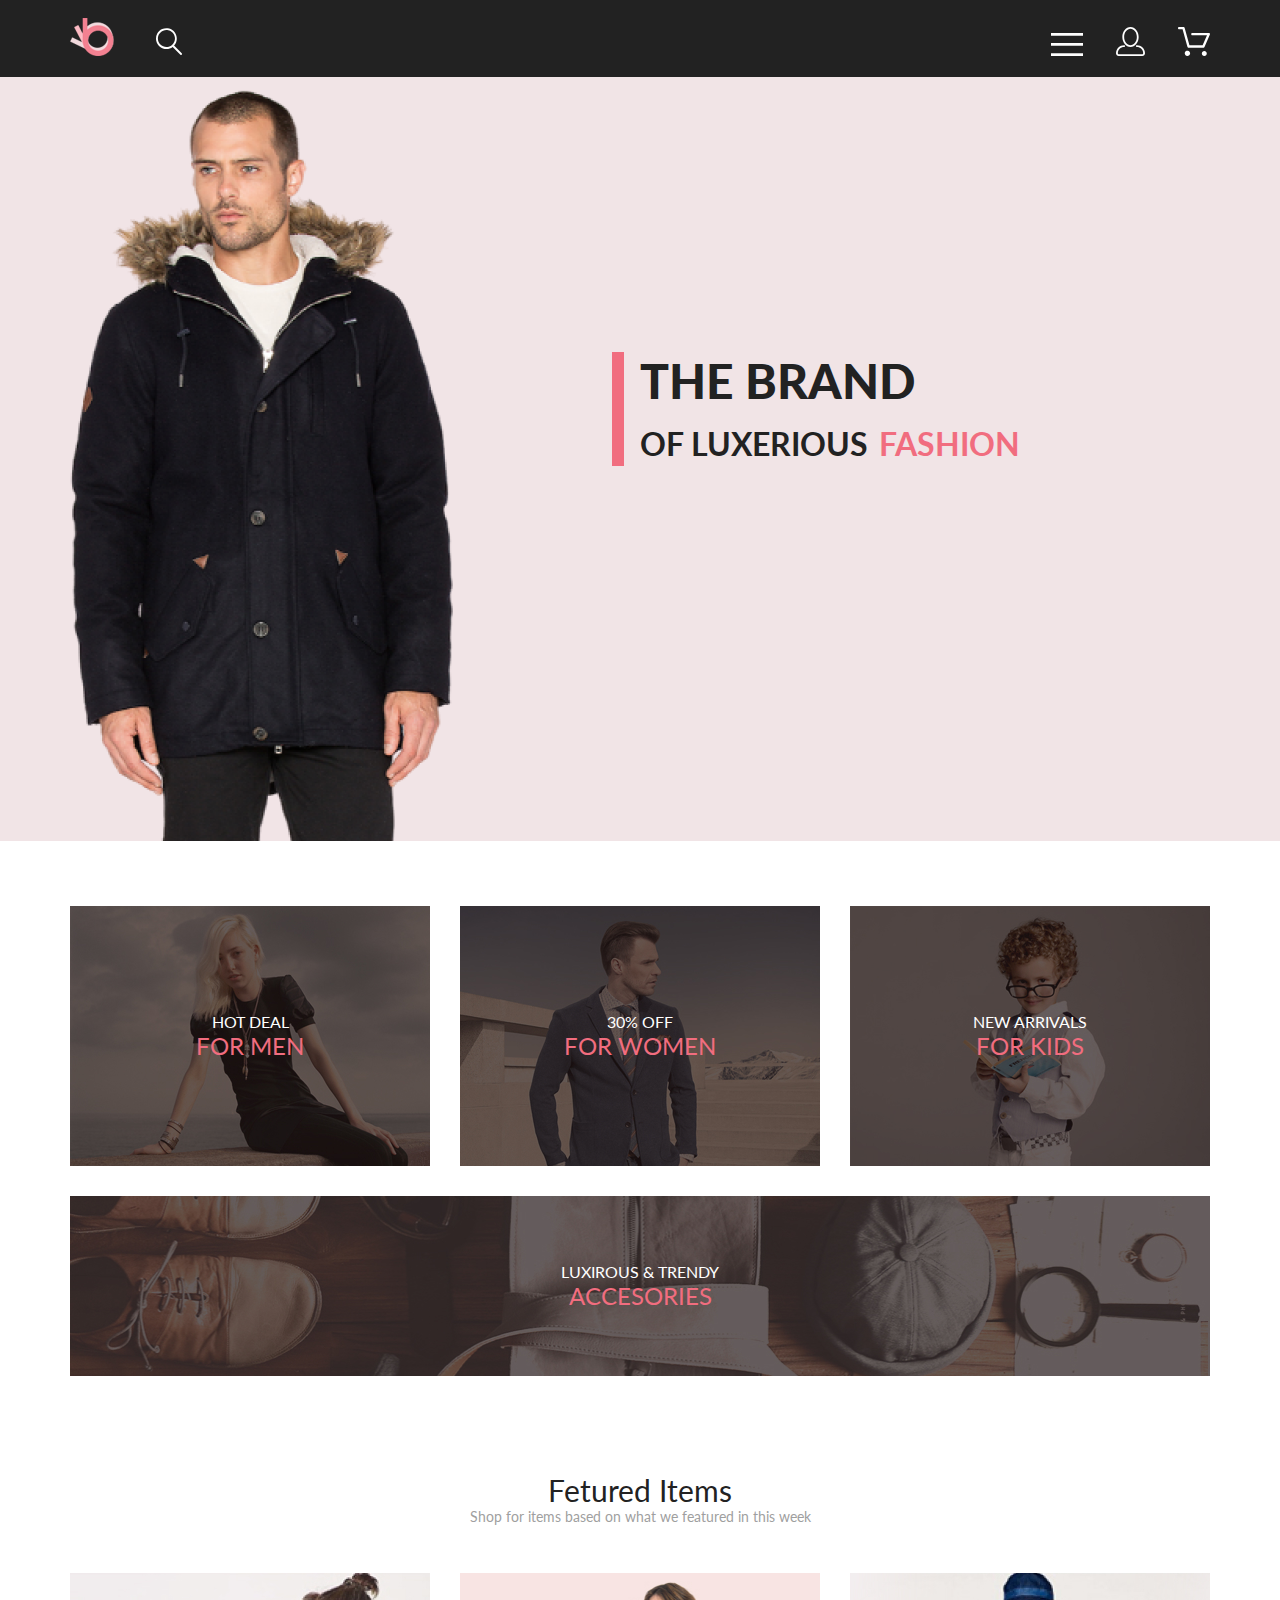
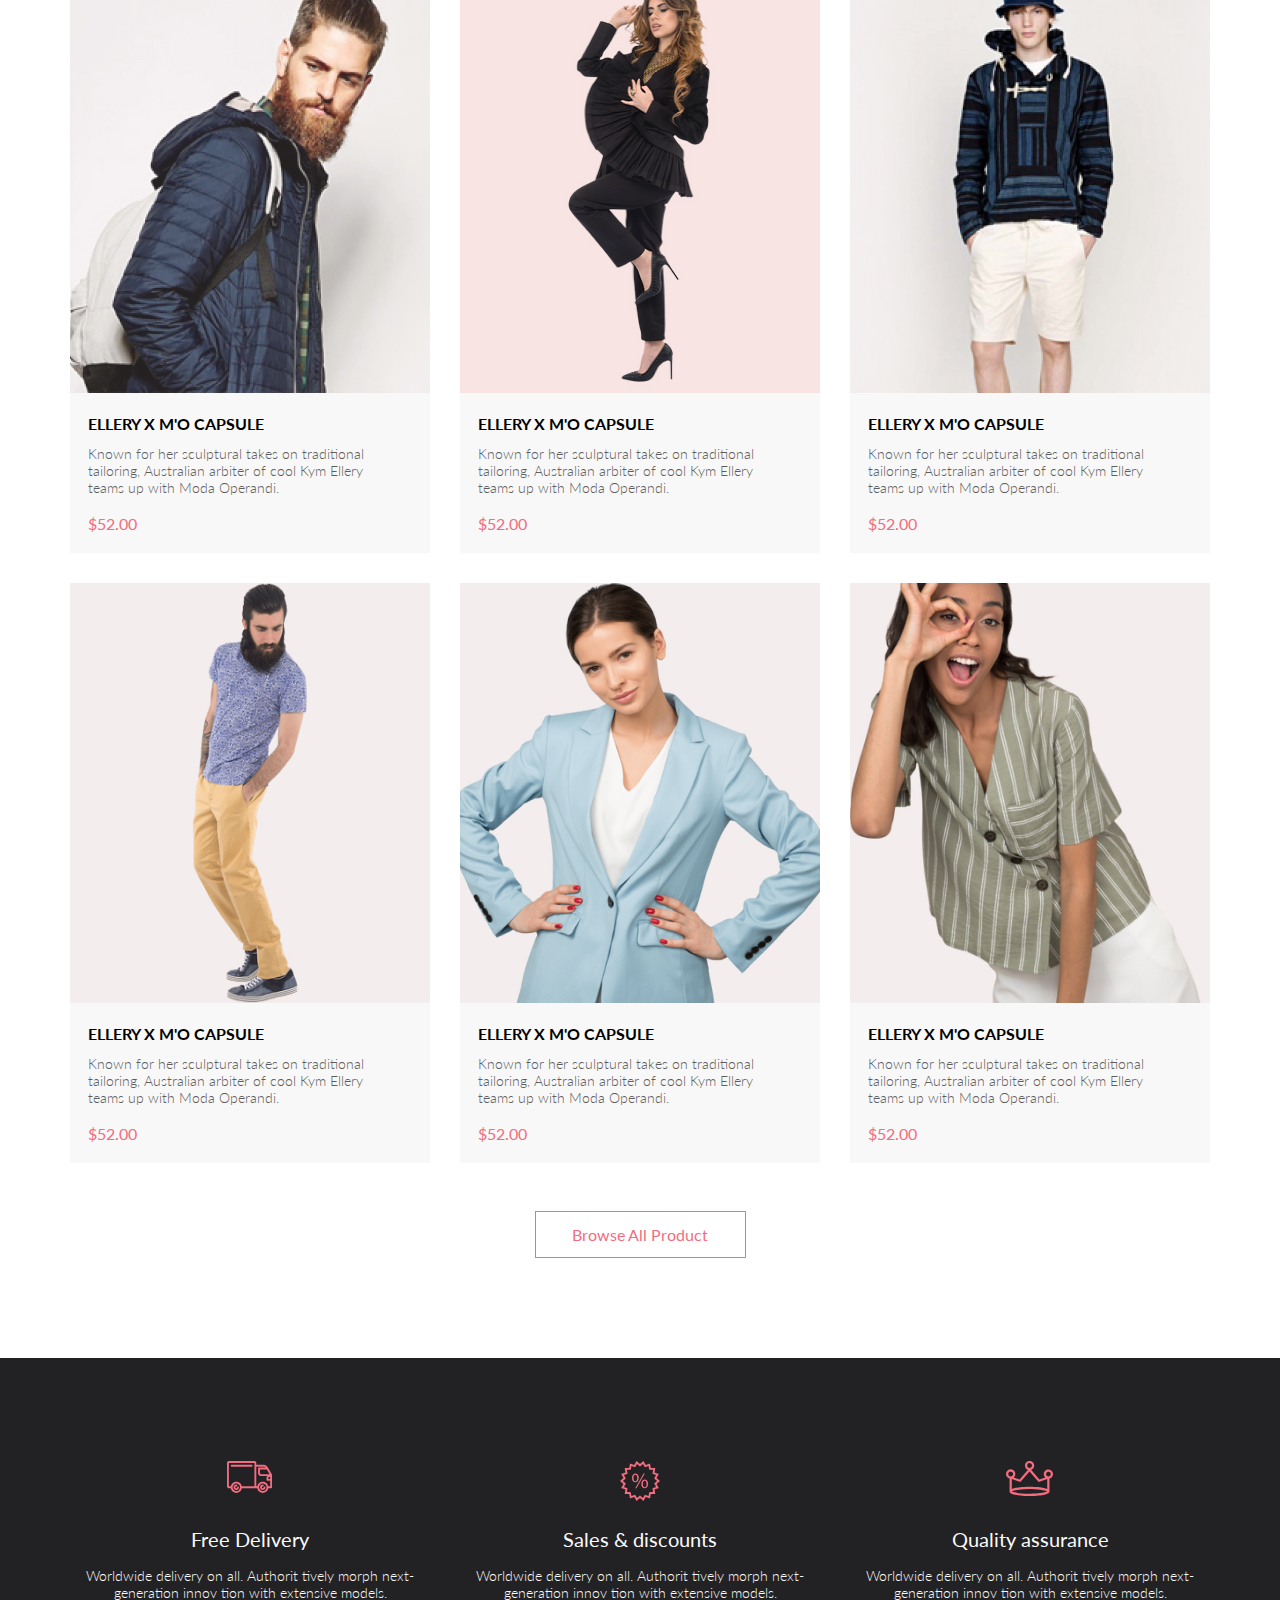
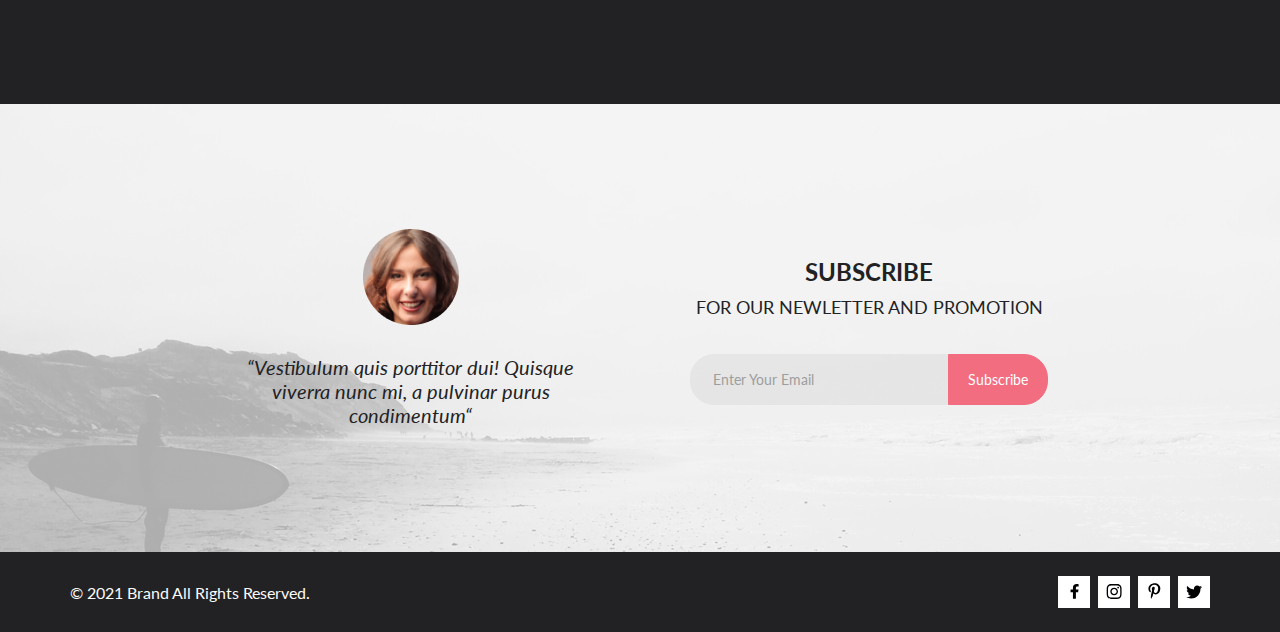
<file: index.html>
<!DOCTYPE html>
<html lang="en">

<head>
    <meta charset="UTF-8">
    <meta http-equiv="X-UA-Compatible" content="IE=edge">
    <meta name="viewport" content="width=device-width, initial-scale=1.0">
    <title>Lesson-7</title>
    <link rel="preconnect" href="https://fonts.gstatic.com">
    <link href="https://fonts.googleapis.com/css2?family=Lato:ital,wght@0,300;0,400;0,700;0,900;1,400&display=swap"
        rel="stylesheet">
    <link rel="stylesheet" href="css/style.css">
</head>

<body>
    <header class="header">
        <nav class="header-wrap wrap">
            <ul class="header-menu header-left">
                <li class="header-menu-left-item">
                    <a href="index.html"><img class="header-menu-logo" src="img/logo.png" alt="Главная" width="44"
                            height="38">
                    </a>
                </li>
                <li class="header-menu-left-item header-menu-search">
                    <a href="#">
                        <svg class="header-menu-icon" width="27" height="28" viewBox="0 0 27 28"
                            xmlns="http://www.w3.org/2000/svg">
                            <path
                                d="M19.0586 17.6249C20.6703 15.8648 21.6272 13.6038 21.7688 11.2215C21.9103 8.8392 21.2279 6.48075 19.836 4.5422C18.4441 2.60365 16.4275 1.20306 14.125 0.575643C11.8224 -0.0517774 9.37412 0.132183 7.19119 1.09663C5.00826 2.06108 3.22365 3.74727 2.13706 5.87205C1.05047 7.99682 0.728077 10.4308 1.22402 12.7652C1.71996 15.0996 3.00403 17.1922 4.8606 18.6917C6.71717 20.1912 9.03316 21.0063 11.4196 20.9999C13.672 21.003 15.8635 20.269 17.6597 18.9099L25.4076 26.7169C25.4931 26.806 25.5956 26.8771 25.7089 26.926C25.8222 26.975 25.9442 27.0008 26.0676 27.0019C26.1913 27.0023 26.3138 26.9772 26.4273 26.9282C26.5409 26.8792 26.6431 26.8072 26.7276 26.7169C26.9016 26.536 26.9987 26.2949 26.9987 26.0439C26.9987 25.793 26.9016 25.5518 26.7276 25.3709L19.0586 17.6249ZM2.88565 10.4999C2.89848 8.81465 3.40996 7.17089 4.35561 5.77587C5.30126 4.38086 6.63875 3.29703 8.19946 2.66102C9.76017 2.02501 11.4742 1.86529 13.1256 2.202C14.7769 2.53871 16.2917 3.35678 17.4788 4.55307C18.6659 5.74935 19.4722 7.27031 19.7962 8.92421C20.1202 10.5781 19.9473 12.2909 19.2993 13.8467C18.6512 15.4024 17.5571 16.7315 16.1549 17.6664C14.7526 18.6013 13.105 19.1001 11.4196 19.0999C9.14819 19.0891 6.97384 18.1774 5.37386 16.5651C3.77388 14.9527 2.879 12.7714 2.88565 10.4999Z" />
                        </svg>
                    </a>
                </li>
            </ul>
            <ul class="header-menu headedr-right">
                <li class="header-menu-right-item">
                    <input id="burger-menu" type="checkbox" class="hidden">
                    <label for="burger-menu">
                        <svg class="header-menu-icon" width="32" height="23" viewBox="0 0 32 23"
                            xmlns="http://www.w3.org/2000/svg">
                            <path d="M0 23V20.31H32V23H0ZM0 12.76V10.07H32V12.76H0ZM0 2.69V0H32V2.69H0Z" />
                        </svg>
                    </label>
                    <div class="menu">
                        <ul class="main-wrap">
                            <li class="menu-item">MAN
                                <ul class="menu-sub">
                                    <li class="menu-sub-item">Accessories</li>
                                    <li class="menu-sub-item">Bags</li>
                                    <li class="menu-sub-item">Denim</li>
                                    <li class="menu-sub-item">T-Shirts</li>
                                </ul>
                            </li>
                            <li class="menu-item">WOMAN
                                <ul class="menu-sub">
                                    <li class="menu-sub-item">Accessories</li>
                                    <li class="menu-sub-item">Jackets & Coats</li>
                                    <li class="menu-sub-item">Polos</li>
                                    <li class="menu-sub-item">T-Shirts</li>
                                    <li class="menu-sub-item">Shirts</li>
                                </ul>
                            </li>
                            <li class="menu-item">KIDS
                                <ul class="menu-sub">
                                    <li class="menu-sub-item">Accessories</li>
                                    <li class="menu-sub-item">Jackets & Coats</li>
                                    <li class="menu-sub-item">Polos</li>
                                    <li class="menu-sub-item">T-Shirts</li>
                                    <li class="menu-sub-item">Shirts</li>
                                    <li class="menu-sub-item">Bags</li>
                                </ul>
                            </li>
                        </ul>
                        <div class="menu-close-wrap">
                            <label class="menu-close-bttn" for="burger-menu">
                                <svg class="menu-close-icon" width="13" height="13" viewBox="0 0 13 13"
                                    xmlns="http://www.w3.org/2000/svg">
                                    <path
                                        d="M7.4158 6.00409L11.7158 1.71409C11.9041 1.52579 12.0099 1.27039 12.0099 1.00409C12.0099 0.73779 11.9041 0.482395 11.7158 0.294092C11.5275 0.105788 11.2721 0 11.0058 0C10.7395 0 10.4841 0.105788 10.2958 0.294092L6.0058 4.59409L1.7158 0.294092C1.52749 0.105788 1.2721 -1.9841e-09 1.0058 0C0.739497 1.9841e-09 0.484102 0.105788 0.295798 0.294092C0.107495 0.482395 0.0017066 0.73779 0.0017066 1.00409C0.0017066 1.27039 0.107495 1.52579 0.295798 1.71409L4.5958 6.00409L0.295798 10.2941C0.20207 10.3871 0.127676 10.4977 0.0769072 10.6195C0.0261385 10.7414 0 10.8721 0 11.0041C0 11.1361 0.0261385 11.2668 0.0769072 11.3887C0.127676 11.5105 0.20207 11.6211 0.295798 11.7141C0.388761 11.8078 0.499362 11.8822 0.621222 11.933C0.743081 11.9838 0.873786 12.0099 1.0058 12.0099C1.13781 12.0099 1.26852 11.9838 1.39038 11.933C1.51223 11.8822 1.62284 11.8078 1.7158 11.7141L6.0058 7.41409L10.2958 11.7141C10.3888 11.8078 10.4994 11.8822 10.6212 11.933C10.7431 11.9838 10.8738 12.0099 11.0058 12.0099C11.1378 12.0099 11.2685 11.9838 11.3904 11.933C11.5122 11.8822 11.6228 11.8078 11.7158 11.7141C11.8095 11.6211 11.8839 11.5105 11.9347 11.3887C11.9855 11.2668 12.0116 11.1361 12.0116 11.0041C12.0116 10.8721 11.9855 10.7414 11.9347 10.6195C11.8839 10.4977 11.8095 10.3871 11.7158 10.2941L7.4158 6.00409Z" />
                                </svg>
                            </label>
                        </div>
                    </div>
                </li>
                <li class="header-menu-right-item header-menu-reg">
                    <a href="registration.html">
                        <svg class="header-menu-icon" width="29" height="29" viewBox="0 0 29 29"
                            xmlns="http://www.w3.org/2000/svg">
                            <path
                                d="M14.5 19.937C19 19.937 22.656 15.464 22.656 9.968C22.656 4.472 19 0 14.5 0C13.3631 0.0217413 12.2463 0.303398 11.2351 0.823397C10.2239 1.34339 9.34507 2.08794 8.66602 3C7.12663 4.99573 6.30819 7.45381 6.34399 9.974C6.34399 15.465 10 19.937 14.5 19.937ZM14.5 1.813C18 1.813 20.844 5.472 20.844 9.969C20.844 14.466 17.998 18.125 14.5 18.125C11.002 18.125 8.15603 14.465 8.15503 9.969C8.15403 5.473 11 1.813 14.5 1.813ZM20.844 18.125C20.6036 18.125 20.373 18.2205 20.203 18.3905C20.033 18.5605 19.9375 18.7911 19.9375 19.0315C19.9375 19.2719 20.033 19.5025 20.203 19.6725C20.373 19.8425 20.6036 19.938 20.844 19.938C22.526 19.9399 24.1386 20.6088 25.3279 21.7982C26.5172 22.9875 27.1861 24.6 27.188 26.282C27.1875 26.5221 27.0918 26.7523 26.922 26.9221C26.7522 27.0918 26.5221 27.1875 26.282 27.188H2.71997C2.47985 27.1875 2.24975 27.0918 2.07996 26.9221C1.91016 26.7523 1.81449 26.5221 1.81396 26.282C1.81608 24.6001 2.48517 22.9877 3.67444 21.7985C4.86371 20.6092 6.47608 19.9401 8.15796 19.938C8.39824 19.938 8.62868 19.8425 8.79858 19.6726C8.96849 19.5027 9.06396 19.2723 9.06396 19.032C9.06396 18.7917 8.96849 18.5613 8.79858 18.3914C8.62868 18.2215 8.39824 18.126 8.15796 18.126C5.99541 18.1279 3.92201 18.9875 2.39258 20.5164C0.863144 22.0453 0.00264777 24.1185 0 26.281C0.000794067 27.0019 0.287502 27.693 0.797241 28.2027C1.30698 28.7125 1.99811 28.9992 2.71899 29H26.282C27.0027 28.9989 27.6936 28.7121 28.2031 28.2024C28.7126 27.6927 28.9992 27.0017 29 26.281C28.9974 24.1187 28.1372 22.0457 26.6083 20.5168C25.0793 18.9878 23.0063 18.1276 20.844 18.125Z" />
                        </svg>
                    </a>
                </li>
                <li class="header-menu-right-item header-menu-cart">
                    <a href="cart.html">
                        <svg class="header-menu-icon" width="32" height="29" viewBox="0 0 32 29"
                            xmlns="http://www.w3.org/2000/svg">
                            <path
                                d="M26.2 29C25.5522 28.9738 24.9405 28.6948 24.4962 28.2227C24.0519 27.7506 23.8104 27.1232 23.8235 26.475C23.8366 25.8269 24.1033 25.2097 24.5663 24.7559C25.0293 24.3022 25.6518 24.048 26.3 24.048C26.9483 24.048 27.5707 24.3022 28.0337 24.7559C28.4967 25.2097 28.7634 25.8269 28.7765 26.475C28.7896 27.1232 28.5481 27.7506 28.1038 28.2227C27.6594 28.6948 27.0478 28.9738 26.4 29H26.2ZM6.75195 26.32C6.75195 25.79 6.90913 25.2718 7.20361 24.8311C7.4981 24.3904 7.91667 24.0469 8.40637 23.844C8.89608 23.6412 9.43497 23.5881 9.95483 23.6915C10.4747 23.7949 10.9522 24.0502 11.327 24.425C11.7018 24.7998 11.9571 25.2773 12.0605 25.7972C12.164 26.317 12.1108 26.8559 11.908 27.3456C11.7051 27.8353 11.3616 28.2539 10.9209 28.5483C10.4802 28.8428 9.96206 29 9.43201 29C9.0799 29.0003 8.73114 28.9311 8.40576 28.7966C8.08038 28.662 7.78472 28.4646 7.53564 28.2158C7.28657 27.9669 7.08903 27.6713 6.95422 27.3461C6.81942 27.0208 6.75 26.6721 6.75 26.32H6.75195ZM10.552 20.686C10.2926 20.6868 10.04 20.6024 9.83313 20.4457C9.62629 20.2891 9.47661 20.0689 9.40698 19.819L4.57397 2.36401H1.18103C0.867544 2.36401 0.566883 2.23947 0.345215 2.01781C0.123547 1.79614 -0.000976562 1.49549 -0.000976562 1.18201C-0.000976562 0.868519 0.123547 0.567873 0.345215 0.346205C0.566883 0.124537 0.867544 5.81268e-06 1.18103 5.81268e-06H5.46204C5.72153 -0.00080736 5.97406 0.0837201 6.18079 0.240568C6.38751 0.397416 6.53686 0.617884 6.60596 0.868006L11.439 18.323H24.6169L29 8.27501H14.4C14.2418 8.27961 14.0844 8.25242 13.9369 8.19507C13.7894 8.13771 13.6549 8.05134 13.5414 7.94108C13.4279 7.83082 13.3376 7.69891 13.276 7.55315C13.2144 7.40739 13.1826 7.25075 13.1826 7.0925C13.1826 6.93426 13.2144 6.77762 13.276 6.63186C13.3376 6.4861 13.4279 6.35419 13.5414 6.24393C13.6549 6.13367 13.7894 6.0473 13.9369 5.98994C14.0844 5.93259 14.2418 5.90541 14.4 5.91001H30.813C31.0087 5.90996 31.2013 5.95866 31.3734 6.05172C31.5456 6.14478 31.6918 6.27926 31.799 6.44301C31.9068 6.60729 31.9724 6.79569 31.9899 6.99145C32.0073 7.18721 31.9762 7.38424 31.899 7.565L26.494 19.977C26.4016 20.1876 26.25 20.3668 26.0575 20.4927C25.865 20.6186 25.64 20.6858 25.41 20.686H10.552Z" />
                        </svg>
                    </a>
                </li>
            </ul>
        </nav>
    </header>

    <main class="content">
        <div class="first-page">
            <div class="first-page-wrap wrap">
                <h1 class="first-page-heading1">THE BRAND<br>
                    <span class="first-page-heading2">OF LUXERIOUS</span> <span
                        class="first-page-heading3">FASHION</span>
                </h1>
            </div>
        </div>
        <div class="offer wrap">
            <div class="offer-list">
                <div class="offer-item">
                    <img class="offer-item-img" src="img/offer1.jpg" alt="offer-1">
                    <div class="offer-item-text">
                        <p class="offer-item-desc">HOT DEAL</p>
                        <p class="offer-item-title">FOR MEN</p>
                    </div>
                </div>
                <div class="offer-item">
                    <img class="offer-item-img" src="img/offer2.jpg" alt="offer-1">
                    <div class="offer-item-text">
                        <p class="offer-item-desc">30% OFF</p>
                        <p class="offer-item-title">FOR WOMEN</p>
                    </div>
                </div>
                <div class="offer-item">
                    <img class="offer-item-img" src="img/offer3.jpg" alt="offer-1">
                    <div class="offer-item-text">
                        <p class="offer-item-desc">NEW ARRIVALS</p>
                        <p class="offer-item-title">FOR KIDS</p>
                    </div>
                </div>
            </div>
            <div class="offer-full-width">
                <img class="offer-item-img" src="img/offer4.jpg" alt="offer-4">
                <div class="offer-item-text">
                    <p class="offer-item-desc">LUXIROUS & TRENDY</p>
                    <p class="offer-item-title">ACCESORIES</p>
                </div>
            </div>
        </div>

        <section class="fetured-items">
            <h2 class="product-heading">Fetured Items</h2>
            <p class="product-desc">Shop for items based on what we featured in this week</p>
        </section>

        <div class="catalogs padding-top-48 wrap">
            <div class="catalogs-card">
                <div class="product-card-item">
                    <div class="product-card-img-brd">
                        <img class="product-card-img" src="img/product-1.jpg" alt="Товар">
                    </div>
                    <div class="product-card-overlay">
                        <button class="product-card-bttn">
                            <img class="product-card-bttn-img" src="img/add-to-card-cat.svg" alt="Добавить в корзину">
                            Add to Cart</button>
                    </div>
                    <div class="product-card-text">
                        <h4 class="product-card-title">ELLERY X M'O CAPSULE</h4>
                        <p class="product-card-desc">Known for her sculptural takes on traditional tailoring, Australian
                            arbiter of cool Kym Ellery teams up with Moda Operandi.</p>
                        <p class="product-card-price">$52.00</p>
                    </div>
                </div>
                <div class="product-card-item">
                    <div class="product-card-img-brd">
                        <img class="product-card-img" src="img/product-2.jpg" alt="Товар">
                    </div>
                    <div class="product-card-overlay">
                        <button class="product-card-bttn">
                            <img class="product-card-bttn-img" src="img/add-to-card-cat.svg" alt="Добавить в корзину">
                            Add to Cart</button>
                    </div>
                    <div class="product-card-text">
                        <h4 class="product-card-title">ELLERY X M'O CAPSULE</h4>
                        <p class="product-card-desc">Known for her sculptural takes on traditional tailoring, Australian
                            arbiter of cool Kym Ellery teams up with Moda Operandi.</p>
                        <p class="product-card-price">$52.00</p>
                    </div>
                </div>
                <div class="product-card-item">
                    <div class="product-card-img-brd">
                        <img class="product-card-img" src="img/product-3.jpg" alt="Товар">
                    </div>
                    <div class="product-card-overlay">
                        <button class="product-card-bttn">
                            <img class="product-card-bttn-img" src="img/add-to-card-cat.svg" alt="Добавить в корзину">
                            Add to Cart</button>
                    </div>
                    <div class="product-card-text">
                        <h4 class="product-card-title">ELLERY X M'O CAPSULE</h4>
                        <p class="product-card-desc">Known for her sculptural takes on traditional tailoring, Australian
                            arbiter of cool Kym Ellery teams up with Moda Operandi.</p>
                        <p class="product-card-price">$52.00</p>
                    </div>
                </div>
                <div class="product-card-item">
                    <div class="product-card-img-brd">
                        <img class="product-card-img" src="img/product-4.jpg" alt="Товар">
                    </div>
                    <div class="product-card-overlay">
                        <button class="product-card-bttn">
                            <img class="product-card-bttn-img" src="img/add-to-card-cat.svg" alt="Добавить в корзину">
                            Add to Cart</button>
                    </div>
                    <div class="product-card-text">
                        <h4 class="product-card-title">ELLERY X M'O CAPSULE</h4>
                        <p class="product-card-desc">Known for her sculptural takes on traditional tailoring, Australian
                            arbiter of cool Kym Ellery teams up with Moda Operandi.</p>
                        <p class="product-card-price">$52.00</p>
                    </div>
                </div>
                <div class="product-card-item">
                    <div class="product-card-img-brd">
                        <img class="product-card-img" src="img/product-5.jpg" alt="Товар">
                    </div>
                    <div class="product-card-overlay">
                        <button class="product-card-bttn">
                            <img class="product-card-bttn-img" src="img/add-to-card-cat.svg" alt="Добавить в корзину">
                            Add to Cart</button>
                    </div>
                    <div class="product-card-text">
                        <h4 class="product-card-title">ELLERY X M'O CAPSULE</h4>
                        <p class="product-card-desc">Known for her sculptural takes on traditional tailoring, Australian
                            arbiter of cool Kym Ellery teams up with Moda Operandi.</p>
                        <p class="product-card-price">$52.00</p>
                    </div>
                </div>
                <div class="product-card-item">
                    <div class="product-card-img-brd">
                        <img class="product-card-img" src="img/product-6.jpg" alt="Товар">
                    </div>
                    <div class="product-card-overlay">
                        <button class="product-card-bttn">
                            <img class="product-card-bttn-img" src="img/add-to-card-cat.svg" alt="Добавить в корзину">
                            Add to Cart</button>
                    </div>
                    <div class="product-card-text">
                        <h4 class="product-card-title">ELLERY X M'O CAPSULE</h4>
                        <p class="product-card-desc">Known for her sculptural takes on traditional tailoring, Australian
                            arbiter of cool Kym Ellery teams up with Moda Operandi.</p>
                        <p class="product-card-price">$52.00</p>
                    </div>
                </div>
            </div>
            <button class="product-all-bttn margin-top-18">Browse All Product</button>
        </div>

        <div class="feature-container">
            <div class="feature-wrap wrap">
                <div class="feature-item">
                    <div class="feature-img">
                        <img class="feature-img-src" src="img/feature1.svg" alt="offer-1">
                    </div>
                    <p class="feature-title">Free Delivery</p>
                    <p class="feature-desc">Worldwide delivery on all. Authorit tively morph next-generation innov
                        tion with extensive models.</p>
                </div>
                <div class="feature-item">
                    <div class="feature-img">
                        <img class="feature-img-src" src="img/feature2.svg" alt="offer-2">
                    </div>
                    <p class="feature-title">Sales & discounts</p>
                    <p class="feature-desc">Worldwide delivery on all. Authorit tively morph next-generation innov
                        tion with extensive models.</p>
                </div>
                <div class="feature-item">
                    <div class="feature-img">
                        <img class="feature-img-src" src="img/feature3.svg" alt="offer-3">
                    </div>
                    <p class="feature-title">Quality assurance</p>
                    <p class="feature-desc">Worldwide delivery on all. Authorit tively morph next-generation innov
                        tion with extensive models.</p>
                </div>
            </div>
        </div>
    </main>

    <aside class="feedback">
        <div class="feedback-wrap wrap">
            <div class="feedback-face">
                <img class="feedback-face-img" src="img/footer-face.png" alt="author">
                <p class="feedback-face-desc">“Vestibulum quis porttitor dui! Quisque viverra nunc mi, a pulvinar
                    purus condimentum“</p>
            </div>
            <div class="subscribe">
                <p class="subscribe-desc1">SUBSCRIBE</p>
                <p class="subscribe-desc2">FOR OUR NEWLETTER AND PROMOTION</p>
                <form class="subscribe-form" action="#">
                    <input class="subscribe-email" type="email" placeholder="Enter Your Email">
                    <button class="subscribe-submit" type="submit">Subscribe</button>
                </form>
            </div>
        </div>
    </aside>

    <footer class="footer">
        <div class="footer-wrap wrap">
            <p class="footer-copyright">© 2021 Brand All Rights Reserved.</p>
            <ul class="footer-soc-menu">
                <li class="footer-soc-item">
                    <a href="#">
                        <svg width="9" height="15" viewBox="0 0 9 15" xmlns="http://www.w3.org/2000/svg">
                            <path
                                d="M8.08836 8.28L8.50686 5.61602H5.89022V3.88729C5.89022 3.15847 6.25574 2.44806 7.42765 2.44806H8.61722V0.179975C8.61722 0.179975 7.53772 0 6.50561 0C4.35073 0 2.9422 1.27593 2.9422 3.5857V5.61602H0.546875V8.28H2.9422V14.72H5.89022V8.28H8.08836Z" />
                        </svg>
                    </a>
                </li>
                <li class="footer-soc-item">
                    <a href="#">
                        <svg width="16" height="15" viewBox="0 0 16 15" xmlns="http://www.w3.org/2000/svg">
                            <path
                                d="M8.13677 3.68162C6.02163 3.68162 4.31555 5.38494 4.31555 7.49666C4.31555 9.60838 6.02163 11.3117 8.13677 11.3117C10.2519 11.3117 11.958 9.60838 11.958 7.49666C11.958 5.38494 10.2519 3.68162 8.13677 3.68162ZM8.13677 9.97693C6.76991 9.97693 5.65248 8.86463 5.65248 7.49666C5.65248 6.12869 6.76658 5.01639 8.13677 5.01639C9.50695 5.01639 10.6211 6.12869 10.6211 7.49666C10.6211 8.86463 9.50363 9.97693 8.13677 9.97693ZM13.0056 3.52557C13.0056 4.02029 12.6065 4.41541 12.1143 4.41541C11.6188 4.41541 11.223 4.01697 11.223 3.52557C11.223 3.03416 11.6221 2.63572 12.1143 2.63572C12.6065 2.63572 13.0056 3.03416 13.0056 3.52557ZM15.5364 4.42869C15.4799 3.2367 15.2072 2.18084 14.3325 1.31092C13.4612 0.440997 12.4036 0.168732 11.2097 0.108966C9.9792 0.0392395 6.29101 0.0392395 5.0605 0.108966C3.8699 0.165411 2.81233 0.437677 1.93768 1.3076C1.06302 2.17752 0.793639 3.23338 0.733776 4.42537C0.663937 5.65389 0.663937 9.33611 0.733776 10.5646C0.790313 11.7566 1.06302 12.8125 1.93768 13.6824C2.81233 14.5523 3.86658 14.8246 5.0605 14.8844C6.29101 14.9541 9.9792 14.9541 11.2097 14.8844C12.4036 14.8279 13.4612 14.5556 14.3325 13.6824C15.2039 12.8125 15.4766 11.7566 15.5364 10.5646C15.6063 9.33611 15.6063 5.65721 15.5364 4.42869ZM13.9468 11.8828C13.6874 12.5336 13.1852 13.0349 12.53 13.2972C11.5489 13.6857 9.22094 13.5961 8.13677 13.5961C7.05259 13.5961 4.72128 13.6824 3.74353 13.2972C3.09169 13.0383 2.58951 12.5369 2.32678 11.8828C1.93768 10.9033 2.02747 8.57908 2.02747 7.49666C2.02747 6.41424 1.941 4.0867 2.32678 3.11053C2.58619 2.45975 3.08837 1.95838 3.74353 1.69608C4.72461 1.3076 7.05259 1.39725 8.13677 1.39725C9.22094 1.39725 11.5523 1.31092 12.53 1.69608C13.1818 1.95506 13.684 2.45643 13.9468 3.11053C14.3359 4.09002 14.2461 6.41424 14.2461 7.49666C14.2461 8.57908 14.3359 10.9066 13.9468 11.8828Z" />
                        </svg>
                    </a>
                </li>
                <li class="footer-soc-item">
                    <a href="#">
                        <svg width="13" height="16" viewBox="0 0 13 16" xmlns="http://www.w3.org/2000/svg">
                            <path
                                d="M6.7402 0.203125C3.55552 0.203125 0.408081 2.34063 0.408081 5.8C0.408081 8 1.63726 9.25 2.38221 9.25C2.68951 9.25 2.86643 8.3875 2.86643 8.14375C2.86643 7.85313 2.13079 7.23438 2.13079 6.025C2.13079 3.5125 4.03043 1.73125 6.48878 1.73125C8.60259 1.73125 10.167 2.94062 10.167 5.1625C10.167 6.82187 9.50585 9.93437 7.3641 9.93437C6.59121 9.93437 5.93006 9.37187 5.93006 8.56563C5.93006 7.38438 6.74951 6.24062 6.74951 5.02187C6.74951 2.95312 3.83487 3.32812 3.83487 5.82812C3.83487 6.35313 3.90006 6.93437 4.13286 7.4125C3.70451 9.26875 2.82919 12.0344 2.82919 13.9469C2.82919 14.5375 2.91299 15.1188 2.96886 15.7094C3.0744 15.8281 3.02163 15.8156 3.18304 15.7563C4.74744 13.6 4.69157 13.1781 5.39928 10.3562C5.78107 11.0875 6.76814 11.4812 7.55034 11.4812C10.8468 11.4812 12.3274 8.24688 12.3274 5.33125C12.3274 2.22813 9.66415 0.203125 6.7402 0.203125Z" />
                        </svg>
                    </a>
                </li>
                <li class="footer-soc-item">
                    <a href="#">
                        <svg width="17" height="14" viewBox="0 0 17 14" xmlns="http://www.w3.org/2000/svg">
                            <path
                                d="M14.4181 3.74107C14.4281 3.88319 14.4281 4.02535 14.4281 4.16747C14.4281 8.50247 11.1509 13.4974 5.16096 13.4974C3.31558 13.4974 1.60132 12.9593 0.159302 12.0253C0.421495 12.0558 0.673569 12.0659 0.94585 12.0659C2.46851 12.0659 3.8702 11.5482 4.98953 10.6649C3.5576 10.6345 2.3576 9.69032 1.94415 8.39081C2.14585 8.42125 2.34751 8.44156 2.5593 8.44156C2.85172 8.44156 3.14418 8.40094 3.41643 8.32991C1.92401 8.02531 0.80465 6.70553 0.80465 5.11163V5.07103C1.23825 5.31469 1.74249 5.46697 2.2769 5.48725C1.39959 4.89841 0.824826 3.89335 0.824826 2.75628C0.824826 2.14716 0.98614 1.58878 1.26851 1.10147C2.87187 3.09131 5.28195 4.39078 7.98443 4.53294C7.93403 4.28928 7.90376 4.0355 7.90376 3.78169C7.90376 1.97457 9.35586 0.502502 11.1609 0.502502C12.0987 0.502502 12.9457 0.89844 13.5407 1.53803C14.2768 1.39591 14.9827 1.12178 15.6079 0.746159C15.3659 1.5076 14.8516 2.14719 14.176 2.55325C14.8315 2.48222 15.4668 2.29944 16.0516 2.04566C15.608 2.69538 15.0533 3.27403 14.4181 3.74107Z" />
                        </svg>
                    </a>
                </li>
            </ul>
        </div>
    </footer>
</body>

</html>
</file>
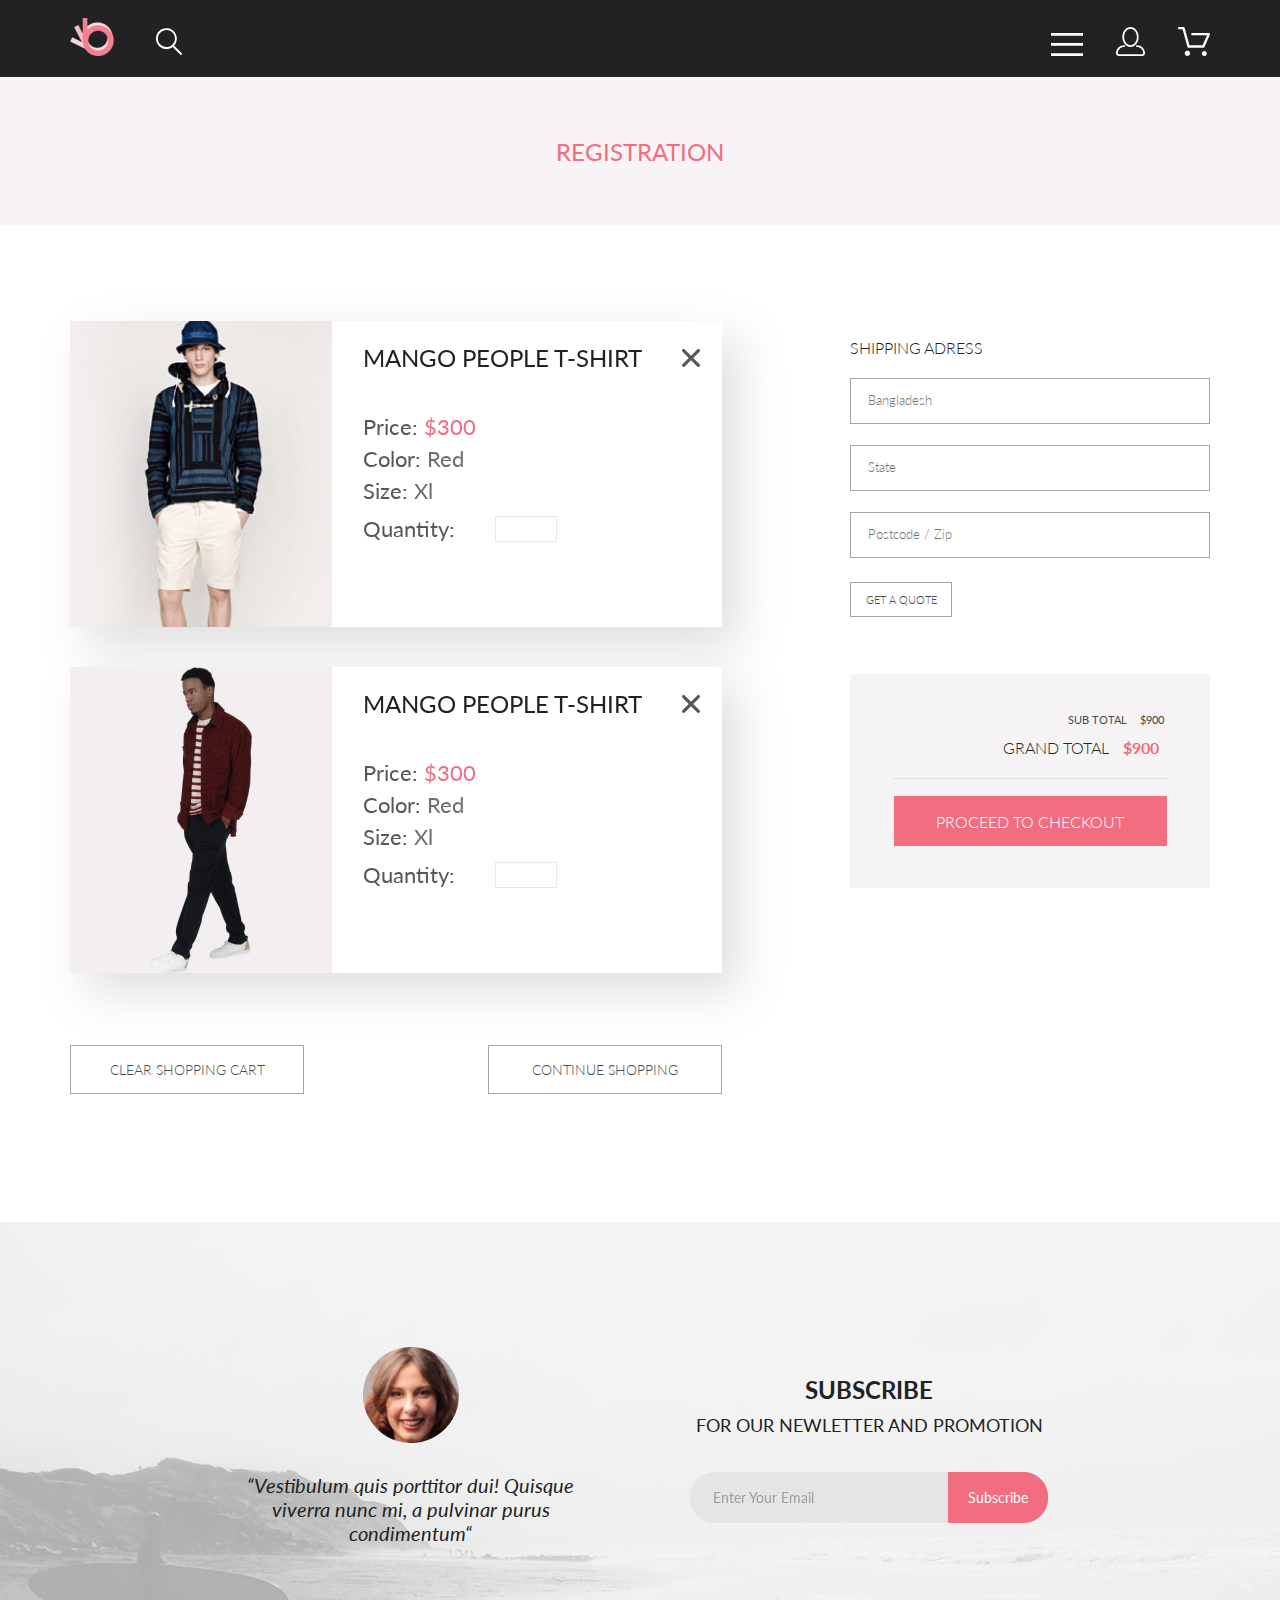
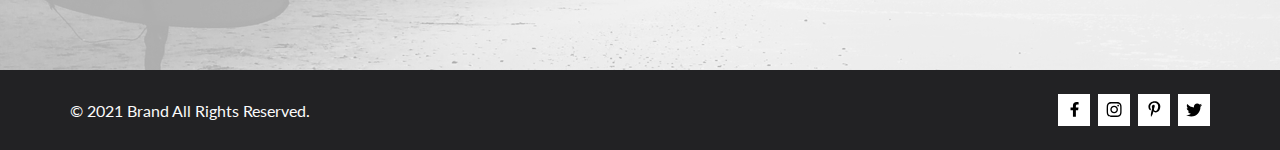
<file: cart.html>
<!DOCTYPE html>
<html lang="en">

<head>
    <meta charset="UTF-8">
    <meta http-equiv="X-UA-Compatible" content="IE=edge">
    <meta name="viewport" content="width=device-width, initial-scale=1.0">
    <title>Lesson-7</title>
    <link rel="preconnect" href="https://fonts.gstatic.com">
    <link href="https://fonts.googleapis.com/css2?family=Lato:ital,wght@0,300;0,400;0,700;0,900;1,400&display=swap"
        rel="stylesheet">
    <link rel="stylesheet" href="css/style.css">
</head>

<body>
    <header class="header">
        <nav class="header-wrap wrap">
            <ul class="header-menu header-left">
                <li class="header-menu-left-item">
                    <a href="index.html"><img class="header-menu-logo" src="img/logo.png" alt="Главная" width="44"
                            height="38">
                    </a>
                </li>
                <li class="header-menu-left-item header-menu-search">
                    <a href="#">
                        <svg class="header-menu-icon" width="27" height="28" viewBox="0 0 27 28"
                            xmlns="http://www.w3.org/2000/svg">
                            <path
                                d="M19.0586 17.6249C20.6703 15.8648 21.6272 13.6038 21.7688 11.2215C21.9103 8.8392 21.2279 6.48075 19.836 4.5422C18.4441 2.60365 16.4275 1.20306 14.125 0.575643C11.8224 -0.0517774 9.37412 0.132183 7.19119 1.09663C5.00826 2.06108 3.22365 3.74727 2.13706 5.87205C1.05047 7.99682 0.728077 10.4308 1.22402 12.7652C1.71996 15.0996 3.00403 17.1922 4.8606 18.6917C6.71717 20.1912 9.03316 21.0063 11.4196 20.9999C13.672 21.003 15.8635 20.269 17.6597 18.9099L25.4076 26.7169C25.4931 26.806 25.5956 26.8771 25.7089 26.926C25.8222 26.975 25.9442 27.0008 26.0676 27.0019C26.1913 27.0023 26.3138 26.9772 26.4273 26.9282C26.5409 26.8792 26.6431 26.8072 26.7276 26.7169C26.9016 26.536 26.9987 26.2949 26.9987 26.0439C26.9987 25.793 26.9016 25.5518 26.7276 25.3709L19.0586 17.6249ZM2.88565 10.4999C2.89848 8.81465 3.40996 7.17089 4.35561 5.77587C5.30126 4.38086 6.63875 3.29703 8.19946 2.66102C9.76017 2.02501 11.4742 1.86529 13.1256 2.202C14.7769 2.53871 16.2917 3.35678 17.4788 4.55307C18.6659 5.74935 19.4722 7.27031 19.7962 8.92421C20.1202 10.5781 19.9473 12.2909 19.2993 13.8467C18.6512 15.4024 17.5571 16.7315 16.1549 17.6664C14.7526 18.6013 13.105 19.1001 11.4196 19.0999C9.14819 19.0891 6.97384 18.1774 5.37386 16.5651C3.77388 14.9527 2.879 12.7714 2.88565 10.4999Z" />
                        </svg>
                    </a>
                </li>
            </ul>
            <ul class="header-menu headedr-right">
                <li class="header-menu-right-item">
                    <input id="burger-menu" type="checkbox" class="hidden">
                    <label for="burger-menu">
                        <svg class="header-menu-icon" width="32" height="23" viewBox="0 0 32 23"
                            xmlns="http://www.w3.org/2000/svg">
                            <path d="M0 23V20.31H32V23H0ZM0 12.76V10.07H32V12.76H0ZM0 2.69V0H32V2.69H0Z" />
                        </svg>
                    </label>
                    <div class="menu">
                        <ul class="main-wrap">
                            <li class="menu-item">MAN
                                <ul class="menu-sub">
                                    <li class="menu-sub-item">Accessories</li>
                                    <li class="menu-sub-item">Bags</li>
                                    <li class="menu-sub-item">Denim</li>
                                    <li class="menu-sub-item">T-Shirts</li>
                                </ul>
                            </li>
                            <li class="menu-item">WOMAN
                                <ul class="menu-sub">
                                    <li class="menu-sub-item">Accessories</li>
                                    <li class="menu-sub-item">Jackets & Coats</li>
                                    <li class="menu-sub-item">Polos</li>
                                    <li class="menu-sub-item">T-Shirts</li>
                                    <li class="menu-sub-item">Shirts</li>
                                </ul>
                            </li>
                            <li class="menu-item">KIDS
                                <ul class="menu-sub">
                                    <li class="menu-sub-item">Accessories</li>
                                    <li class="menu-sub-item">Jackets & Coats</li>
                                    <li class="menu-sub-item">Polos</li>
                                    <li class="menu-sub-item">T-Shirts</li>
                                    <li class="menu-sub-item">Shirts</li>
                                    <li class="menu-sub-item">Bags</li>
                                </ul>
                            </li>
                        </ul>
                        <div class="menu-close-wrap">
                            <label class="menu-close-bttn" for="burger-menu">
                                <svg class="menu-close-icon" width="13" height="13" viewBox="0 0 13 13"
                                    xmlns="http://www.w3.org/2000/svg">
                                    <path
                                        d="M7.4158 6.00409L11.7158 1.71409C11.9041 1.52579 12.0099 1.27039 12.0099 1.00409C12.0099 0.73779 11.9041 0.482395 11.7158 0.294092C11.5275 0.105788 11.2721 0 11.0058 0C10.7395 0 10.4841 0.105788 10.2958 0.294092L6.0058 4.59409L1.7158 0.294092C1.52749 0.105788 1.2721 -1.9841e-09 1.0058 0C0.739497 1.9841e-09 0.484102 0.105788 0.295798 0.294092C0.107495 0.482395 0.0017066 0.73779 0.0017066 1.00409C0.0017066 1.27039 0.107495 1.52579 0.295798 1.71409L4.5958 6.00409L0.295798 10.2941C0.20207 10.3871 0.127676 10.4977 0.0769072 10.6195C0.0261385 10.7414 0 10.8721 0 11.0041C0 11.1361 0.0261385 11.2668 0.0769072 11.3887C0.127676 11.5105 0.20207 11.6211 0.295798 11.7141C0.388761 11.8078 0.499362 11.8822 0.621222 11.933C0.743081 11.9838 0.873786 12.0099 1.0058 12.0099C1.13781 12.0099 1.26852 11.9838 1.39038 11.933C1.51223 11.8822 1.62284 11.8078 1.7158 11.7141L6.0058 7.41409L10.2958 11.7141C10.3888 11.8078 10.4994 11.8822 10.6212 11.933C10.7431 11.9838 10.8738 12.0099 11.0058 12.0099C11.1378 12.0099 11.2685 11.9838 11.3904 11.933C11.5122 11.8822 11.6228 11.8078 11.7158 11.7141C11.8095 11.6211 11.8839 11.5105 11.9347 11.3887C11.9855 11.2668 12.0116 11.1361 12.0116 11.0041C12.0116 10.8721 11.9855 10.7414 11.9347 10.6195C11.8839 10.4977 11.8095 10.3871 11.7158 10.2941L7.4158 6.00409Z" />
                                </svg>
                            </label>
                        </div>
                    </div>
                </li>
                <li class="header-menu-right-item header-menu-reg">
                    <a href="registration.html">
                        <svg class="header-menu-icon" width="29" height="29" viewBox="0 0 29 29"
                            xmlns="http://www.w3.org/2000/svg">
                            <path
                                d="M14.5 19.937C19 19.937 22.656 15.464 22.656 9.968C22.656 4.472 19 0 14.5 0C13.3631 0.0217413 12.2463 0.303398 11.2351 0.823397C10.2239 1.34339 9.34507 2.08794 8.66602 3C7.12663 4.99573 6.30819 7.45381 6.34399 9.974C6.34399 15.465 10 19.937 14.5 19.937ZM14.5 1.813C18 1.813 20.844 5.472 20.844 9.969C20.844 14.466 17.998 18.125 14.5 18.125C11.002 18.125 8.15603 14.465 8.15503 9.969C8.15403 5.473 11 1.813 14.5 1.813ZM20.844 18.125C20.6036 18.125 20.373 18.2205 20.203 18.3905C20.033 18.5605 19.9375 18.7911 19.9375 19.0315C19.9375 19.2719 20.033 19.5025 20.203 19.6725C20.373 19.8425 20.6036 19.938 20.844 19.938C22.526 19.9399 24.1386 20.6088 25.3279 21.7982C26.5172 22.9875 27.1861 24.6 27.188 26.282C27.1875 26.5221 27.0918 26.7523 26.922 26.9221C26.7522 27.0918 26.5221 27.1875 26.282 27.188H2.71997C2.47985 27.1875 2.24975 27.0918 2.07996 26.9221C1.91016 26.7523 1.81449 26.5221 1.81396 26.282C1.81608 24.6001 2.48517 22.9877 3.67444 21.7985C4.86371 20.6092 6.47608 19.9401 8.15796 19.938C8.39824 19.938 8.62868 19.8425 8.79858 19.6726C8.96849 19.5027 9.06396 19.2723 9.06396 19.032C9.06396 18.7917 8.96849 18.5613 8.79858 18.3914C8.62868 18.2215 8.39824 18.126 8.15796 18.126C5.99541 18.1279 3.92201 18.9875 2.39258 20.5164C0.863144 22.0453 0.00264777 24.1185 0 26.281C0.000794067 27.0019 0.287502 27.693 0.797241 28.2027C1.30698 28.7125 1.99811 28.9992 2.71899 29H26.282C27.0027 28.9989 27.6936 28.7121 28.2031 28.2024C28.7126 27.6927 28.9992 27.0017 29 26.281C28.9974 24.1187 28.1372 22.0457 26.6083 20.5168C25.0793 18.9878 23.0063 18.1276 20.844 18.125Z" />
                        </svg>
                    </a>
                </li>
                <li class="header-menu-right-item header-menu-cart">
                    <a href="cart.html">
                        <svg class="header-menu-icon" width="32" height="29" viewBox="0 0 32 29"
                            xmlns="http://www.w3.org/2000/svg">
                            <path
                                d="M26.2 29C25.5522 28.9738 24.9405 28.6948 24.4962 28.2227C24.0519 27.7506 23.8104 27.1232 23.8235 26.475C23.8366 25.8269 24.1033 25.2097 24.5663 24.7559C25.0293 24.3022 25.6518 24.048 26.3 24.048C26.9483 24.048 27.5707 24.3022 28.0337 24.7559C28.4967 25.2097 28.7634 25.8269 28.7765 26.475C28.7896 27.1232 28.5481 27.7506 28.1038 28.2227C27.6594 28.6948 27.0478 28.9738 26.4 29H26.2ZM6.75195 26.32C6.75195 25.79 6.90913 25.2718 7.20361 24.8311C7.4981 24.3904 7.91667 24.0469 8.40637 23.844C8.89608 23.6412 9.43497 23.5881 9.95483 23.6915C10.4747 23.7949 10.9522 24.0502 11.327 24.425C11.7018 24.7998 11.9571 25.2773 12.0605 25.7972C12.164 26.317 12.1108 26.8559 11.908 27.3456C11.7051 27.8353 11.3616 28.2539 10.9209 28.5483C10.4802 28.8428 9.96206 29 9.43201 29C9.0799 29.0003 8.73114 28.9311 8.40576 28.7966C8.08038 28.662 7.78472 28.4646 7.53564 28.2158C7.28657 27.9669 7.08903 27.6713 6.95422 27.3461C6.81942 27.0208 6.75 26.6721 6.75 26.32H6.75195ZM10.552 20.686C10.2926 20.6868 10.04 20.6024 9.83313 20.4457C9.62629 20.2891 9.47661 20.0689 9.40698 19.819L4.57397 2.36401H1.18103C0.867544 2.36401 0.566883 2.23947 0.345215 2.01781C0.123547 1.79614 -0.000976562 1.49549 -0.000976562 1.18201C-0.000976562 0.868519 0.123547 0.567873 0.345215 0.346205C0.566883 0.124537 0.867544 5.81268e-06 1.18103 5.81268e-06H5.46204C5.72153 -0.00080736 5.97406 0.0837201 6.18079 0.240568C6.38751 0.397416 6.53686 0.617884 6.60596 0.868006L11.439 18.323H24.6169L29 8.27501H14.4C14.2418 8.27961 14.0844 8.25242 13.9369 8.19507C13.7894 8.13771 13.6549 8.05134 13.5414 7.94108C13.4279 7.83082 13.3376 7.69891 13.276 7.55315C13.2144 7.40739 13.1826 7.25075 13.1826 7.0925C13.1826 6.93426 13.2144 6.77762 13.276 6.63186C13.3376 6.4861 13.4279 6.35419 13.5414 6.24393C13.6549 6.13367 13.7894 6.0473 13.9369 5.98994C14.0844 5.93259 14.2418 5.90541 14.4 5.91001H30.813C31.0087 5.90996 31.2013 5.95866 31.3734 6.05172C31.5456 6.14478 31.6918 6.27926 31.799 6.44301C31.9068 6.60729 31.9724 6.79569 31.9899 6.99145C32.0073 7.18721 31.9762 7.38424 31.899 7.565L26.494 19.977C26.4016 20.1876 26.25 20.3668 26.0575 20.4927C25.865 20.6186 25.64 20.6858 25.41 20.686H10.552Z" />
                        </svg>
                    </a>
                </li>
            </ul>
        </nav>
    </header>

    <main class="content">
        <section class="pg-h1">
            <div class="pg-h1-wrap pg-h1-desc-only wrap">
                <h1 class="pg-h1-desc pg-h1-desc-only">REGISTRATION</h1>
            </div>
        </section>
    </main>

    <div class="cart wrap padding-top-96">
        <div class="cart-wrap">
            <div class="cart-item cart-padding">
                <div class="cart-item-img-brd">
                    <img class="cart-item-img" src="img/cart-1.jpg" alt="Товар 1">
                </div>
                <div class="cart-options">
                    <p class="cart-item-name">MANGO PEOPLE T-SHIRT</p>
                    <p class="cart-options-desc">Price: <span class="cart-options-value cart-price-value">$300</span>
                    </p>
                    <p class="cart-options-desc">Color: <span class="cart-options-value">Red</span></p>
                    <p class="cart-options-desc">Size: <span class="cart-options-value">Xl</span></p>
                    <div class="cart-qnt-block">
                        <p class="cart-options-desc">Quantity:</p>
                        <input class="cart-qnt-input cart-options-value" type="number" min="0" step="1">
                    </div>
                </div>
                <div class="cart-delete">
                    <button class="cart-bttn-del">
                        <img src="img/cart-delete.svg" alt="">
                    </button>
                </div>
            </div>
            <div class="cart-item cart-padding">
                <div class="cart-item-img-brd">
                    <img class="cart-item-img" src="img/cart-2.jpg" alt="Товар 2">
                </div>
                <div class="cart-options">
                    <p class="cart-item-name">MANGO PEOPLE T-SHIRT</p>
                    <p class="cart-options-desc">Price: <span class="cart-options-value cart-price-value">$300</span>
                    </p>
                    <p class="cart-options-desc">Color: <span class="cart-options-value">Red</span></p>
                    <p class="cart-options-desc">Size: <span class="cart-options-value">Xl</span></p>
                    <div class="cart-qnt-block">
                        <p class="cart-options-desc">Quantity:</p>
                        <input class="cart-qnt-input cart-options-value" type="number" min="0" step="1">
                    </div>
                </div>
                <div class="cart-delete">
                    <button class="cart-bttn-del">
                        <img src="img/cart-delete.svg" alt="">
                    </button>
                </div>
            </div>
        </div>
        <div class="cart-address">
            <div class="cart-address-wrap">
                <p class="cart-address-desc">SHIPPING ADRESS</p>
                <form class="cart-address-form" action="#">
                    <input class="cart-address-input" placeholder="Bangladesh" type="text">
                    <input class="cart-address-input" placeholder="State" type="text">
                    <input class="cart-address-input" placeholder="Postcode / Zip" type="text">
                    <button class="cart-address-bttn">GET A QUOTE</button>
                </form>
                <div class="cart-total">
                    <p class="cart-sub-total-desc">SUB TOTAL <span class="cart-sub-total-value">$900</span></p>
                    <p class="cart-grand-total-desc">GRAND TOTAL <span class="cart-grand-total-value">$900</span></p>
                    <div class="cart-bottom">
                        <hr class="cart-total-line">
                        <button class="cart-total-bttn">PROCEED TO CHECKOUT</button>
                    </div>
                </div>
            </div>
        </div>
    </div>

    <div class="cart-block-bttn wrap">
        <div class="cart-block-bttn-wrap">
            <div class="cart-block-bttn-left cart-block-bttn-wrap">
                <button class="cart-bttn">CLEAR SHOPPING CART</button>
                <button class="cart-bttn">CONTINUE SHOPPING</button>
            </div>
            <div class="cart-block-bttn-right">
            </div>
        </div>
    </div>

    <aside class="feedback">
        <div class="feedback-wrap wrap">
            <div class="feedback-face">
                <img class="feedback-face-img" src="img/footer-face.png" alt="author">
                <p class="feedback-face-desc">“Vestibulum quis porttitor dui! Quisque viverra nunc mi, a pulvinar
                    purus condimentum“</p>
            </div>
            <div class="subscribe">
                <p class="subscribe-desc1">SUBSCRIBE</p>
                <p class="subscribe-desc2">FOR OUR NEWLETTER AND PROMOTION</p>
                <form class="subscribe-form" action="#">
                    <input class="subscribe-email" type="email" placeholder="Enter Your Email">
                    <button class="subscribe-submit" type="submit">Subscribe</button>
                </form>
            </div>
        </div>
    </aside>

    <footer class="footer">
        <div class="footer-wrap wrap">
            <p class="footer-copyright">© 2021 Brand All Rights Reserved.</p>
            <ul class="footer-soc-menu">
                <li class="footer-soc-item">
                    <a href="#">
                        <svg width="9" height="15" viewBox="0 0 9 15" xmlns="http://www.w3.org/2000/svg">
                            <path
                                d="M8.08836 8.28L8.50686 5.61602H5.89022V3.88729C5.89022 3.15847 6.25574 2.44806 7.42765 2.44806H8.61722V0.179975C8.61722 0.179975 7.53772 0 6.50561 0C4.35073 0 2.9422 1.27593 2.9422 3.5857V5.61602H0.546875V8.28H2.9422V14.72H5.89022V8.28H8.08836Z" />
                        </svg>
                    </a>
                </li>
                <li class="footer-soc-item">
                    <a href="#">
                        <svg width="16" height="15" viewBox="0 0 16 15" xmlns="http://www.w3.org/2000/svg">
                            <path
                                d="M8.13677 3.68162C6.02163 3.68162 4.31555 5.38494 4.31555 7.49666C4.31555 9.60838 6.02163 11.3117 8.13677 11.3117C10.2519 11.3117 11.958 9.60838 11.958 7.49666C11.958 5.38494 10.2519 3.68162 8.13677 3.68162ZM8.13677 9.97693C6.76991 9.97693 5.65248 8.86463 5.65248 7.49666C5.65248 6.12869 6.76658 5.01639 8.13677 5.01639C9.50695 5.01639 10.6211 6.12869 10.6211 7.49666C10.6211 8.86463 9.50363 9.97693 8.13677 9.97693ZM13.0056 3.52557C13.0056 4.02029 12.6065 4.41541 12.1143 4.41541C11.6188 4.41541 11.223 4.01697 11.223 3.52557C11.223 3.03416 11.6221 2.63572 12.1143 2.63572C12.6065 2.63572 13.0056 3.03416 13.0056 3.52557ZM15.5364 4.42869C15.4799 3.2367 15.2072 2.18084 14.3325 1.31092C13.4612 0.440997 12.4036 0.168732 11.2097 0.108966C9.9792 0.0392395 6.29101 0.0392395 5.0605 0.108966C3.8699 0.165411 2.81233 0.437677 1.93768 1.3076C1.06302 2.17752 0.793639 3.23338 0.733776 4.42537C0.663937 5.65389 0.663937 9.33611 0.733776 10.5646C0.790313 11.7566 1.06302 12.8125 1.93768 13.6824C2.81233 14.5523 3.86658 14.8246 5.0605 14.8844C6.29101 14.9541 9.9792 14.9541 11.2097 14.8844C12.4036 14.8279 13.4612 14.5556 14.3325 13.6824C15.2039 12.8125 15.4766 11.7566 15.5364 10.5646C15.6063 9.33611 15.6063 5.65721 15.5364 4.42869ZM13.9468 11.8828C13.6874 12.5336 13.1852 13.0349 12.53 13.2972C11.5489 13.6857 9.22094 13.5961 8.13677 13.5961C7.05259 13.5961 4.72128 13.6824 3.74353 13.2972C3.09169 13.0383 2.58951 12.5369 2.32678 11.8828C1.93768 10.9033 2.02747 8.57908 2.02747 7.49666C2.02747 6.41424 1.941 4.0867 2.32678 3.11053C2.58619 2.45975 3.08837 1.95838 3.74353 1.69608C4.72461 1.3076 7.05259 1.39725 8.13677 1.39725C9.22094 1.39725 11.5523 1.31092 12.53 1.69608C13.1818 1.95506 13.684 2.45643 13.9468 3.11053C14.3359 4.09002 14.2461 6.41424 14.2461 7.49666C14.2461 8.57908 14.3359 10.9066 13.9468 11.8828Z" />
                        </svg>
                    </a>
                </li>
                <li class="footer-soc-item">
                    <a href="#">
                        <svg width="13" height="16" viewBox="0 0 13 16" xmlns="http://www.w3.org/2000/svg">
                            <path
                                d="M6.7402 0.203125C3.55552 0.203125 0.408081 2.34063 0.408081 5.8C0.408081 8 1.63726 9.25 2.38221 9.25C2.68951 9.25 2.86643 8.3875 2.86643 8.14375C2.86643 7.85313 2.13079 7.23438 2.13079 6.025C2.13079 3.5125 4.03043 1.73125 6.48878 1.73125C8.60259 1.73125 10.167 2.94062 10.167 5.1625C10.167 6.82187 9.50585 9.93437 7.3641 9.93437C6.59121 9.93437 5.93006 9.37187 5.93006 8.56563C5.93006 7.38438 6.74951 6.24062 6.74951 5.02187C6.74951 2.95312 3.83487 3.32812 3.83487 5.82812C3.83487 6.35313 3.90006 6.93437 4.13286 7.4125C3.70451 9.26875 2.82919 12.0344 2.82919 13.9469C2.82919 14.5375 2.91299 15.1188 2.96886 15.7094C3.0744 15.8281 3.02163 15.8156 3.18304 15.7563C4.74744 13.6 4.69157 13.1781 5.39928 10.3562C5.78107 11.0875 6.76814 11.4812 7.55034 11.4812C10.8468 11.4812 12.3274 8.24688 12.3274 5.33125C12.3274 2.22813 9.66415 0.203125 6.7402 0.203125Z" />
                        </svg>
                    </a>
                </li>
                <li class="footer-soc-item">
                    <a href="#">
                        <svg width="17" height="14" viewBox="0 0 17 14" xmlns="http://www.w3.org/2000/svg">
                            <path
                                d="M14.4181 3.74107C14.4281 3.88319 14.4281 4.02535 14.4281 4.16747C14.4281 8.50247 11.1509 13.4974 5.16096 13.4974C3.31558 13.4974 1.60132 12.9593 0.159302 12.0253C0.421495 12.0558 0.673569 12.0659 0.94585 12.0659C2.46851 12.0659 3.8702 11.5482 4.98953 10.6649C3.5576 10.6345 2.3576 9.69032 1.94415 8.39081C2.14585 8.42125 2.34751 8.44156 2.5593 8.44156C2.85172 8.44156 3.14418 8.40094 3.41643 8.32991C1.92401 8.02531 0.80465 6.70553 0.80465 5.11163V5.07103C1.23825 5.31469 1.74249 5.46697 2.2769 5.48725C1.39959 4.89841 0.824826 3.89335 0.824826 2.75628C0.824826 2.14716 0.98614 1.58878 1.26851 1.10147C2.87187 3.09131 5.28195 4.39078 7.98443 4.53294C7.93403 4.28928 7.90376 4.0355 7.90376 3.78169C7.90376 1.97457 9.35586 0.502502 11.1609 0.502502C12.0987 0.502502 12.9457 0.89844 13.5407 1.53803C14.2768 1.39591 14.9827 1.12178 15.6079 0.746159C15.3659 1.5076 14.8516 2.14719 14.176 2.55325C14.8315 2.48222 15.4668 2.29944 16.0516 2.04566C15.608 2.69538 15.0533 3.27403 14.4181 3.74107Z" />
                        </svg>
                    </a>
                </li>
            </ul>
        </div>
    </footer>
</body>

</html>
</file>
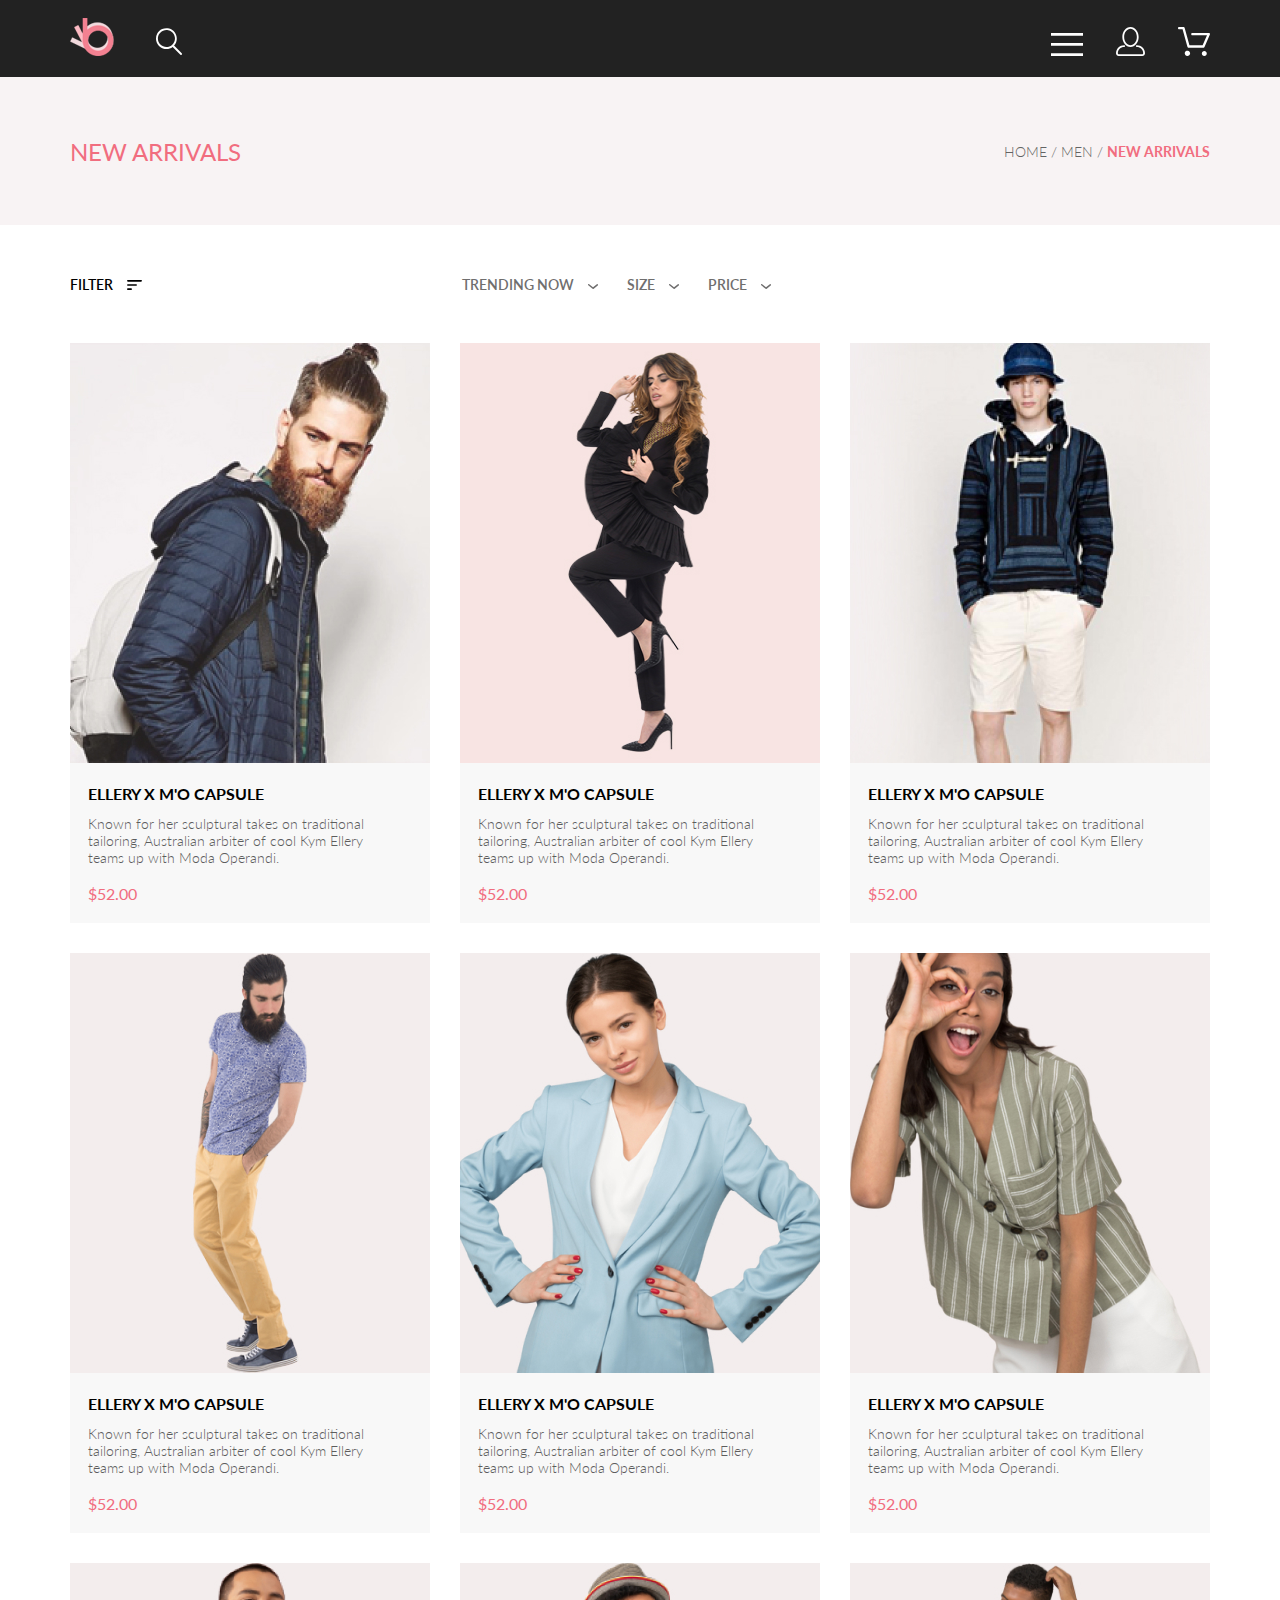
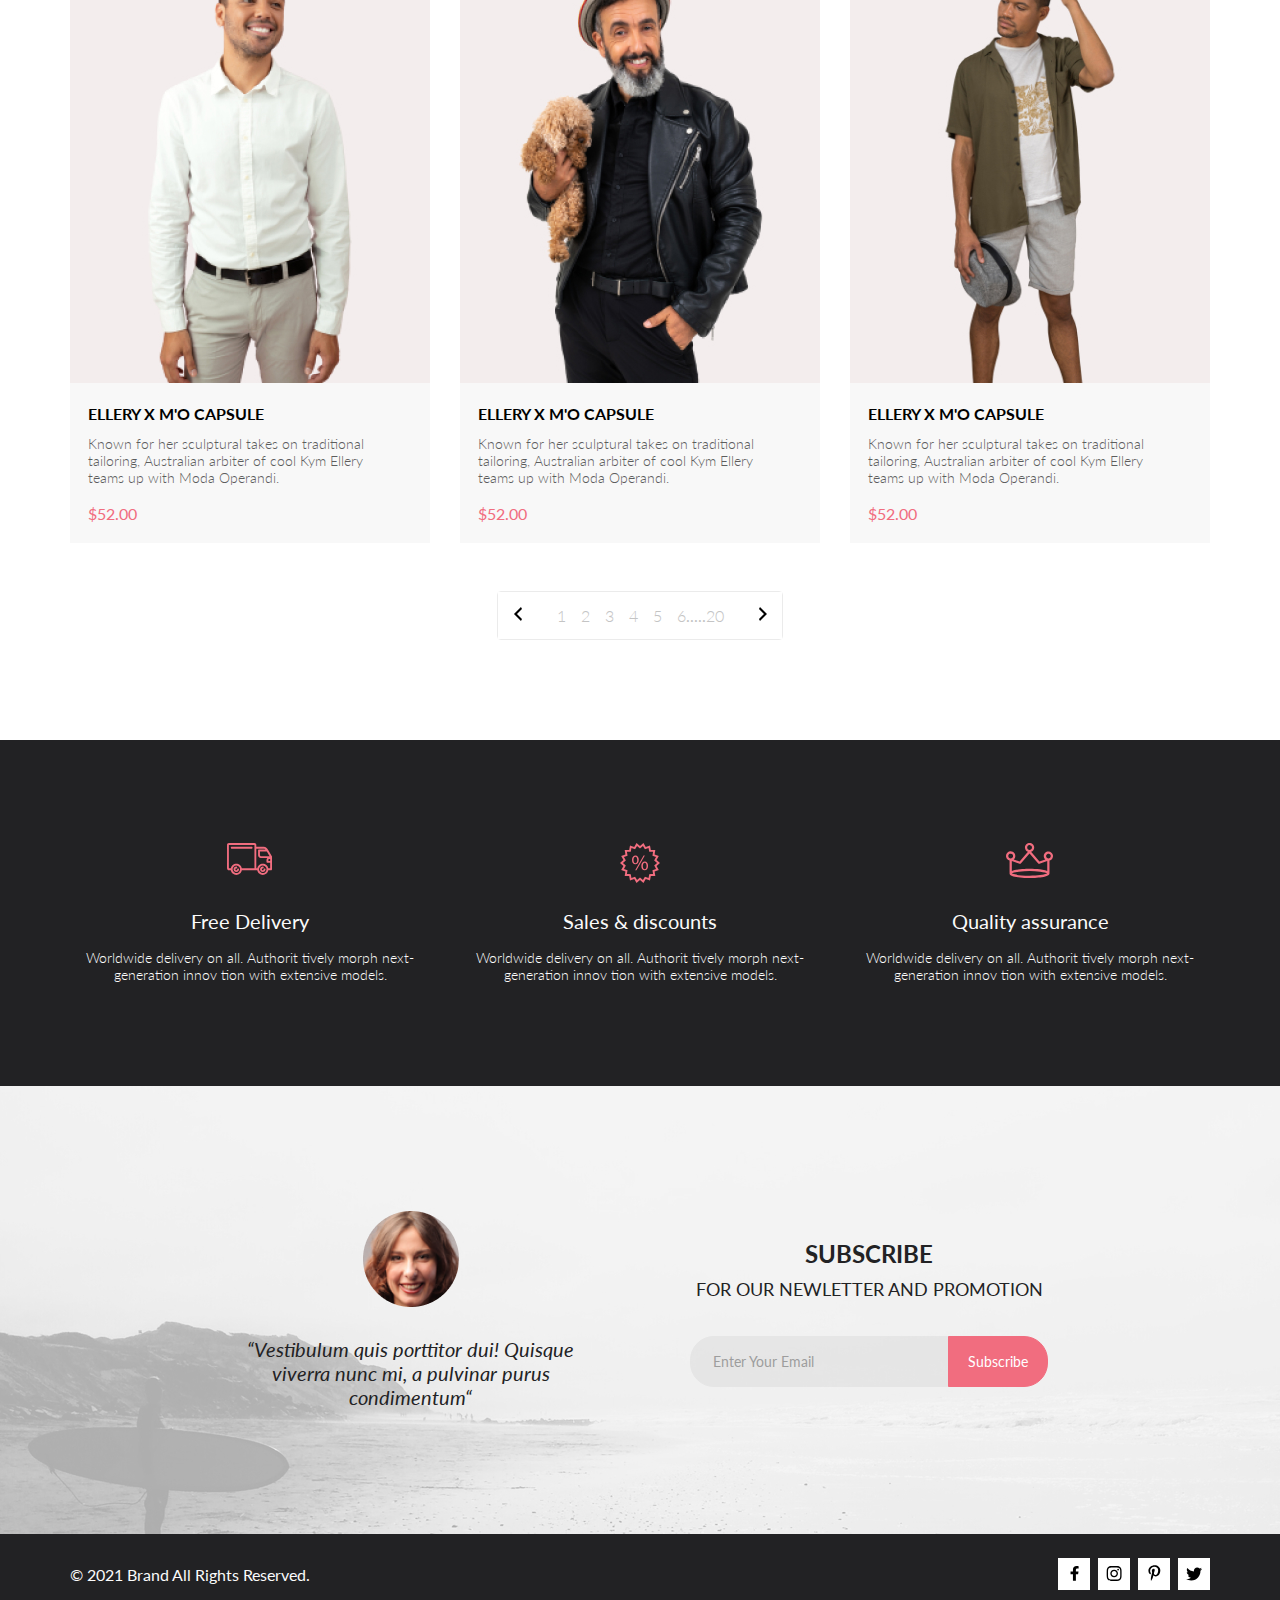
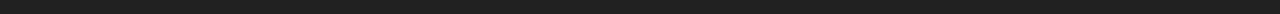
<file: catalog.html>
<!DOCTYPE html>
<html lang="en">

<head>
    <meta charset="UTF-8">
    <meta http-equiv="X-UA-Compatible" content="IE=edge">
    <meta name="viewport" content="width=device-width, initial-scale=1.0">
    <title>Lesson-7</title>
    <link rel="preconnect" href="https://fonts.gstatic.com">
    <link href="https://fonts.googleapis.com/css2?family=Lato:ital,wght@0,300;0,400;0,700;0,900;1,400&display=swap"
        rel="stylesheet">
    <link rel="stylesheet" href="css/style.css">
</head>

<body>
    <header class="header">
        <nav class="header-wrap wrap">
            <ul class="header-menu header-left">
                <li class="header-menu-left-item">
                    <a href="index.html"><img class="header-menu-logo" src="img/logo.png" alt="Главная" width="44"
                            height="38">
                    </a>
                </li>
                <li class="header-menu-left-item header-menu-search">
                    <a href="#">
                        <svg class="header-menu-icon" width="27" height="28" viewBox="0 0 27 28"
                            xmlns="http://www.w3.org/2000/svg">
                            <path
                                d="M19.0586 17.6249C20.6703 15.8648 21.6272 13.6038 21.7688 11.2215C21.9103 8.8392 21.2279 6.48075 19.836 4.5422C18.4441 2.60365 16.4275 1.20306 14.125 0.575643C11.8224 -0.0517774 9.37412 0.132183 7.19119 1.09663C5.00826 2.06108 3.22365 3.74727 2.13706 5.87205C1.05047 7.99682 0.728077 10.4308 1.22402 12.7652C1.71996 15.0996 3.00403 17.1922 4.8606 18.6917C6.71717 20.1912 9.03316 21.0063 11.4196 20.9999C13.672 21.003 15.8635 20.269 17.6597 18.9099L25.4076 26.7169C25.4931 26.806 25.5956 26.8771 25.7089 26.926C25.8222 26.975 25.9442 27.0008 26.0676 27.0019C26.1913 27.0023 26.3138 26.9772 26.4273 26.9282C26.5409 26.8792 26.6431 26.8072 26.7276 26.7169C26.9016 26.536 26.9987 26.2949 26.9987 26.0439C26.9987 25.793 26.9016 25.5518 26.7276 25.3709L19.0586 17.6249ZM2.88565 10.4999C2.89848 8.81465 3.40996 7.17089 4.35561 5.77587C5.30126 4.38086 6.63875 3.29703 8.19946 2.66102C9.76017 2.02501 11.4742 1.86529 13.1256 2.202C14.7769 2.53871 16.2917 3.35678 17.4788 4.55307C18.6659 5.74935 19.4722 7.27031 19.7962 8.92421C20.1202 10.5781 19.9473 12.2909 19.2993 13.8467C18.6512 15.4024 17.5571 16.7315 16.1549 17.6664C14.7526 18.6013 13.105 19.1001 11.4196 19.0999C9.14819 19.0891 6.97384 18.1774 5.37386 16.5651C3.77388 14.9527 2.879 12.7714 2.88565 10.4999Z" />
                        </svg>
                    </a>
                </li>
            </ul>
            <ul class="header-menu headedr-right">
                <li class="header-menu-right-item">
                    <input id="burger-menu" type="checkbox" class="hidden">
                    <label for="burger-menu">
                        <svg class="header-menu-icon" width="32" height="23" viewBox="0 0 32 23"
                            xmlns="http://www.w3.org/2000/svg">
                            <path d="M0 23V20.31H32V23H0ZM0 12.76V10.07H32V12.76H0ZM0 2.69V0H32V2.69H0Z" />
                        </svg>
                    </label>
                    <div class="menu">
                        <ul class="main-wrap">
                            <li class="menu-item">MAN
                                <ul class="menu-sub">
                                    <li class="menu-sub-item">Accessories</li>
                                    <li class="menu-sub-item">Bags</li>
                                    <li class="menu-sub-item">Denim</li>
                                    <li class="menu-sub-item">T-Shirts</li>
                                </ul>
                            </li>
                            <li class="menu-item">WOMAN
                                <ul class="menu-sub">
                                    <li class="menu-sub-item">Accessories</li>
                                    <li class="menu-sub-item">Jackets & Coats</li>
                                    <li class="menu-sub-item">Polos</li>
                                    <li class="menu-sub-item">T-Shirts</li>
                                    <li class="menu-sub-item">Shirts</li>
                                </ul>
                            </li>
                            <li class="menu-item">KIDS
                                <ul class="menu-sub">
                                    <li class="menu-sub-item">Accessories</li>
                                    <li class="menu-sub-item">Jackets & Coats</li>
                                    <li class="menu-sub-item">Polos</li>
                                    <li class="menu-sub-item">T-Shirts</li>
                                    <li class="menu-sub-item">Shirts</li>
                                    <li class="menu-sub-item">Bags</li>
                                </ul>
                            </li>
                        </ul>
                        <div class="menu-close-wrap">
                            <label class="menu-close-bttn" for="burger-menu">
                                <svg class="menu-close-icon" width="13" height="13" viewBox="0 0 13 13"
                                    xmlns="http://www.w3.org/2000/svg">
                                    <path
                                        d="M7.4158 6.00409L11.7158 1.71409C11.9041 1.52579 12.0099 1.27039 12.0099 1.00409C12.0099 0.73779 11.9041 0.482395 11.7158 0.294092C11.5275 0.105788 11.2721 0 11.0058 0C10.7395 0 10.4841 0.105788 10.2958 0.294092L6.0058 4.59409L1.7158 0.294092C1.52749 0.105788 1.2721 -1.9841e-09 1.0058 0C0.739497 1.9841e-09 0.484102 0.105788 0.295798 0.294092C0.107495 0.482395 0.0017066 0.73779 0.0017066 1.00409C0.0017066 1.27039 0.107495 1.52579 0.295798 1.71409L4.5958 6.00409L0.295798 10.2941C0.20207 10.3871 0.127676 10.4977 0.0769072 10.6195C0.0261385 10.7414 0 10.8721 0 11.0041C0 11.1361 0.0261385 11.2668 0.0769072 11.3887C0.127676 11.5105 0.20207 11.6211 0.295798 11.7141C0.388761 11.8078 0.499362 11.8822 0.621222 11.933C0.743081 11.9838 0.873786 12.0099 1.0058 12.0099C1.13781 12.0099 1.26852 11.9838 1.39038 11.933C1.51223 11.8822 1.62284 11.8078 1.7158 11.7141L6.0058 7.41409L10.2958 11.7141C10.3888 11.8078 10.4994 11.8822 10.6212 11.933C10.7431 11.9838 10.8738 12.0099 11.0058 12.0099C11.1378 12.0099 11.2685 11.9838 11.3904 11.933C11.5122 11.8822 11.6228 11.8078 11.7158 11.7141C11.8095 11.6211 11.8839 11.5105 11.9347 11.3887C11.9855 11.2668 12.0116 11.1361 12.0116 11.0041C12.0116 10.8721 11.9855 10.7414 11.9347 10.6195C11.8839 10.4977 11.8095 10.3871 11.7158 10.2941L7.4158 6.00409Z" />
                                </svg>
                            </label>
                        </div>
                    </div>
                </li>
                <li class="header-menu-right-item header-menu-reg">
                    <a href="registration.html">
                        <svg class="header-menu-icon" width="29" height="29" viewBox="0 0 29 29"
                            xmlns="http://www.w3.org/2000/svg">
                            <path
                                d="M14.5 19.937C19 19.937 22.656 15.464 22.656 9.968C22.656 4.472 19 0 14.5 0C13.3631 0.0217413 12.2463 0.303398 11.2351 0.823397C10.2239 1.34339 9.34507 2.08794 8.66602 3C7.12663 4.99573 6.30819 7.45381 6.34399 9.974C6.34399 15.465 10 19.937 14.5 19.937ZM14.5 1.813C18 1.813 20.844 5.472 20.844 9.969C20.844 14.466 17.998 18.125 14.5 18.125C11.002 18.125 8.15603 14.465 8.15503 9.969C8.15403 5.473 11 1.813 14.5 1.813ZM20.844 18.125C20.6036 18.125 20.373 18.2205 20.203 18.3905C20.033 18.5605 19.9375 18.7911 19.9375 19.0315C19.9375 19.2719 20.033 19.5025 20.203 19.6725C20.373 19.8425 20.6036 19.938 20.844 19.938C22.526 19.9399 24.1386 20.6088 25.3279 21.7982C26.5172 22.9875 27.1861 24.6 27.188 26.282C27.1875 26.5221 27.0918 26.7523 26.922 26.9221C26.7522 27.0918 26.5221 27.1875 26.282 27.188H2.71997C2.47985 27.1875 2.24975 27.0918 2.07996 26.9221C1.91016 26.7523 1.81449 26.5221 1.81396 26.282C1.81608 24.6001 2.48517 22.9877 3.67444 21.7985C4.86371 20.6092 6.47608 19.9401 8.15796 19.938C8.39824 19.938 8.62868 19.8425 8.79858 19.6726C8.96849 19.5027 9.06396 19.2723 9.06396 19.032C9.06396 18.7917 8.96849 18.5613 8.79858 18.3914C8.62868 18.2215 8.39824 18.126 8.15796 18.126C5.99541 18.1279 3.92201 18.9875 2.39258 20.5164C0.863144 22.0453 0.00264777 24.1185 0 26.281C0.000794067 27.0019 0.287502 27.693 0.797241 28.2027C1.30698 28.7125 1.99811 28.9992 2.71899 29H26.282C27.0027 28.9989 27.6936 28.7121 28.2031 28.2024C28.7126 27.6927 28.9992 27.0017 29 26.281C28.9974 24.1187 28.1372 22.0457 26.6083 20.5168C25.0793 18.9878 23.0063 18.1276 20.844 18.125Z" />
                        </svg>
                    </a>
                </li>
                <li class="header-menu-right-item header-menu-cart">
                    <a href="cart.html">
                        <svg class="header-menu-icon" width="32" height="29" viewBox="0 0 32 29"
                            xmlns="http://www.w3.org/2000/svg">
                            <path
                                d="M26.2 29C25.5522 28.9738 24.9405 28.6948 24.4962 28.2227C24.0519 27.7506 23.8104 27.1232 23.8235 26.475C23.8366 25.8269 24.1033 25.2097 24.5663 24.7559C25.0293 24.3022 25.6518 24.048 26.3 24.048C26.9483 24.048 27.5707 24.3022 28.0337 24.7559C28.4967 25.2097 28.7634 25.8269 28.7765 26.475C28.7896 27.1232 28.5481 27.7506 28.1038 28.2227C27.6594 28.6948 27.0478 28.9738 26.4 29H26.2ZM6.75195 26.32C6.75195 25.79 6.90913 25.2718 7.20361 24.8311C7.4981 24.3904 7.91667 24.0469 8.40637 23.844C8.89608 23.6412 9.43497 23.5881 9.95483 23.6915C10.4747 23.7949 10.9522 24.0502 11.327 24.425C11.7018 24.7998 11.9571 25.2773 12.0605 25.7972C12.164 26.317 12.1108 26.8559 11.908 27.3456C11.7051 27.8353 11.3616 28.2539 10.9209 28.5483C10.4802 28.8428 9.96206 29 9.43201 29C9.0799 29.0003 8.73114 28.9311 8.40576 28.7966C8.08038 28.662 7.78472 28.4646 7.53564 28.2158C7.28657 27.9669 7.08903 27.6713 6.95422 27.3461C6.81942 27.0208 6.75 26.6721 6.75 26.32H6.75195ZM10.552 20.686C10.2926 20.6868 10.04 20.6024 9.83313 20.4457C9.62629 20.2891 9.47661 20.0689 9.40698 19.819L4.57397 2.36401H1.18103C0.867544 2.36401 0.566883 2.23947 0.345215 2.01781C0.123547 1.79614 -0.000976562 1.49549 -0.000976562 1.18201C-0.000976562 0.868519 0.123547 0.567873 0.345215 0.346205C0.566883 0.124537 0.867544 5.81268e-06 1.18103 5.81268e-06H5.46204C5.72153 -0.00080736 5.97406 0.0837201 6.18079 0.240568C6.38751 0.397416 6.53686 0.617884 6.60596 0.868006L11.439 18.323H24.6169L29 8.27501H14.4C14.2418 8.27961 14.0844 8.25242 13.9369 8.19507C13.7894 8.13771 13.6549 8.05134 13.5414 7.94108C13.4279 7.83082 13.3376 7.69891 13.276 7.55315C13.2144 7.40739 13.1826 7.25075 13.1826 7.0925C13.1826 6.93426 13.2144 6.77762 13.276 6.63186C13.3376 6.4861 13.4279 6.35419 13.5414 6.24393C13.6549 6.13367 13.7894 6.0473 13.9369 5.98994C14.0844 5.93259 14.2418 5.90541 14.4 5.91001H30.813C31.0087 5.90996 31.2013 5.95866 31.3734 6.05172C31.5456 6.14478 31.6918 6.27926 31.799 6.44301C31.9068 6.60729 31.9724 6.79569 31.9899 6.99145C32.0073 7.18721 31.9762 7.38424 31.899 7.565L26.494 19.977C26.4016 20.1876 26.25 20.3668 26.0575 20.4927C25.865 20.6186 25.64 20.6858 25.41 20.686H10.552Z" />
                        </svg>
                    </a>
                </li>
            </ul>
        </nav>
    </header>

    <main class="content">
        <section class="pg-h1">
            <div class="pg-h1-wrap wrap">
                <h1 class="pg-h1-desc">NEW ARRIVALS</h1>
                <p class="pg-h1-crumbl">HOME / MEN / <span class="pg-h1-crumbl-color">NEW
                        ARRIVALS</span></p>
            </div>
        </section>

        <div class="filter-container wrap">
            <div class="filter-section">
                <details class="filter filter-optn-color">
                    <summary class="filter-desc"><span class="filter-color-desc">FILTER</span>
                        <svg class="filter-icon-sort" viewBox="0 0 15 10" xmlns="http://www.w3.org/2000/svg">
                            <path
                                d="M0.833333 10H4.16667C4.625 10 5 9.625 5 9.16667C5 8.70833 4.625 8.33333 4.16667 8.33333H0.833333C0.375 8.33333 0 8.70833 0 9.16667C0 9.625 0.375 10 0.833333 10ZM0 0.833333C0 1.29167 0.375 1.66667 0.833333 1.66667H14.1667C14.625 1.66667 15 1.29167 15 0.833333C15 0.375 14.625 0 14.1667 0H0.833333C0.375 0 0 0.375 0 0.833333ZM0.833333 5.83333H9.16667C9.625 5.83333 10 5.45833 10 5C10 4.54167 9.625 4.16667 9.16667 4.16667H0.833333C0.375 4.16667 0 4.54167 0 5C0 5.45833 0.375 5.83333 0.833333 5.83333Z" />
                        </svg>
                    </summary>
                    <div class="filter-block filter-block-filter">
                        <details open class="filter-item">
                            <summary class="filter-item-desc">CATEGORY</summary>
                            <ul class="filter-item-ul">
                                <li class="filter-item-li">Accessories</li>
                                <li class="filter-item-li">Bags</li>
                                <li class="filter-item-li">Denim</li>
                                <li class="filter-item-li">Hoodies & Sweatshirts</li>
                                <li class="filter-item-li">Jackets & Coats</li>
                                <li class="filter-item-li">Polos</li>
                                <li class="filter-item-li">Shirts</li>
                                <li class="filter-item-li">Shoes</li>
                                <li class="filter-item-li">Sweaters & Knits</li>
                                <li class="filter-item-li">T-Shirts</li>
                                <li class="filter-item-li">Tanks</li>
                            </ul>
                        </details>
                        <details class="filter-item">
                            <summary class="filter-item-desc">BRAND</summary>
                        </details>
                        <details class="filter-item">
                            <summary class="filter-item-desc">DESIGNER</summary>
                        </details>
                    </div>
                </details>
            </div>
            <div class="filter-section">
                <details class="filter-value filter-trends filter-optn-color">
                    <summary class="filter-desc filter-desc2">TRENDING NOW
                        <svg class="filter-icon-arrow" width="11" height="6" viewBox="0 0 11 6"
                            xmlns="http://www.w3.org/2000/svg">
                            <path
                                d="M5.00214 5.00214C4.83521 5.00247 4.67343 4.94433 4.54488 4.83782L0.258102 1.2655C0.112196 1.14422 0.0204417 0.969958 0.00302325 0.781035C-0.0143952 0.592112 0.0439493 0.404007 0.165221 0.258101C0.286493 0.112196 0.460759 0.0204417 0.649682 0.00302327C0.838605 -0.0143952 1.02671 0.043949 1.17262 0.165221L5.00214 3.36602L8.83167 0.279536C8.90475 0.220188 8.98884 0.175869 9.0791 0.149125C9.16937 0.122382 9.26403 0.113741 9.35764 0.1237C9.45126 0.133659 9.54198 0.162021 9.6246 0.207156C9.70722 0.252292 9.7801 0.313311 9.83906 0.386705C9.90449 0.460167 9.95405 0.546351 9.98462 0.639855C10.0152 0.733359 10.0261 0.83217 10.0167 0.930097C10.0073 1.02802 9.97784 1.12296 9.93005 1.20895C9.88227 1.29494 9.81723 1.37013 9.73904 1.42982L5.45225 4.88068C5.32002 4.97036 5.16154 5.01312 5.00214 5.00214Z" />
                        </svg>
                    </summary>
                    <div class="filter-block filter-block-trends">
                    </div>
                </details>
                <details class="filter-value filter-size filter-optn-color">
                    <summary class="filter-desc filter-desc2">SIZE
                        <svg class="filter-icon-arrow" width="11" height="6" viewBox="0 0 11 6"
                            xmlns="http://www.w3.org/2000/svg">
                            <path
                                d="M5.00214 5.00214C4.83521 5.00247 4.67343 4.94433 4.54488 4.83782L0.258102 1.2655C0.112196 1.14422 0.0204417 0.969958 0.00302325 0.781035C-0.0143952 0.592112 0.0439493 0.404007 0.165221 0.258101C0.286493 0.112196 0.460759 0.0204417 0.649682 0.00302327C0.838605 -0.0143952 1.02671 0.043949 1.17262 0.165221L5.00214 3.36602L8.83167 0.279536C8.90475 0.220188 8.98884 0.175869 9.0791 0.149125C9.16937 0.122382 9.26403 0.113741 9.35764 0.1237C9.45126 0.133659 9.54198 0.162021 9.6246 0.207156C9.70722 0.252292 9.7801 0.313311 9.83906 0.386705C9.90449 0.460167 9.95405 0.546351 9.98462 0.639855C10.0152 0.733359 10.0261 0.83217 10.0167 0.930097C10.0073 1.02802 9.97784 1.12296 9.93005 1.20895C9.88227 1.29494 9.81723 1.37013 9.73904 1.42982L5.45225 4.88068C5.32002 4.97036 5.16154 5.01312 5.00214 5.00214Z" />
                        </svg>
                    </summary>
                    <div class="filter-block filter-block-size">
                        <ul class="filter-size-ul">
                            <li class="filter-size-li">
                                <input class="filter-size-cbx" type="checkbox">
                                <span class="filter-size-desc">XS</span>
                            </li>
                            <li class="filter-size-li">
                                <input class="filter-size-cbx" type="checkbox">
                                <span class="filter-size-desc">S</span>
                            </li>
                            <li class="filter-size-li">
                                <input class="filter-size-cbx" type="checkbox">
                                <span class="filter-size-desc">M</span>
                            </li>
                            <li class="filter-size-li">
                                <input class="filter-size-cbx" type="checkbox">
                                <span class="filter-size-desc">L</span>
                            </li>
                        </ul>
                    </div>
                </details>
                <details class="filter-value filter-price filter-optn-color">
                    <summary class="filter-desc filter-desc2">PRICE
                        <svg class="filter-icon-arrow" width="11" height="6" viewBox="0 0 11 6"
                            xmlns="http://www.w3.org/2000/svg">
                            <path
                                d="M5.00214 5.00214C4.83521 5.00247 4.67343 4.94433 4.54488 4.83782L0.258102 1.2655C0.112196 1.14422 0.0204417 0.969958 0.00302325 0.781035C-0.0143952 0.592112 0.0439493 0.404007 0.165221 0.258101C0.286493 0.112196 0.460759 0.0204417 0.649682 0.00302327C0.838605 -0.0143952 1.02671 0.043949 1.17262 0.165221L5.00214 3.36602L8.83167 0.279536C8.90475 0.220188 8.98884 0.175869 9.0791 0.149125C9.16937 0.122382 9.26403 0.113741 9.35764 0.1237C9.45126 0.133659 9.54198 0.162021 9.6246 0.207156C9.70722 0.252292 9.7801 0.313311 9.83906 0.386705C9.90449 0.460167 9.95405 0.546351 9.98462 0.639855C10.0152 0.733359 10.0261 0.83217 10.0167 0.930097C10.0073 1.02802 9.97784 1.12296 9.93005 1.20895C9.88227 1.29494 9.81723 1.37013 9.73904 1.42982L5.45225 4.88068C5.32002 4.97036 5.16154 5.01312 5.00214 5.00214Z" />
                        </svg>
                    </summary>
                    <div class="filter-block filter-block-price">
                    </div>
                </details>
            </div>
        </div>
        <div class="catalogs padding-top-50 wrap">
            <div class="catalogs-card">
                <div class="product-card-item">
                    <div class="product-card-img-brd">
                        <img class="product-card-img" src="img/product-1.jpg" alt="Товар">
                    </div>
                    <div class="product-card-overlay">
                        <button class="product-card-bttn">
                            <img class="product-card-bttn-img" src="img/add-to-card-cat.svg" alt="Добавить в корзину">
                            Add to Cart</button>
                    </div>
                    <div class="product-card-text">
                        <h4 class="product-card-title">ELLERY X M'O CAPSULE</h4>
                        <p class="product-card-desc">Known for her sculptural takes on traditional tailoring,
                            Australian
                            arbiter of cool Kym Ellery teams up with Moda Operandi.</p>
                        <p class="product-card-price">$52.00</p>
                    </div>
                </div>
                <div class="product-card-item">
                    <div class="product-card-img-brd">
                        <img class="product-card-img" src="img/product-2.jpg" alt="Товар">
                    </div>
                    <div class="product-card-overlay">
                        <button class="product-card-bttn">
                            <img class="product-card-bttn-img" src="img/add-to-card-cat.svg" alt="Добавить в корзину">
                            Add to Cart</button>
                    </div>
                    <div class="product-card-text">
                        <h4 class="product-card-title">ELLERY X M'O CAPSULE</h4>
                        <p class="product-card-desc">Known for her sculptural takes on traditional tailoring,
                            Australian
                            arbiter of cool Kym Ellery teams up with Moda Operandi.</p>
                        <p class="product-card-price">$52.00</p>
                    </div>
                </div>
                <div class="product-card-item">
                    <div class="product-card-img-brd">
                        <img class="product-card-img" src="img/product-3.jpg" alt="Товар">
                    </div>
                    <div class="product-card-overlay">
                        <button class="product-card-bttn">
                            <img class="product-card-bttn-img" src="img/add-to-card-cat.svg" alt="Добавить в корзину">
                            Add to Cart</button>
                    </div>
                    <div class="product-card-text">
                        <h4 class="product-card-title">ELLERY X M'O CAPSULE</h4>
                        <p class="product-card-desc">Known for her sculptural takes on traditional tailoring,
                            Australian
                            arbiter of cool Kym Ellery teams up with Moda Operandi.</p>
                        <p class="product-card-price">$52.00</p>
                    </div>
                </div>
                <div class="product-card-item">
                    <div class="product-card-img-brd">
                        <img class="product-card-img" src="img/product-4.jpg" alt="Товар">
                    </div>
                    <div class="product-card-overlay">
                        <button class="product-card-bttn">
                            <img class="product-card-bttn-img" src="img/add-to-card-cat.svg" alt="Добавить в корзину">
                            Add to Cart</button>
                    </div>
                    <div class="product-card-text">
                        <h4 class="product-card-title">ELLERY X M'O CAPSULE</h4>
                        <p class="product-card-desc">Known for her sculptural takes on traditional tailoring,
                            Australian
                            arbiter of cool Kym Ellery teams up with Moda Operandi.</p>
                        <p class="product-card-price">$52.00</p>
                    </div>
                </div>
                <div class="product-card-item">
                    <div class="product-card-img-brd">
                        <img class="product-card-img" src="img/product-5.jpg" alt="Товар">
                    </div>
                    <div class="product-card-overlay">
                        <button class="product-card-bttn">
                            <img class="product-card-bttn-img" src="img/add-to-card-cat.svg" alt="Добавить в корзину">
                            Add to Cart</button>
                    </div>
                    <div class="product-card-text">
                        <h4 class="product-card-title">ELLERY X M'O CAPSULE</h4>
                        <p class="product-card-desc">Known for her sculptural takes on traditional tailoring,
                            Australian
                            arbiter of cool Kym Ellery teams up with Moda Operandi.</p>
                        <p class="product-card-price">$52.00</p>
                    </div>
                </div>
                <div class="product-card-item">
                    <div class="product-card-img-brd">
                        <img class="product-card-img" src="img/product-6.jpg" alt="Товар">
                    </div>
                    <div class="product-card-overlay">
                        <button class="product-card-bttn">
                            <img class="product-card-bttn-img" src="img/add-to-card-cat.svg" alt="Добавить в корзину">
                            Add to Cart</button>
                    </div>
                    <div class="product-card-text">
                        <h4 class="product-card-title">ELLERY X M'O CAPSULE</h4>
                        <p class="product-card-desc">Known for her sculptural takes on traditional tailoring,
                            Australian
                            arbiter of cool Kym Ellery teams up with Moda Operandi.</p>
                        <p class="product-card-price">$52.00</p>
                    </div>
                </div>
                <div class="product-card-item">
                    <div class="product-card-img-brd">
                        <img class="product-card-img" src="img/product-7.jpg" alt="Товар">
                    </div>
                    <div class="product-card-overlay">
                        <button class="product-card-bttn">
                            <img class="product-card-bttn-img" src="img/add-to-card-cat.svg" alt="Добавить в корзину">
                            Add to Cart</button>
                    </div>
                    <div class="product-card-text">
                        <h4 class="product-card-title">ELLERY X M'O CAPSULE</h4>
                        <p class="product-card-desc">Known for her sculptural takes on traditional tailoring,
                            Australian
                            arbiter of cool Kym Ellery teams up with Moda Operandi.</p>
                        <p class="product-card-price">$52.00</p>
                    </div>
                </div>
                <div class="product-card-item">
                    <div class="product-card-img-brd">
                        <img class="product-card-img" src="img/product-8.jpg" alt="Товар">
                    </div>
                    <div class="product-card-overlay">
                        <button class="product-card-bttn">
                            <img class="product-card-bttn-img" src="img/add-to-card-cat.svg" alt="Добавить в корзину">
                            Add to Cart</button>
                    </div>
                    <div class="product-card-text">
                        <h4 class="product-card-title">ELLERY X M'O CAPSULE</h4>
                        <p class="product-card-desc">Known for her sculptural takes on traditional tailoring,
                            Australian
                            arbiter of cool Kym Ellery teams up with Moda Operandi.</p>
                        <p class="product-card-price">$52.00</p>
                    </div>
                </div>
                <div class="product-card-item product-last-item-hidden">
                    <div class="product-card-img-brd">
                        <img class="product-card-img" src="img/product-9.jpg" alt="Товар">
                    </div>
                    <div class="product-card-overlay">
                        <button class="product-card-bttn">
                            <img class="product-card-bttn-img" src="img/add-to-card-cat.svg" alt="Добавить в корзину">
                            Add to Cart</button>
                    </div>
                    <div class="product-card-text">
                        <h4 class="product-card-title">ELLERY X M'O CAPSULE</h4>
                        <p class="product-card-desc">Known for her sculptural takes on traditional tailoring,
                            Australian
                            arbiter of cool Kym Ellery teams up with Moda Operandi.</p>
                        <p class="product-card-price">$52.00</p>
                    </div>
                </div>
            </div>
        </div>

        <div class="pagination wrap">
            <button class="pagination-bttn">
                <svg class="pagination-bttn-icon" width="9" height="14" viewBox="0 0 9 14"
                    xmlns="http://www.w3.org/2000/svg">
                    <path d="M8.99512 2L3.99512 7L8.99512 12L7.99512 14L0.995117 7L7.99512 0L8.99512 2Z" />
                </svg>
            </button>
            <ul class="pagination-wrap">
                <li class="pagination-item"><button class="pagination-item-bttn">1</button></li>
                <li class="pagination-item"><button class="pagination-item-bttn">2</button></li>
                <li class="pagination-item"><button class="pagination-item-bttn">3</button></li>
                <li class="pagination-item"><button class="pagination-item-bttn">4</button></li>
                <li class="pagination-item"><button class="pagination-item-bttn">5</button></li>
                <li class="pagination-item"><button class="pagination-item-bttn">6</button></li>
                <li class="pagination-item">.....</li>
                <li class="pagination-item"><button class="pagination-item-bttn">20</button></li>
            </ul>
            <button class="pagination-bttn">
                <svg class="pagination-bttn-icon" width="9" height="14" viewBox="0 0 9 14"
                    xmlns="http://www.w3.org/2000/svg">
                    <path d="M0.994995 12L5.995 7L0.994995 2L1.995 0L8.995 7L1.995 14L0.994995 12Z" />
                </svg>
            </button>
        </div>

        <div class="feature-container">
            <div class="feature-wrap wrap">
                <div class="feature-item">
                    <div class="feature-img">
                        <img class="feature-img-src" src="img/feature1.svg" alt="offer-1">
                    </div>
                    <p class="feature-title">Free Delivery</p>
                    <p class="feature-desc">Worldwide delivery on all. Authorit tively morph next-generation innov
                        tion with extensive models.</p>
                </div>
                <div class="feature-item">
                    <div class="feature-img">
                        <img class="feature-img-src" src="img/feature2.svg" alt="offer-2">
                    </div>
                    <p class="feature-title">Sales & discounts</p>
                    <p class="feature-desc">Worldwide delivery on all. Authorit tively morph next-generation innov
                        tion with extensive models.</p>
                </div>
                <div class="feature-item">
                    <div class="feature-img">
                        <img class="feature-img-src" src="img/feature3.svg" alt="offer-3">
                    </div>
                    <p class="feature-title">Quality assurance</p>
                    <p class="feature-desc">Worldwide delivery on all. Authorit tively morph next-generation innov
                        tion with extensive models.</p>
                </div>
            </div>
        </div>
    </main>

    <aside class="feedback">
        <div class="feedback-wrap wrap">
            <div class="feedback-face">
                <img class="feedback-face-img" src="img/footer-face.png" alt="author">
                <p class="feedback-face-desc">“Vestibulum quis porttitor dui! Quisque viverra nunc mi, a pulvinar
                    purus condimentum“</p>
            </div>
            <div class="subscribe">
                <p class="subscribe-desc1">SUBSCRIBE</p>
                <p class="subscribe-desc2">FOR OUR NEWLETTER AND PROMOTION</p>
                <form class="subscribe-form" action="#">
                    <input class="subscribe-email" type="email" placeholder="Enter Your Email">
                    <button class="subscribe-submit" type="submit">Subscribe</button>
                </form>
            </div>
        </div>
    </aside>

    <footer class="footer">
        <div class="footer-wrap wrap">
            <p class="footer-copyright">© 2021 Brand All Rights Reserved.</p>
            <ul class="footer-soc-menu">
                <li class="footer-soc-item">
                    <a href="#">
                        <svg width="9" height="15" viewBox="0 0 9 15" xmlns="http://www.w3.org/2000/svg">
                            <path
                                d="M8.08836 8.28L8.50686 5.61602H5.89022V3.88729C5.89022 3.15847 6.25574 2.44806 7.42765 2.44806H8.61722V0.179975C8.61722 0.179975 7.53772 0 6.50561 0C4.35073 0 2.9422 1.27593 2.9422 3.5857V5.61602H0.546875V8.28H2.9422V14.72H5.89022V8.28H8.08836Z" />
                        </svg>
                    </a>
                </li>
                <li class="footer-soc-item">
                    <a href="#">
                        <svg width="16" height="15" viewBox="0 0 16 15" xmlns="http://www.w3.org/2000/svg">
                            <path
                                d="M8.13677 3.68162C6.02163 3.68162 4.31555 5.38494 4.31555 7.49666C4.31555 9.60838 6.02163 11.3117 8.13677 11.3117C10.2519 11.3117 11.958 9.60838 11.958 7.49666C11.958 5.38494 10.2519 3.68162 8.13677 3.68162ZM8.13677 9.97693C6.76991 9.97693 5.65248 8.86463 5.65248 7.49666C5.65248 6.12869 6.76658 5.01639 8.13677 5.01639C9.50695 5.01639 10.6211 6.12869 10.6211 7.49666C10.6211 8.86463 9.50363 9.97693 8.13677 9.97693ZM13.0056 3.52557C13.0056 4.02029 12.6065 4.41541 12.1143 4.41541C11.6188 4.41541 11.223 4.01697 11.223 3.52557C11.223 3.03416 11.6221 2.63572 12.1143 2.63572C12.6065 2.63572 13.0056 3.03416 13.0056 3.52557ZM15.5364 4.42869C15.4799 3.2367 15.2072 2.18084 14.3325 1.31092C13.4612 0.440997 12.4036 0.168732 11.2097 0.108966C9.9792 0.0392395 6.29101 0.0392395 5.0605 0.108966C3.8699 0.165411 2.81233 0.437677 1.93768 1.3076C1.06302 2.17752 0.793639 3.23338 0.733776 4.42537C0.663937 5.65389 0.663937 9.33611 0.733776 10.5646C0.790313 11.7566 1.06302 12.8125 1.93768 13.6824C2.81233 14.5523 3.86658 14.8246 5.0605 14.8844C6.29101 14.9541 9.9792 14.9541 11.2097 14.8844C12.4036 14.8279 13.4612 14.5556 14.3325 13.6824C15.2039 12.8125 15.4766 11.7566 15.5364 10.5646C15.6063 9.33611 15.6063 5.65721 15.5364 4.42869ZM13.9468 11.8828C13.6874 12.5336 13.1852 13.0349 12.53 13.2972C11.5489 13.6857 9.22094 13.5961 8.13677 13.5961C7.05259 13.5961 4.72128 13.6824 3.74353 13.2972C3.09169 13.0383 2.58951 12.5369 2.32678 11.8828C1.93768 10.9033 2.02747 8.57908 2.02747 7.49666C2.02747 6.41424 1.941 4.0867 2.32678 3.11053C2.58619 2.45975 3.08837 1.95838 3.74353 1.69608C4.72461 1.3076 7.05259 1.39725 8.13677 1.39725C9.22094 1.39725 11.5523 1.31092 12.53 1.69608C13.1818 1.95506 13.684 2.45643 13.9468 3.11053C14.3359 4.09002 14.2461 6.41424 14.2461 7.49666C14.2461 8.57908 14.3359 10.9066 13.9468 11.8828Z" />
                        </svg>
                    </a>
                </li>
                <li class="footer-soc-item">
                    <a href="#">
                        <svg width="13" height="16" viewBox="0 0 13 16" xmlns="http://www.w3.org/2000/svg">
                            <path
                                d="M6.7402 0.203125C3.55552 0.203125 0.408081 2.34063 0.408081 5.8C0.408081 8 1.63726 9.25 2.38221 9.25C2.68951 9.25 2.86643 8.3875 2.86643 8.14375C2.86643 7.85313 2.13079 7.23438 2.13079 6.025C2.13079 3.5125 4.03043 1.73125 6.48878 1.73125C8.60259 1.73125 10.167 2.94062 10.167 5.1625C10.167 6.82187 9.50585 9.93437 7.3641 9.93437C6.59121 9.93437 5.93006 9.37187 5.93006 8.56563C5.93006 7.38438 6.74951 6.24062 6.74951 5.02187C6.74951 2.95312 3.83487 3.32812 3.83487 5.82812C3.83487 6.35313 3.90006 6.93437 4.13286 7.4125C3.70451 9.26875 2.82919 12.0344 2.82919 13.9469C2.82919 14.5375 2.91299 15.1188 2.96886 15.7094C3.0744 15.8281 3.02163 15.8156 3.18304 15.7563C4.74744 13.6 4.69157 13.1781 5.39928 10.3562C5.78107 11.0875 6.76814 11.4812 7.55034 11.4812C10.8468 11.4812 12.3274 8.24688 12.3274 5.33125C12.3274 2.22813 9.66415 0.203125 6.7402 0.203125Z" />
                        </svg>
                    </a>
                </li>
                <li class="footer-soc-item">
                    <a href="#">
                        <svg width="17" height="14" viewBox="0 0 17 14" xmlns="http://www.w3.org/2000/svg">
                            <path
                                d="M14.4181 3.74107C14.4281 3.88319 14.4281 4.02535 14.4281 4.16747C14.4281 8.50247 11.1509 13.4974 5.16096 13.4974C3.31558 13.4974 1.60132 12.9593 0.159302 12.0253C0.421495 12.0558 0.673569 12.0659 0.94585 12.0659C2.46851 12.0659 3.8702 11.5482 4.98953 10.6649C3.5576 10.6345 2.3576 9.69032 1.94415 8.39081C2.14585 8.42125 2.34751 8.44156 2.5593 8.44156C2.85172 8.44156 3.14418 8.40094 3.41643 8.32991C1.92401 8.02531 0.80465 6.70553 0.80465 5.11163V5.07103C1.23825 5.31469 1.74249 5.46697 2.2769 5.48725C1.39959 4.89841 0.824826 3.89335 0.824826 2.75628C0.824826 2.14716 0.98614 1.58878 1.26851 1.10147C2.87187 3.09131 5.28195 4.39078 7.98443 4.53294C7.93403 4.28928 7.90376 4.0355 7.90376 3.78169C7.90376 1.97457 9.35586 0.502502 11.1609 0.502502C12.0987 0.502502 12.9457 0.89844 13.5407 1.53803C14.2768 1.39591 14.9827 1.12178 15.6079 0.746159C15.3659 1.5076 14.8516 2.14719 14.176 2.55325C14.8315 2.48222 15.4668 2.29944 16.0516 2.04566C15.608 2.69538 15.0533 3.27403 14.4181 3.74107Z" />
                        </svg>
                    </a>
                </li>
            </ul>
        </div>
    </footer>
</body>

</html>
</file>
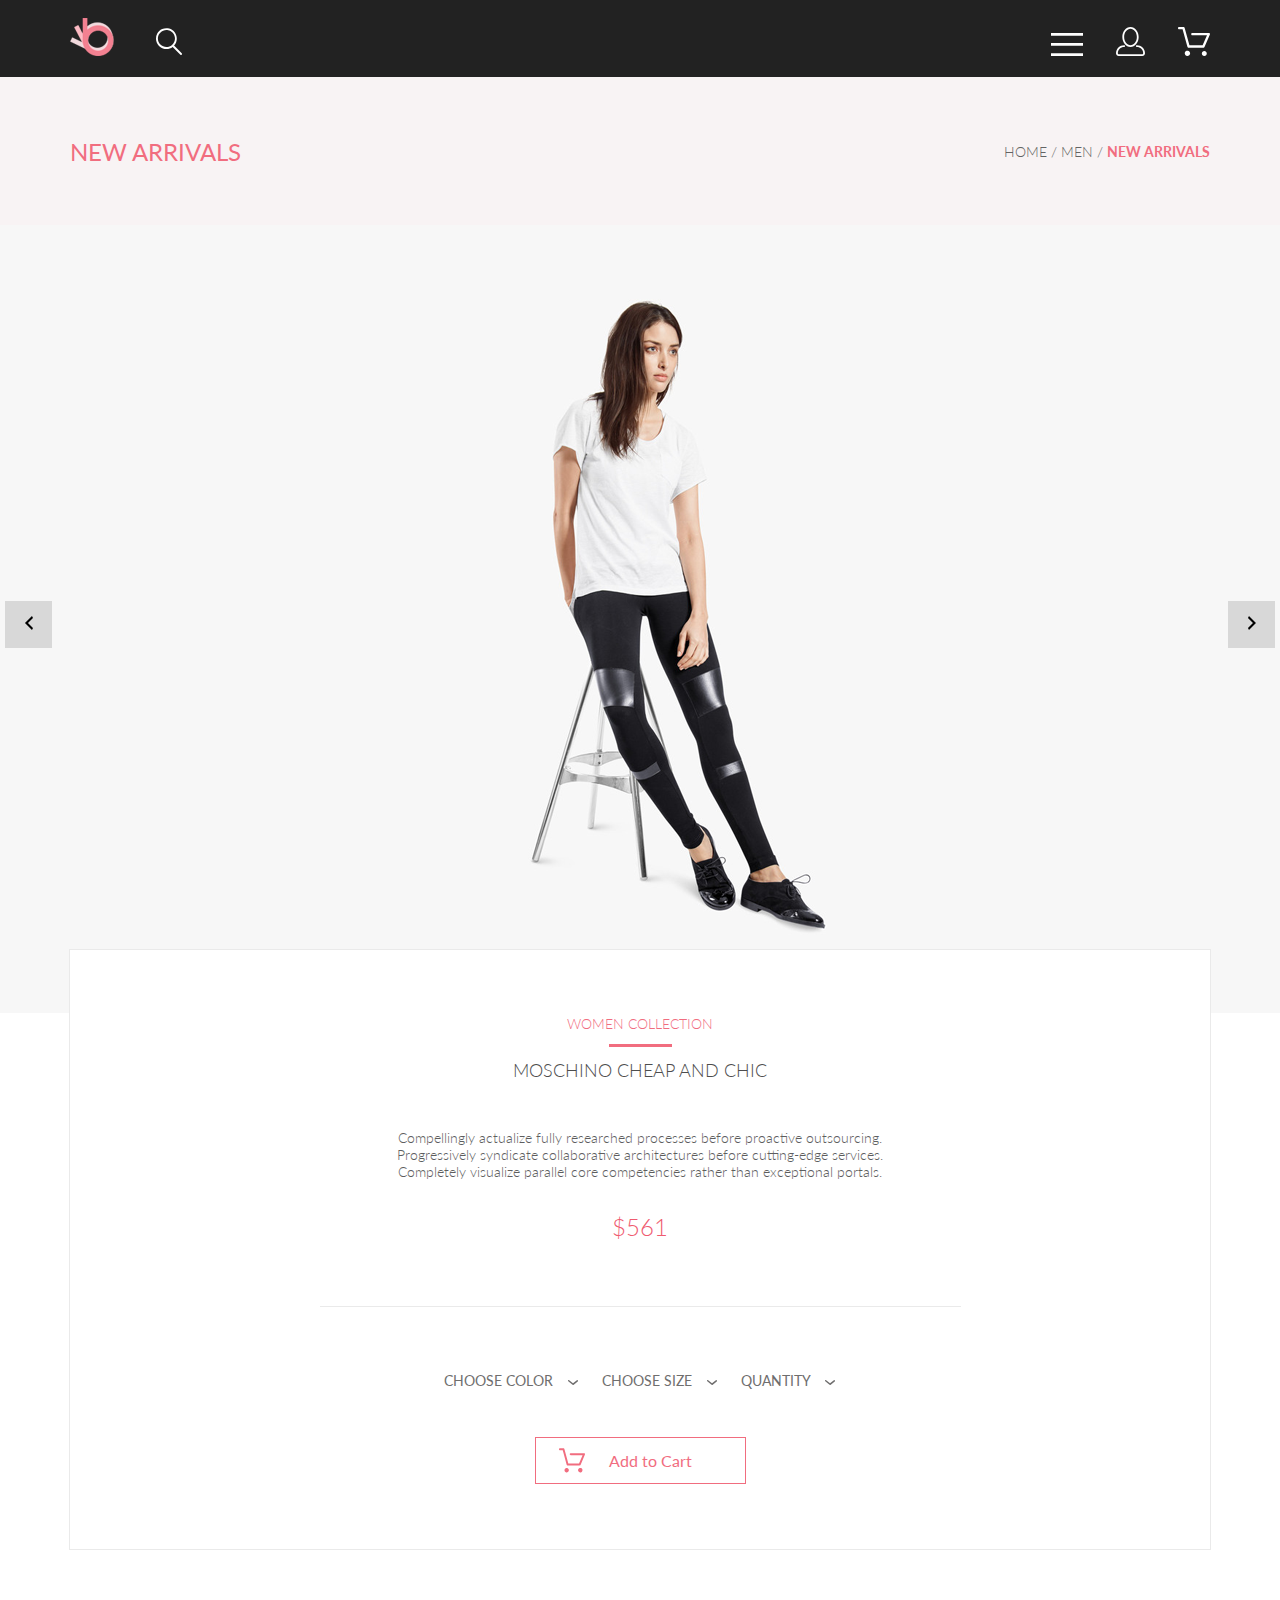
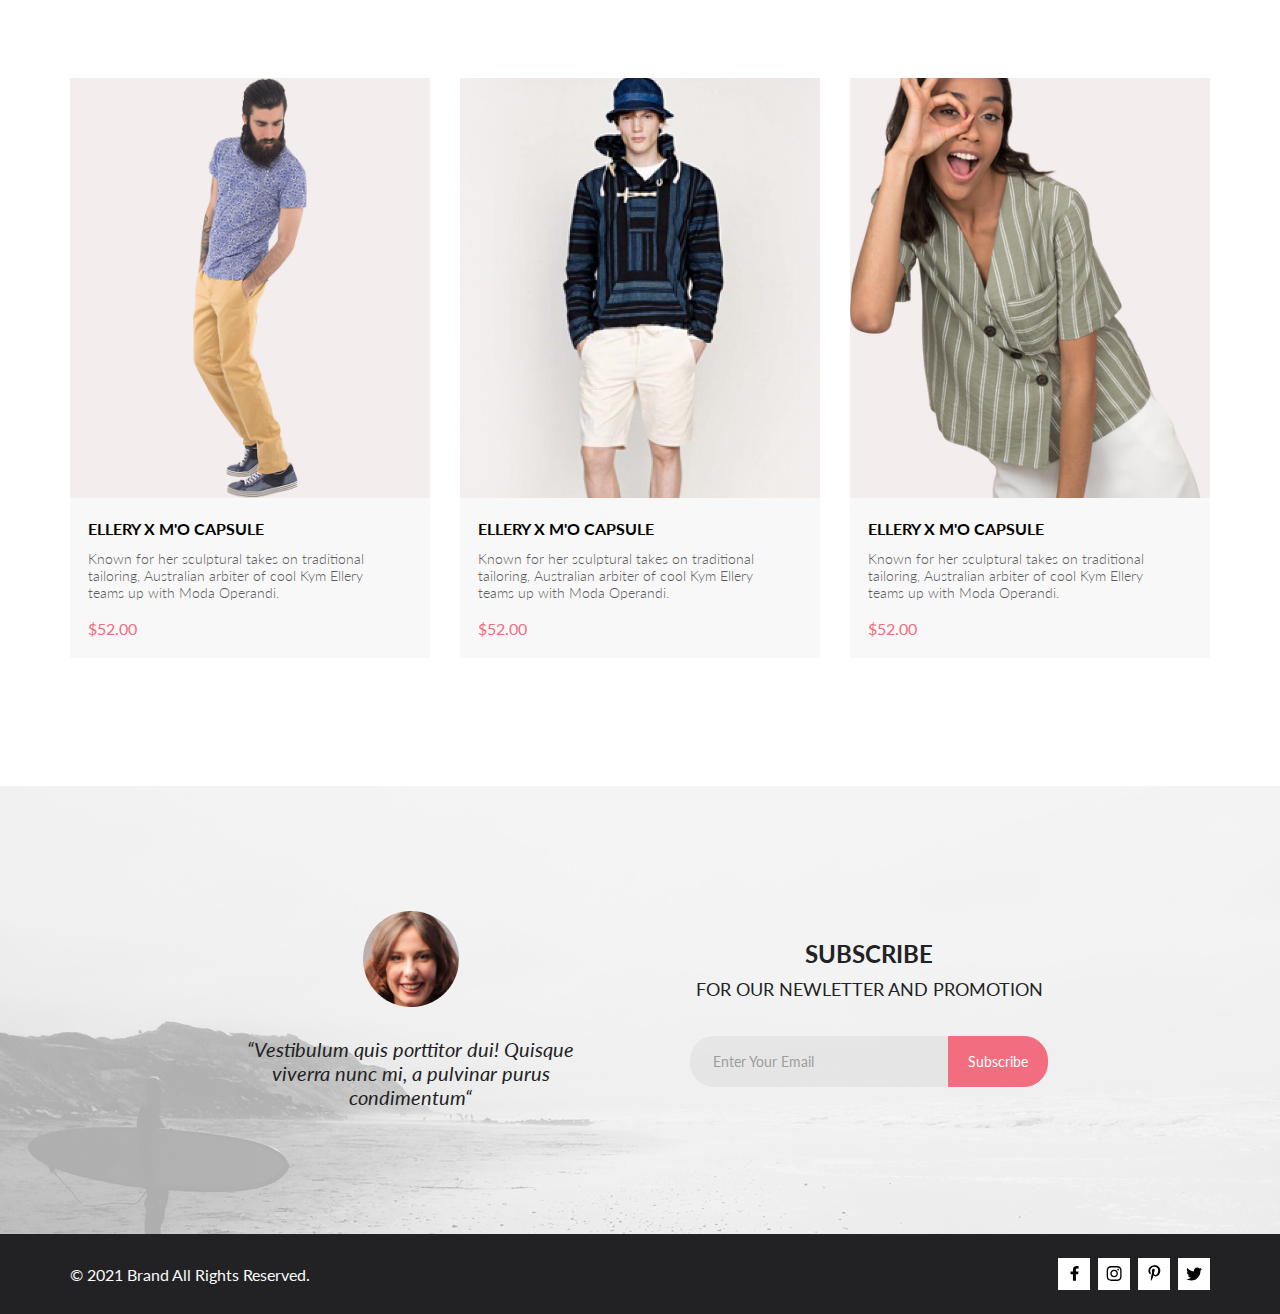
<file: product.html>
<!DOCTYPE html>
<html lang="en">

<head>
    <meta charset="UTF-8">
    <meta http-equiv="X-UA-Compatible" content="IE=edge">
    <meta name="viewport" content="width=device-width, initial-scale=1.0">
    <title>Lesson-7</title>
    <link rel="preconnect" href="https://fonts.gstatic.com">
    <link href="https://fonts.googleapis.com/css2?family=Lato:ital,wght@0,300;0,400;0,700;0,900;1,400&display=swap"
        rel="stylesheet">
    <link rel="stylesheet" href="css/style.css">
</head>

<body>
    <header class="header">
        <nav class="header-wrap wrap">
            <ul class="header-menu header-left">
                <li class="header-menu-left-item">
                    <a href="index.html"><img class="header-menu-logo" src="img/logo.png" alt="Главная" width="44"
                            height="38">
                    </a>
                </li>
                <li class="header-menu-left-item header-menu-search">
                    <a href="#">
                        <svg class="header-menu-icon" width="27" height="28" viewBox="0 0 27 28"
                            xmlns="http://www.w3.org/2000/svg">
                            <path
                                d="M19.0586 17.6249C20.6703 15.8648 21.6272 13.6038 21.7688 11.2215C21.9103 8.8392 21.2279 6.48075 19.836 4.5422C18.4441 2.60365 16.4275 1.20306 14.125 0.575643C11.8224 -0.0517774 9.37412 0.132183 7.19119 1.09663C5.00826 2.06108 3.22365 3.74727 2.13706 5.87205C1.05047 7.99682 0.728077 10.4308 1.22402 12.7652C1.71996 15.0996 3.00403 17.1922 4.8606 18.6917C6.71717 20.1912 9.03316 21.0063 11.4196 20.9999C13.672 21.003 15.8635 20.269 17.6597 18.9099L25.4076 26.7169C25.4931 26.806 25.5956 26.8771 25.7089 26.926C25.8222 26.975 25.9442 27.0008 26.0676 27.0019C26.1913 27.0023 26.3138 26.9772 26.4273 26.9282C26.5409 26.8792 26.6431 26.8072 26.7276 26.7169C26.9016 26.536 26.9987 26.2949 26.9987 26.0439C26.9987 25.793 26.9016 25.5518 26.7276 25.3709L19.0586 17.6249ZM2.88565 10.4999C2.89848 8.81465 3.40996 7.17089 4.35561 5.77587C5.30126 4.38086 6.63875 3.29703 8.19946 2.66102C9.76017 2.02501 11.4742 1.86529 13.1256 2.202C14.7769 2.53871 16.2917 3.35678 17.4788 4.55307C18.6659 5.74935 19.4722 7.27031 19.7962 8.92421C20.1202 10.5781 19.9473 12.2909 19.2993 13.8467C18.6512 15.4024 17.5571 16.7315 16.1549 17.6664C14.7526 18.6013 13.105 19.1001 11.4196 19.0999C9.14819 19.0891 6.97384 18.1774 5.37386 16.5651C3.77388 14.9527 2.879 12.7714 2.88565 10.4999Z" />
                        </svg>
                    </a>
                </li>
            </ul>
            <ul class="header-menu headedr-right">
                <li class="header-menu-right-item">
                    <input id="burger-menu" type="checkbox" class="hidden">
                    <label for="burger-menu">
                        <svg class="header-menu-icon" width="32" height="23" viewBox="0 0 32 23"
                            xmlns="http://www.w3.org/2000/svg">
                            <path d="M0 23V20.31H32V23H0ZM0 12.76V10.07H32V12.76H0ZM0 2.69V0H32V2.69H0Z" />
                        </svg>
                    </label>
                    <div class="menu">
                        <ul class="main-wrap">
                            <li class="menu-item">MAN
                                <ul class="menu-sub">
                                    <li class="menu-sub-item">Accessories</li>
                                    <li class="menu-sub-item">Bags</li>
                                    <li class="menu-sub-item">Denim</li>
                                    <li class="menu-sub-item">T-Shirts</li>
                                </ul>
                            </li>
                            <li class="menu-item">WOMAN
                                <ul class="menu-sub">
                                    <li class="menu-sub-item">Accessories</li>
                                    <li class="menu-sub-item">Jackets & Coats</li>
                                    <li class="menu-sub-item">Polos</li>
                                    <li class="menu-sub-item">T-Shirts</li>
                                    <li class="menu-sub-item">Shirts</li>
                                </ul>
                            </li>
                            <li class="menu-item">KIDS
                                <ul class="menu-sub">
                                    <li class="menu-sub-item">Accessories</li>
                                    <li class="menu-sub-item">Jackets & Coats</li>
                                    <li class="menu-sub-item">Polos</li>
                                    <li class="menu-sub-item">T-Shirts</li>
                                    <li class="menu-sub-item">Shirts</li>
                                    <li class="menu-sub-item">Bags</li>
                                </ul>
                            </li>
                        </ul>
                        <div class="menu-close-wrap">
                            <label class="menu-close-bttn" for="burger-menu">
                                <svg class="menu-close-icon" width="13" height="13" viewBox="0 0 13 13"
                                    xmlns="http://www.w3.org/2000/svg">
                                    <path
                                        d="M7.4158 6.00409L11.7158 1.71409C11.9041 1.52579 12.0099 1.27039 12.0099 1.00409C12.0099 0.73779 11.9041 0.482395 11.7158 0.294092C11.5275 0.105788 11.2721 0 11.0058 0C10.7395 0 10.4841 0.105788 10.2958 0.294092L6.0058 4.59409L1.7158 0.294092C1.52749 0.105788 1.2721 -1.9841e-09 1.0058 0C0.739497 1.9841e-09 0.484102 0.105788 0.295798 0.294092C0.107495 0.482395 0.0017066 0.73779 0.0017066 1.00409C0.0017066 1.27039 0.107495 1.52579 0.295798 1.71409L4.5958 6.00409L0.295798 10.2941C0.20207 10.3871 0.127676 10.4977 0.0769072 10.6195C0.0261385 10.7414 0 10.8721 0 11.0041C0 11.1361 0.0261385 11.2668 0.0769072 11.3887C0.127676 11.5105 0.20207 11.6211 0.295798 11.7141C0.388761 11.8078 0.499362 11.8822 0.621222 11.933C0.743081 11.9838 0.873786 12.0099 1.0058 12.0099C1.13781 12.0099 1.26852 11.9838 1.39038 11.933C1.51223 11.8822 1.62284 11.8078 1.7158 11.7141L6.0058 7.41409L10.2958 11.7141C10.3888 11.8078 10.4994 11.8822 10.6212 11.933C10.7431 11.9838 10.8738 12.0099 11.0058 12.0099C11.1378 12.0099 11.2685 11.9838 11.3904 11.933C11.5122 11.8822 11.6228 11.8078 11.7158 11.7141C11.8095 11.6211 11.8839 11.5105 11.9347 11.3887C11.9855 11.2668 12.0116 11.1361 12.0116 11.0041C12.0116 10.8721 11.9855 10.7414 11.9347 10.6195C11.8839 10.4977 11.8095 10.3871 11.7158 10.2941L7.4158 6.00409Z" />
                                </svg>
                            </label>
                        </div>
                    </div>
                </li>
                <li class="header-menu-right-item header-menu-reg">
                    <a href="registration.html">
                        <svg class="header-menu-icon" width="29" height="29" viewBox="0 0 29 29"
                            xmlns="http://www.w3.org/2000/svg">
                            <path
                                d="M14.5 19.937C19 19.937 22.656 15.464 22.656 9.968C22.656 4.472 19 0 14.5 0C13.3631 0.0217413 12.2463 0.303398 11.2351 0.823397C10.2239 1.34339 9.34507 2.08794 8.66602 3C7.12663 4.99573 6.30819 7.45381 6.34399 9.974C6.34399 15.465 10 19.937 14.5 19.937ZM14.5 1.813C18 1.813 20.844 5.472 20.844 9.969C20.844 14.466 17.998 18.125 14.5 18.125C11.002 18.125 8.15603 14.465 8.15503 9.969C8.15403 5.473 11 1.813 14.5 1.813ZM20.844 18.125C20.6036 18.125 20.373 18.2205 20.203 18.3905C20.033 18.5605 19.9375 18.7911 19.9375 19.0315C19.9375 19.2719 20.033 19.5025 20.203 19.6725C20.373 19.8425 20.6036 19.938 20.844 19.938C22.526 19.9399 24.1386 20.6088 25.3279 21.7982C26.5172 22.9875 27.1861 24.6 27.188 26.282C27.1875 26.5221 27.0918 26.7523 26.922 26.9221C26.7522 27.0918 26.5221 27.1875 26.282 27.188H2.71997C2.47985 27.1875 2.24975 27.0918 2.07996 26.9221C1.91016 26.7523 1.81449 26.5221 1.81396 26.282C1.81608 24.6001 2.48517 22.9877 3.67444 21.7985C4.86371 20.6092 6.47608 19.9401 8.15796 19.938C8.39824 19.938 8.62868 19.8425 8.79858 19.6726C8.96849 19.5027 9.06396 19.2723 9.06396 19.032C9.06396 18.7917 8.96849 18.5613 8.79858 18.3914C8.62868 18.2215 8.39824 18.126 8.15796 18.126C5.99541 18.1279 3.92201 18.9875 2.39258 20.5164C0.863144 22.0453 0.00264777 24.1185 0 26.281C0.000794067 27.0019 0.287502 27.693 0.797241 28.2027C1.30698 28.7125 1.99811 28.9992 2.71899 29H26.282C27.0027 28.9989 27.6936 28.7121 28.2031 28.2024C28.7126 27.6927 28.9992 27.0017 29 26.281C28.9974 24.1187 28.1372 22.0457 26.6083 20.5168C25.0793 18.9878 23.0063 18.1276 20.844 18.125Z" />
                        </svg>
                    </a>
                </li>
                <li class="header-menu-right-item header-menu-cart">
                    <a href="cart.html">
                        <svg class="header-menu-icon" width="32" height="29" viewBox="0 0 32 29"
                            xmlns="http://www.w3.org/2000/svg">
                            <path
                                d="M26.2 29C25.5522 28.9738 24.9405 28.6948 24.4962 28.2227C24.0519 27.7506 23.8104 27.1232 23.8235 26.475C23.8366 25.8269 24.1033 25.2097 24.5663 24.7559C25.0293 24.3022 25.6518 24.048 26.3 24.048C26.9483 24.048 27.5707 24.3022 28.0337 24.7559C28.4967 25.2097 28.7634 25.8269 28.7765 26.475C28.7896 27.1232 28.5481 27.7506 28.1038 28.2227C27.6594 28.6948 27.0478 28.9738 26.4 29H26.2ZM6.75195 26.32C6.75195 25.79 6.90913 25.2718 7.20361 24.8311C7.4981 24.3904 7.91667 24.0469 8.40637 23.844C8.89608 23.6412 9.43497 23.5881 9.95483 23.6915C10.4747 23.7949 10.9522 24.0502 11.327 24.425C11.7018 24.7998 11.9571 25.2773 12.0605 25.7972C12.164 26.317 12.1108 26.8559 11.908 27.3456C11.7051 27.8353 11.3616 28.2539 10.9209 28.5483C10.4802 28.8428 9.96206 29 9.43201 29C9.0799 29.0003 8.73114 28.9311 8.40576 28.7966C8.08038 28.662 7.78472 28.4646 7.53564 28.2158C7.28657 27.9669 7.08903 27.6713 6.95422 27.3461C6.81942 27.0208 6.75 26.6721 6.75 26.32H6.75195ZM10.552 20.686C10.2926 20.6868 10.04 20.6024 9.83313 20.4457C9.62629 20.2891 9.47661 20.0689 9.40698 19.819L4.57397 2.36401H1.18103C0.867544 2.36401 0.566883 2.23947 0.345215 2.01781C0.123547 1.79614 -0.000976562 1.49549 -0.000976562 1.18201C-0.000976562 0.868519 0.123547 0.567873 0.345215 0.346205C0.566883 0.124537 0.867544 5.81268e-06 1.18103 5.81268e-06H5.46204C5.72153 -0.00080736 5.97406 0.0837201 6.18079 0.240568C6.38751 0.397416 6.53686 0.617884 6.60596 0.868006L11.439 18.323H24.6169L29 8.27501H14.4C14.2418 8.27961 14.0844 8.25242 13.9369 8.19507C13.7894 8.13771 13.6549 8.05134 13.5414 7.94108C13.4279 7.83082 13.3376 7.69891 13.276 7.55315C13.2144 7.40739 13.1826 7.25075 13.1826 7.0925C13.1826 6.93426 13.2144 6.77762 13.276 6.63186C13.3376 6.4861 13.4279 6.35419 13.5414 6.24393C13.6549 6.13367 13.7894 6.0473 13.9369 5.98994C14.0844 5.93259 14.2418 5.90541 14.4 5.91001H30.813C31.0087 5.90996 31.2013 5.95866 31.3734 6.05172C31.5456 6.14478 31.6918 6.27926 31.799 6.44301C31.9068 6.60729 31.9724 6.79569 31.9899 6.99145C32.0073 7.18721 31.9762 7.38424 31.899 7.565L26.494 19.977C26.4016 20.1876 26.25 20.3668 26.0575 20.4927C25.865 20.6186 25.64 20.6858 25.41 20.686H10.552Z" />
                        </svg>
                    </a>
                </li>
            </ul>
        </nav>
    </header>

    <main class="content">
        <section class="pg-h1">
            <div class="pg-h1-wrap wrap">
                <h1 class="pg-h1-desc">NEW ARRIVALS</h1>
                <p class="pg-h1-crumbl">HOME / MEN / <span class="pg-h1-crumbl-color">NEW
                        ARRIVALS</span></p>
            </div>
        </section>

        <div class="slider">
            <button class="slider-bttn slider-bttn-left">
                <svg width="9" height="14" viewBox="0 0 9 14" xmlns="http://www.w3.org/2000/svg">
                    <path d="M8.99512 2L3.99512 7L8.99512 12L7.99512 14L0.995117 7L7.99512 0L8.99512 2Z" />
                </svg>
            </button>
            <img class="slider-img" src="img/slider-1.png" alt="Слайд 1">
            <button class="slider-bttn slider-bttn-right">
                <svg width="9" height="14" viewBox="0 0 9 14" xmlns="http://www.w3.org/2000/svg">
                    <path d="M0.994995 12L5.995 7L0.994995 2L1.995 0L8.995 7L1.995 14L0.994995 12Z" />
                </svg>
            </button>
        </div>

        <div class="add-card wrap">
            <div class="add-card-wrap wrap">
                <p class="add-card-collection">WOMEN COLLECTION</p>
                <hr class="add-card-line1">
                <p class="add-card-heading">MOSCHINO CHEAP AND CHIC</p>
                <p class="add-card-desc">Compellingly actualize fully researched processes before proactive
                    outsourcing. Progressively
                    syndicate collaborative architectures before cutting-edge services. Completely visualize parallel
                    core competencies rather than exceptional portals. </p>
                <p class="add-card-price">$561</p>
                <hr class="add-card-line2">
                <div class="add-card-options">
                    <details class="goods-optn goods-optn-color">
                        <summary class="goods-optn-desc">CHOOSE COLOR
                            <svg class="goods-optn-icon-arrow" width="11" height="6" viewBox="0 0 11 6"
                                xmlns="http://www.w3.org/2000/svg">
                                <path
                                    d="M5.00214 5.00214C4.83521 5.00247 4.67343 4.94433 4.54488 4.83782L0.258102 1.2655C0.112196 1.14422 0.0204417 0.969958 0.00302325 0.781035C-0.0143952 0.592112 0.0439493 0.404007 0.165221 0.258101C0.286493 0.112196 0.460759 0.0204417 0.649682 0.00302327C0.838605 -0.0143952 1.02671 0.043949 1.17262 0.165221L5.00214 3.36602L8.83167 0.279536C8.90475 0.220188 8.98884 0.175869 9.0791 0.149125C9.16937 0.122382 9.26403 0.113741 9.35764 0.1237C9.45126 0.133659 9.54198 0.162021 9.6246 0.207156C9.70722 0.252292 9.7801 0.313311 9.83906 0.386705C9.90449 0.460167 9.95405 0.546351 9.98462 0.639855C10.0152 0.733359 10.0261 0.83217 10.0167 0.930097C10.0073 1.02802 9.97784 1.12296 9.93005 1.20895C9.88227 1.29494 9.81723 1.37013 9.73904 1.42982L5.45225 4.88068C5.32002 4.97036 5.16154 5.01312 5.00214 5.00214Z" />
                            </svg>
                        </summary>
                        <div class="goods-optn-block goods-optn-block-color">
                        </div>
                    </details>
                    <details class="goods-optn goods-optn-color">
                        <summary class="goods-optn-desc">CHOOSE SIZE
                            <svg class="goods-optn-icon-arrow" width="11" height="6" viewBox="0 0 11 6"
                                xmlns="http://www.w3.org/2000/svg">
                                <path
                                    d="M5.00214 5.00214C4.83521 5.00247 4.67343 4.94433 4.54488 4.83782L0.258102 1.2655C0.112196 1.14422 0.0204417 0.969958 0.00302325 0.781035C-0.0143952 0.592112 0.0439493 0.404007 0.165221 0.258101C0.286493 0.112196 0.460759 0.0204417 0.649682 0.00302327C0.838605 -0.0143952 1.02671 0.043949 1.17262 0.165221L5.00214 3.36602L8.83167 0.279536C8.90475 0.220188 8.98884 0.175869 9.0791 0.149125C9.16937 0.122382 9.26403 0.113741 9.35764 0.1237C9.45126 0.133659 9.54198 0.162021 9.6246 0.207156C9.70722 0.252292 9.7801 0.313311 9.83906 0.386705C9.90449 0.460167 9.95405 0.546351 9.98462 0.639855C10.0152 0.733359 10.0261 0.83217 10.0167 0.930097C10.0073 1.02802 9.97784 1.12296 9.93005 1.20895C9.88227 1.29494 9.81723 1.37013 9.73904 1.42982L5.45225 4.88068C5.32002 4.97036 5.16154 5.01312 5.00214 5.00214Z" />
                            </svg>
                        </summary>
                        <div class="goods-optn-block goods-optn-block-size">
                        </div>
                    </details>
                    <details class="goods-optn goods-optn-color">
                        <summary class="goods-optn-desc">QUANTITY
                            <svg class="goods-optn-icon-arrow" width="11" height="6" viewBox="0 0 11 6"
                                xmlns="http://www.w3.org/2000/svg">
                                <path
                                    d="M5.00214 5.00214C4.83521 5.00247 4.67343 4.94433 4.54488 4.83782L0.258102 1.2655C0.112196 1.14422 0.0204417 0.969958 0.00302325 0.781035C-0.0143952 0.592112 0.0439493 0.404007 0.165221 0.258101C0.286493 0.112196 0.460759 0.0204417 0.649682 0.00302327C0.838605 -0.0143952 1.02671 0.043949 1.17262 0.165221L5.00214 3.36602L8.83167 0.279536C8.90475 0.220188 8.98884 0.175869 9.0791 0.149125C9.16937 0.122382 9.26403 0.113741 9.35764 0.1237C9.45126 0.133659 9.54198 0.162021 9.6246 0.207156C9.70722 0.252292 9.7801 0.313311 9.83906 0.386705C9.90449 0.460167 9.95405 0.546351 9.98462 0.639855C10.0152 0.733359 10.0261 0.83217 10.0167 0.930097C10.0073 1.02802 9.97784 1.12296 9.93005 1.20895C9.88227 1.29494 9.81723 1.37013 9.73904 1.42982L5.45225 4.88068C5.32002 4.97036 5.16154 5.01312 5.00214 5.00214Z" />
                            </svg>
                        </summary>
                        <div class="goods-optn-block goods-optn-block-qnt">
                        </div>
                    </details>
                </div>
                <button class="add-card-bttn">
                    <svg class="add-card-bttn1-icon" width="27" height="25" viewBox="0 0 27 25"
                        xmlns="http://www.w3.org/2000/svg">
                        <path
                            d="M5.49847 22.185C5.50635 21.752 5.64091 21.3309 5.88519 20.9748C6.12947 20.6186 6.47261 20.3431 6.87158 20.1828C7.27055 20.0226 7.7076 19.9848 8.12781 20.0741C8.54802 20.1635 8.93269 20.376 9.23358 20.685C9.53447 20.994 9.73817 21.3857 9.81909 21.811C9.90002 22.2363 9.85453 22.6763 9.68842 23.0756C9.52231 23.475 9.24296 23.8161 8.88538 24.0559C8.52779 24.2957 8.10791 24.4237 7.67847 24.4237C7.38955 24.4211 7.10399 24.3611 6.83807 24.2472C6.57216 24.1333 6.3311 23.9676 6.12866 23.7597C5.92623 23.5518 5.76639 23.3057 5.65826 23.0355C5.55013 22.7653 5.49584 22.4763 5.49847 22.185ZM21.3045 24.4237C20.8711 24.4303 20.4453 24.3087 20.0797 24.074C19.7141 23.8393 19.4247 23.5017 19.2471 23.103C19.0696 22.7042 19.0117 22.2618 19.0806 21.8303C19.1496 21.3988 19.3423 20.9971 19.6351 20.6748C19.9278 20.3524 20.3077 20.1236 20.728 20.0165C21.1482 19.9095 21.5903 19.929 21.9997 20.0724C22.4091 20.2159 22.7679 20.4771 23.0317 20.8238C23.2956 21.1706 23.453 21.5877 23.4845 22.0236C23.5269 22.6155 23.3369 23.2004 22.9555 23.6523C22.7706 23.8745 22.5436 24.0574 22.2877 24.1901C22.0319 24.3227 21.7524 24.4025 21.4655 24.4247L21.3045 24.4237ZM8.59351 17.4855C8.38116 17.4851 8.17488 17.414 8.00671 17.2833C7.83855 17.1525 7.71792 16.9694 7.66351 16.7624L3.73651 2.19527H0.978516C0.719001 2.19527 0.470064 2.09128 0.28656 1.90622C0.103056 1.72116 0 1.47018 0 1.20847C0 0.946764 0.103056 0.695782 0.28656 0.510726C0.470064 0.325669 0.719001 0.22168 0.978516 0.22168H4.45752C4.66982 0.222254 4.876 0.293463 5.04413 0.424184C5.21226 0.554905 5.33295 0.737883 5.38751 0.944787L9.31451 15.5119H20.0185L23.5765 7.12665H11.7185C11.459 7.12665 11.2101 7.02266 11.0266 6.83761C10.8431 6.65255 10.74 6.40157 10.74 6.13986C10.74 5.87815 10.8431 5.62717 11.0266 5.44211C11.2101 5.25705 11.459 5.15306 11.7185 5.15306H25.0535C25.2131 5.15352 25.3701 5.19451 25.5099 5.27223C25.6497 5.34995 25.7679 5.46195 25.8535 5.59784C25.9413 5.73569 25.9945 5.89303 26.0084 6.05627C26.0224 6.21951 25.9966 6.38368 25.9335 6.53465L21.5425 16.8935C21.469 17.0684 21.3462 17.2177 21.1895 17.3229C21.0327 17.4281 20.8488 17.4846 20.6605 17.4855H8.59351Z" />
                    </svg>
                    Add to Cart
                </button>
            </div>
        </div>

        <div class="catalogs products-pad-top wrap">
            <div class="catalogs-card">
                <div class="product-card-item">
                    <div class="product-card-img-brd">
                        <img class="product-card-img" src="img/product-4.jpg" alt="Товар">
                    </div>
                    <div class="product-card-overlay">
                        <button class="product-card-bttn">
                            <img class="product-card-bttn-img" src="img/add-to-card-cat.svg" alt="Добавить в корзину">
                            Add to Cart</button>
                    </div>
                    <div class="product-card-text">
                        <h4 class="product-card-title">ELLERY X M'O CAPSULE</h4>
                        <p class="product-card-desc">Known for her sculptural takes on traditional tailoring, Australian
                            arbiter of cool Kym Ellery teams up with Moda Operandi.</p>
                        <p class="product-card-price">$52.00</p>
                    </div>
                </div>
                <div class="product-card-item">
                    <div class="product-card-img-brd">
                        <img class="product-card-img" src="img/product-3.jpg" alt="Товар">
                    </div>
                    <div class="product-card-overlay">
                        <button class="product-card-bttn">
                            <img class="product-card-bttn-img" src="img/add-to-card-cat.svg" alt="Добавить в корзину">
                            Add to Cart</button>
                    </div>
                    <div class="product-card-text">
                        <h4 class="product-card-title">ELLERY X M'O CAPSULE</h4>
                        <p class="product-card-desc">Known for her sculptural takes on traditional tailoring, Australian
                            arbiter of cool Kym Ellery teams up with Moda Operandi.</p>
                        <p class="product-card-price">$52.00</p>
                    </div>
                </div>
                <div class="product-card-item product-last-item-hidden">
                    <div class="product-card-img-brd">
                        <img class="product-card-img" src="img/product-6.jpg" alt="Товар">
                    </div>
                    <div class="product-card-overlay">
                        <button class="product-card-bttn">
                            <img class="product-card-bttn-img" src="img/add-to-card-cat.svg" alt="Добавить в корзину">
                            Add to Cart</button>
                    </div>
                    <div class="product-card-text">
                        <h4 class="product-card-title">ELLERY X M'O CAPSULE</h4>
                        <p class="product-card-desc">Known for her sculptural takes on traditional tailoring, Australian
                            arbiter of cool Kym Ellery teams up with Moda Operandi.</p>
                        <p class="product-card-price">$52.00</p>
                    </div>
                </div>
            </div>
        </div>
    </main>

    <aside class="feedback product-feedback-marg-top">
        <div class="feedback-wrap wrap">
            <div class="feedback-face">
                <img class="feedback-face-img" src="img/footer-face.png" alt="author">
                <p class="feedback-face-desc">“Vestibulum quis porttitor dui! Quisque viverra nunc mi, a pulvinar
                    purus condimentum“</p>
            </div>
            <div class="subscribe">
                <p class="subscribe-desc1">SUBSCRIBE</p>
                <p class="subscribe-desc2">FOR OUR NEWLETTER AND PROMOTION</p>
                <form class="subscribe-form" action="#">
                    <input class="subscribe-email" type="email" placeholder="Enter Your Email">
                    <button class="subscribe-submit" type="submit">Subscribe</button>
                </form>
            </div>
        </div>
    </aside>

    <footer class="footer">
        <div class="footer-wrap wrap">
            <p class="footer-copyright">© 2021 Brand All Rights Reserved.</p>
            <ul class="footer-soc-menu">
                <li class="footer-soc-item">
                    <a href="#">
                        <svg width="9" height="15" viewBox="0 0 9 15" xmlns="http://www.w3.org/2000/svg">
                            <path
                                d="M8.08836 8.28L8.50686 5.61602H5.89022V3.88729C5.89022 3.15847 6.25574 2.44806 7.42765 2.44806H8.61722V0.179975C8.61722 0.179975 7.53772 0 6.50561 0C4.35073 0 2.9422 1.27593 2.9422 3.5857V5.61602H0.546875V8.28H2.9422V14.72H5.89022V8.28H8.08836Z" />
                        </svg>
                    </a>
                </li>
                <li class="footer-soc-item">
                    <a href="#">
                        <svg width="16" height="15" viewBox="0 0 16 15" xmlns="http://www.w3.org/2000/svg">
                            <path
                                d="M8.13677 3.68162C6.02163 3.68162 4.31555 5.38494 4.31555 7.49666C4.31555 9.60838 6.02163 11.3117 8.13677 11.3117C10.2519 11.3117 11.958 9.60838 11.958 7.49666C11.958 5.38494 10.2519 3.68162 8.13677 3.68162ZM8.13677 9.97693C6.76991 9.97693 5.65248 8.86463 5.65248 7.49666C5.65248 6.12869 6.76658 5.01639 8.13677 5.01639C9.50695 5.01639 10.6211 6.12869 10.6211 7.49666C10.6211 8.86463 9.50363 9.97693 8.13677 9.97693ZM13.0056 3.52557C13.0056 4.02029 12.6065 4.41541 12.1143 4.41541C11.6188 4.41541 11.223 4.01697 11.223 3.52557C11.223 3.03416 11.6221 2.63572 12.1143 2.63572C12.6065 2.63572 13.0056 3.03416 13.0056 3.52557ZM15.5364 4.42869C15.4799 3.2367 15.2072 2.18084 14.3325 1.31092C13.4612 0.440997 12.4036 0.168732 11.2097 0.108966C9.9792 0.0392395 6.29101 0.0392395 5.0605 0.108966C3.8699 0.165411 2.81233 0.437677 1.93768 1.3076C1.06302 2.17752 0.793639 3.23338 0.733776 4.42537C0.663937 5.65389 0.663937 9.33611 0.733776 10.5646C0.790313 11.7566 1.06302 12.8125 1.93768 13.6824C2.81233 14.5523 3.86658 14.8246 5.0605 14.8844C6.29101 14.9541 9.9792 14.9541 11.2097 14.8844C12.4036 14.8279 13.4612 14.5556 14.3325 13.6824C15.2039 12.8125 15.4766 11.7566 15.5364 10.5646C15.6063 9.33611 15.6063 5.65721 15.5364 4.42869ZM13.9468 11.8828C13.6874 12.5336 13.1852 13.0349 12.53 13.2972C11.5489 13.6857 9.22094 13.5961 8.13677 13.5961C7.05259 13.5961 4.72128 13.6824 3.74353 13.2972C3.09169 13.0383 2.58951 12.5369 2.32678 11.8828C1.93768 10.9033 2.02747 8.57908 2.02747 7.49666C2.02747 6.41424 1.941 4.0867 2.32678 3.11053C2.58619 2.45975 3.08837 1.95838 3.74353 1.69608C4.72461 1.3076 7.05259 1.39725 8.13677 1.39725C9.22094 1.39725 11.5523 1.31092 12.53 1.69608C13.1818 1.95506 13.684 2.45643 13.9468 3.11053C14.3359 4.09002 14.2461 6.41424 14.2461 7.49666C14.2461 8.57908 14.3359 10.9066 13.9468 11.8828Z" />
                        </svg>
                    </a>
                </li>
                <li class="footer-soc-item">
                    <a href="#">
                        <svg width="13" height="16" viewBox="0 0 13 16" xmlns="http://www.w3.org/2000/svg">
                            <path
                                d="M6.7402 0.203125C3.55552 0.203125 0.408081 2.34063 0.408081 5.8C0.408081 8 1.63726 9.25 2.38221 9.25C2.68951 9.25 2.86643 8.3875 2.86643 8.14375C2.86643 7.85313 2.13079 7.23438 2.13079 6.025C2.13079 3.5125 4.03043 1.73125 6.48878 1.73125C8.60259 1.73125 10.167 2.94062 10.167 5.1625C10.167 6.82187 9.50585 9.93437 7.3641 9.93437C6.59121 9.93437 5.93006 9.37187 5.93006 8.56563C5.93006 7.38438 6.74951 6.24062 6.74951 5.02187C6.74951 2.95312 3.83487 3.32812 3.83487 5.82812C3.83487 6.35313 3.90006 6.93437 4.13286 7.4125C3.70451 9.26875 2.82919 12.0344 2.82919 13.9469C2.82919 14.5375 2.91299 15.1188 2.96886 15.7094C3.0744 15.8281 3.02163 15.8156 3.18304 15.7563C4.74744 13.6 4.69157 13.1781 5.39928 10.3562C5.78107 11.0875 6.76814 11.4812 7.55034 11.4812C10.8468 11.4812 12.3274 8.24688 12.3274 5.33125C12.3274 2.22813 9.66415 0.203125 6.7402 0.203125Z" />
                        </svg>
                    </a>
                </li>
                <li class="footer-soc-item">
                    <a href="#">
                        <svg width="17" height="14" viewBox="0 0 17 14" xmlns="http://www.w3.org/2000/svg">
                            <path
                                d="M14.4181 3.74107C14.4281 3.88319 14.4281 4.02535 14.4281 4.16747C14.4281 8.50247 11.1509 13.4974 5.16096 13.4974C3.31558 13.4974 1.60132 12.9593 0.159302 12.0253C0.421495 12.0558 0.673569 12.0659 0.94585 12.0659C2.46851 12.0659 3.8702 11.5482 4.98953 10.6649C3.5576 10.6345 2.3576 9.69032 1.94415 8.39081C2.14585 8.42125 2.34751 8.44156 2.5593 8.44156C2.85172 8.44156 3.14418 8.40094 3.41643 8.32991C1.92401 8.02531 0.80465 6.70553 0.80465 5.11163V5.07103C1.23825 5.31469 1.74249 5.46697 2.2769 5.48725C1.39959 4.89841 0.824826 3.89335 0.824826 2.75628C0.824826 2.14716 0.98614 1.58878 1.26851 1.10147C2.87187 3.09131 5.28195 4.39078 7.98443 4.53294C7.93403 4.28928 7.90376 4.0355 7.90376 3.78169C7.90376 1.97457 9.35586 0.502502 11.1609 0.502502C12.0987 0.502502 12.9457 0.89844 13.5407 1.53803C14.2768 1.39591 14.9827 1.12178 15.6079 0.746159C15.3659 1.5076 14.8516 2.14719 14.176 2.55325C14.8315 2.48222 15.4668 2.29944 16.0516 2.04566C15.608 2.69538 15.0533 3.27403 14.4181 3.74107Z" />
                        </svg>
                    </a>
                </li>
            </ul>
        </div>
    </footer>
</body>

</html>
</file>
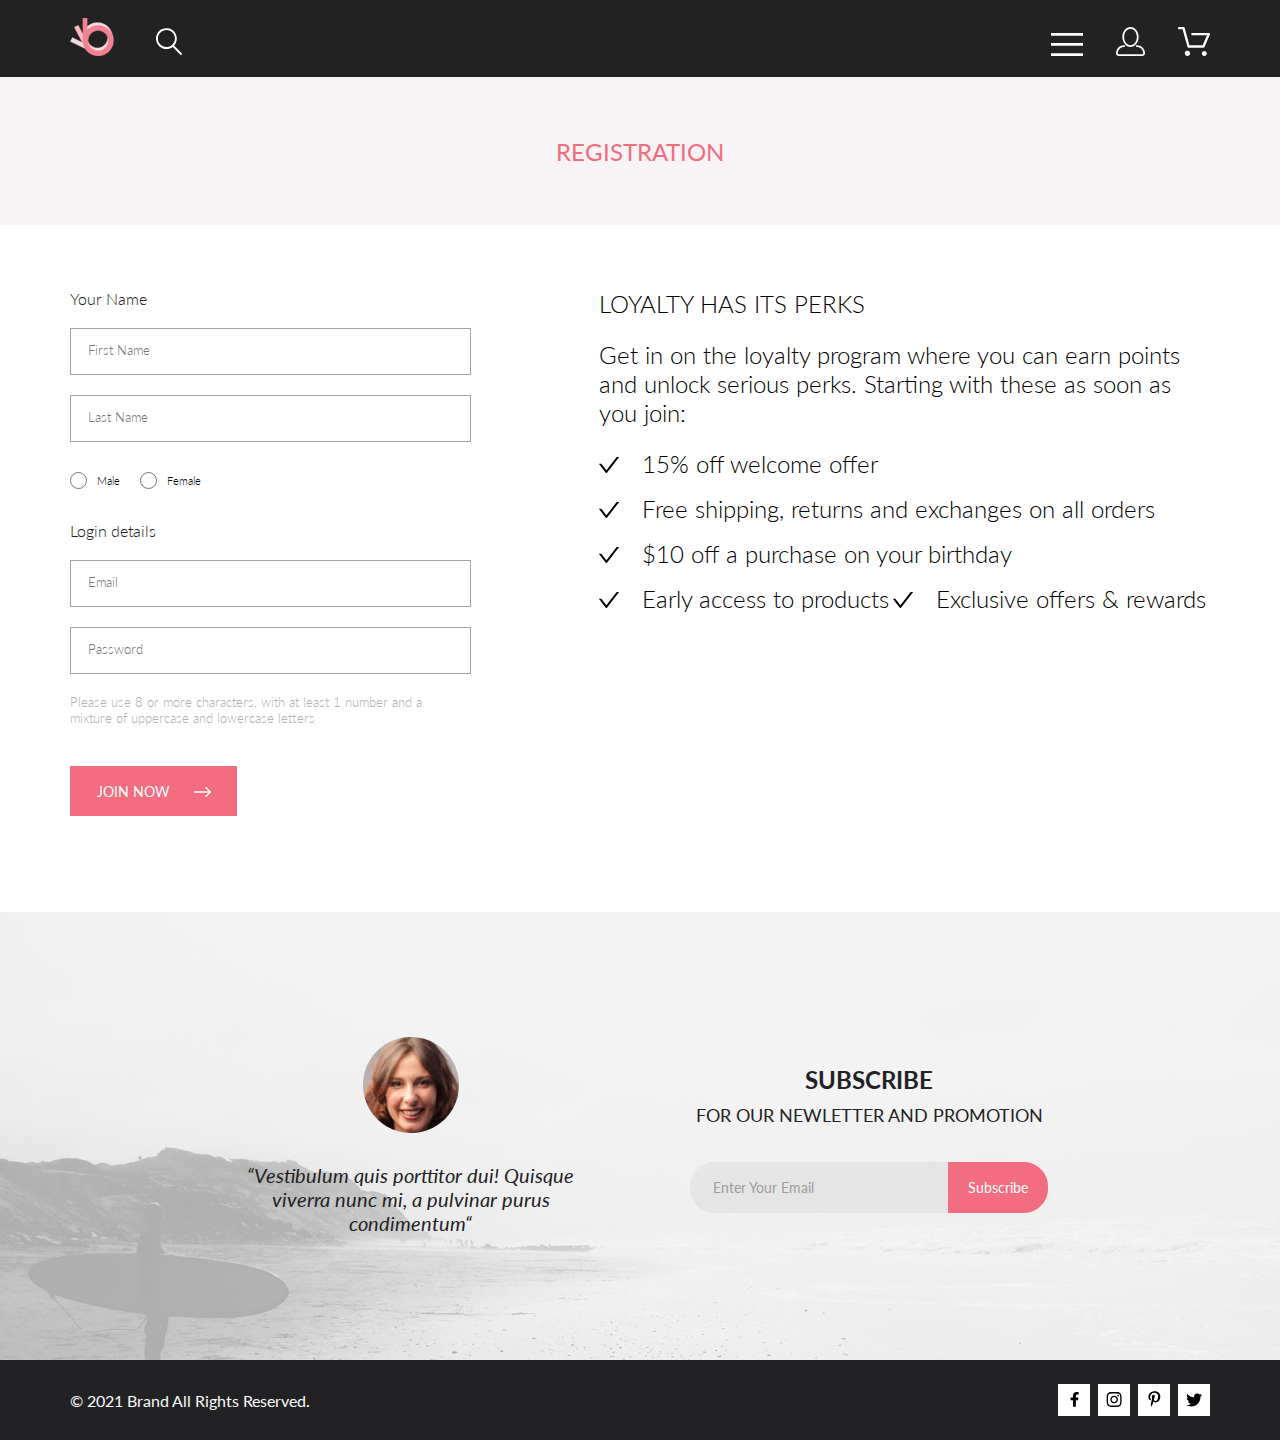
<file: registration.html>
<!DOCTYPE html>
<html lang="en">

<head>
    <meta charset="UTF-8">
    <meta http-equiv="X-UA-Compatible" content="IE=edge">
    <meta name="viewport" content="width=device-width, initial-scale=1.0">
    <title>Lesson-7</title>
    <link rel="preconnect" href="https://fonts.gstatic.com">
    <link href="https://fonts.googleapis.com/css2?family=Lato:ital,wght@0,300;0,400;0,700;0,900;1,400&display=swap"
        rel="stylesheet">
    <link rel="stylesheet" href="css/style.css">
</head>

<body>
    <header class="header">
        <nav class="header-wrap wrap">
            <ul class="header-menu header-left">
                <li class="header-menu-left-item">
                    <a href="index.html"><img class="header-menu-logo" src="img/logo.png" alt="Главная" width="44"
                            height="38">
                    </a>
                </li>
                <li class="header-menu-left-item header-menu-search">
                    <a href="#">
                        <svg class="header-menu-icon" width="27" height="28" viewBox="0 0 27 28"
                            xmlns="http://www.w3.org/2000/svg">
                            <path
                                d="M19.0586 17.6249C20.6703 15.8648 21.6272 13.6038 21.7688 11.2215C21.9103 8.8392 21.2279 6.48075 19.836 4.5422C18.4441 2.60365 16.4275 1.20306 14.125 0.575643C11.8224 -0.0517774 9.37412 0.132183 7.19119 1.09663C5.00826 2.06108 3.22365 3.74727 2.13706 5.87205C1.05047 7.99682 0.728077 10.4308 1.22402 12.7652C1.71996 15.0996 3.00403 17.1922 4.8606 18.6917C6.71717 20.1912 9.03316 21.0063 11.4196 20.9999C13.672 21.003 15.8635 20.269 17.6597 18.9099L25.4076 26.7169C25.4931 26.806 25.5956 26.8771 25.7089 26.926C25.8222 26.975 25.9442 27.0008 26.0676 27.0019C26.1913 27.0023 26.3138 26.9772 26.4273 26.9282C26.5409 26.8792 26.6431 26.8072 26.7276 26.7169C26.9016 26.536 26.9987 26.2949 26.9987 26.0439C26.9987 25.793 26.9016 25.5518 26.7276 25.3709L19.0586 17.6249ZM2.88565 10.4999C2.89848 8.81465 3.40996 7.17089 4.35561 5.77587C5.30126 4.38086 6.63875 3.29703 8.19946 2.66102C9.76017 2.02501 11.4742 1.86529 13.1256 2.202C14.7769 2.53871 16.2917 3.35678 17.4788 4.55307C18.6659 5.74935 19.4722 7.27031 19.7962 8.92421C20.1202 10.5781 19.9473 12.2909 19.2993 13.8467C18.6512 15.4024 17.5571 16.7315 16.1549 17.6664C14.7526 18.6013 13.105 19.1001 11.4196 19.0999C9.14819 19.0891 6.97384 18.1774 5.37386 16.5651C3.77388 14.9527 2.879 12.7714 2.88565 10.4999Z" />
                        </svg>
                    </a>
                </li>
            </ul>
            <ul class="header-menu headedr-right">
                <li class="header-menu-right-item">
                    <input id="burger-menu" type="checkbox" class="hidden">
                    <label for="burger-menu">
                        <svg class="header-menu-icon" width="32" height="23" viewBox="0 0 32 23"
                            xmlns="http://www.w3.org/2000/svg">
                            <path d="M0 23V20.31H32V23H0ZM0 12.76V10.07H32V12.76H0ZM0 2.69V0H32V2.69H0Z" />
                        </svg>
                    </label>
                    <div class="menu">
                        <ul class="main-wrap">
                            <li class="menu-item">MAN
                                <ul class="menu-sub">
                                    <li class="menu-sub-item">Accessories</li>
                                    <li class="menu-sub-item">Bags</li>
                                    <li class="menu-sub-item">Denim</li>
                                    <li class="menu-sub-item">T-Shirts</li>
                                </ul>
                            </li>
                            <li class="menu-item">WOMAN
                                <ul class="menu-sub">
                                    <li class="menu-sub-item">Accessories</li>
                                    <li class="menu-sub-item">Jackets & Coats</li>
                                    <li class="menu-sub-item">Polos</li>
                                    <li class="menu-sub-item">T-Shirts</li>
                                    <li class="menu-sub-item">Shirts</li>
                                </ul>
                            </li>
                            <li class="menu-item">KIDS
                                <ul class="menu-sub">
                                    <li class="menu-sub-item">Accessories</li>
                                    <li class="menu-sub-item">Jackets & Coats</li>
                                    <li class="menu-sub-item">Polos</li>
                                    <li class="menu-sub-item">T-Shirts</li>
                                    <li class="menu-sub-item">Shirts</li>
                                    <li class="menu-sub-item">Bags</li>
                                </ul>
                            </li>
                        </ul>
                        <div class="menu-close-wrap">
                            <label class="menu-close-bttn" for="burger-menu">
                                <svg class="menu-close-icon" width="13" height="13" viewBox="0 0 13 13"
                                    xmlns="http://www.w3.org/2000/svg">
                                    <path
                                        d="M7.4158 6.00409L11.7158 1.71409C11.9041 1.52579 12.0099 1.27039 12.0099 1.00409C12.0099 0.73779 11.9041 0.482395 11.7158 0.294092C11.5275 0.105788 11.2721 0 11.0058 0C10.7395 0 10.4841 0.105788 10.2958 0.294092L6.0058 4.59409L1.7158 0.294092C1.52749 0.105788 1.2721 -1.9841e-09 1.0058 0C0.739497 1.9841e-09 0.484102 0.105788 0.295798 0.294092C0.107495 0.482395 0.0017066 0.73779 0.0017066 1.00409C0.0017066 1.27039 0.107495 1.52579 0.295798 1.71409L4.5958 6.00409L0.295798 10.2941C0.20207 10.3871 0.127676 10.4977 0.0769072 10.6195C0.0261385 10.7414 0 10.8721 0 11.0041C0 11.1361 0.0261385 11.2668 0.0769072 11.3887C0.127676 11.5105 0.20207 11.6211 0.295798 11.7141C0.388761 11.8078 0.499362 11.8822 0.621222 11.933C0.743081 11.9838 0.873786 12.0099 1.0058 12.0099C1.13781 12.0099 1.26852 11.9838 1.39038 11.933C1.51223 11.8822 1.62284 11.8078 1.7158 11.7141L6.0058 7.41409L10.2958 11.7141C10.3888 11.8078 10.4994 11.8822 10.6212 11.933C10.7431 11.9838 10.8738 12.0099 11.0058 12.0099C11.1378 12.0099 11.2685 11.9838 11.3904 11.933C11.5122 11.8822 11.6228 11.8078 11.7158 11.7141C11.8095 11.6211 11.8839 11.5105 11.9347 11.3887C11.9855 11.2668 12.0116 11.1361 12.0116 11.0041C12.0116 10.8721 11.9855 10.7414 11.9347 10.6195C11.8839 10.4977 11.8095 10.3871 11.7158 10.2941L7.4158 6.00409Z" />
                                </svg>
                            </label>
                        </div>
                    </div>
                </li>
                <li class="header-menu-right-item header-menu-reg">
                    <a href="registration.html">
                        <svg class="header-menu-icon" width="29" height="29" viewBox="0 0 29 29"
                            xmlns="http://www.w3.org/2000/svg">
                            <path
                                d="M14.5 19.937C19 19.937 22.656 15.464 22.656 9.968C22.656 4.472 19 0 14.5 0C13.3631 0.0217413 12.2463 0.303398 11.2351 0.823397C10.2239 1.34339 9.34507 2.08794 8.66602 3C7.12663 4.99573 6.30819 7.45381 6.34399 9.974C6.34399 15.465 10 19.937 14.5 19.937ZM14.5 1.813C18 1.813 20.844 5.472 20.844 9.969C20.844 14.466 17.998 18.125 14.5 18.125C11.002 18.125 8.15603 14.465 8.15503 9.969C8.15403 5.473 11 1.813 14.5 1.813ZM20.844 18.125C20.6036 18.125 20.373 18.2205 20.203 18.3905C20.033 18.5605 19.9375 18.7911 19.9375 19.0315C19.9375 19.2719 20.033 19.5025 20.203 19.6725C20.373 19.8425 20.6036 19.938 20.844 19.938C22.526 19.9399 24.1386 20.6088 25.3279 21.7982C26.5172 22.9875 27.1861 24.6 27.188 26.282C27.1875 26.5221 27.0918 26.7523 26.922 26.9221C26.7522 27.0918 26.5221 27.1875 26.282 27.188H2.71997C2.47985 27.1875 2.24975 27.0918 2.07996 26.9221C1.91016 26.7523 1.81449 26.5221 1.81396 26.282C1.81608 24.6001 2.48517 22.9877 3.67444 21.7985C4.86371 20.6092 6.47608 19.9401 8.15796 19.938C8.39824 19.938 8.62868 19.8425 8.79858 19.6726C8.96849 19.5027 9.06396 19.2723 9.06396 19.032C9.06396 18.7917 8.96849 18.5613 8.79858 18.3914C8.62868 18.2215 8.39824 18.126 8.15796 18.126C5.99541 18.1279 3.92201 18.9875 2.39258 20.5164C0.863144 22.0453 0.00264777 24.1185 0 26.281C0.000794067 27.0019 0.287502 27.693 0.797241 28.2027C1.30698 28.7125 1.99811 28.9992 2.71899 29H26.282C27.0027 28.9989 27.6936 28.7121 28.2031 28.2024C28.7126 27.6927 28.9992 27.0017 29 26.281C28.9974 24.1187 28.1372 22.0457 26.6083 20.5168C25.0793 18.9878 23.0063 18.1276 20.844 18.125Z" />
                        </svg>
                    </a>
                </li>
                <li class="header-menu-right-item header-menu-cart">
                    <a href="cart.html">
                        <svg class="header-menu-icon" width="32" height="29" viewBox="0 0 32 29"
                            xmlns="http://www.w3.org/2000/svg">
                            <path
                                d="M26.2 29C25.5522 28.9738 24.9405 28.6948 24.4962 28.2227C24.0519 27.7506 23.8104 27.1232 23.8235 26.475C23.8366 25.8269 24.1033 25.2097 24.5663 24.7559C25.0293 24.3022 25.6518 24.048 26.3 24.048C26.9483 24.048 27.5707 24.3022 28.0337 24.7559C28.4967 25.2097 28.7634 25.8269 28.7765 26.475C28.7896 27.1232 28.5481 27.7506 28.1038 28.2227C27.6594 28.6948 27.0478 28.9738 26.4 29H26.2ZM6.75195 26.32C6.75195 25.79 6.90913 25.2718 7.20361 24.8311C7.4981 24.3904 7.91667 24.0469 8.40637 23.844C8.89608 23.6412 9.43497 23.5881 9.95483 23.6915C10.4747 23.7949 10.9522 24.0502 11.327 24.425C11.7018 24.7998 11.9571 25.2773 12.0605 25.7972C12.164 26.317 12.1108 26.8559 11.908 27.3456C11.7051 27.8353 11.3616 28.2539 10.9209 28.5483C10.4802 28.8428 9.96206 29 9.43201 29C9.0799 29.0003 8.73114 28.9311 8.40576 28.7966C8.08038 28.662 7.78472 28.4646 7.53564 28.2158C7.28657 27.9669 7.08903 27.6713 6.95422 27.3461C6.81942 27.0208 6.75 26.6721 6.75 26.32H6.75195ZM10.552 20.686C10.2926 20.6868 10.04 20.6024 9.83313 20.4457C9.62629 20.2891 9.47661 20.0689 9.40698 19.819L4.57397 2.36401H1.18103C0.867544 2.36401 0.566883 2.23947 0.345215 2.01781C0.123547 1.79614 -0.000976562 1.49549 -0.000976562 1.18201C-0.000976562 0.868519 0.123547 0.567873 0.345215 0.346205C0.566883 0.124537 0.867544 5.81268e-06 1.18103 5.81268e-06H5.46204C5.72153 -0.00080736 5.97406 0.0837201 6.18079 0.240568C6.38751 0.397416 6.53686 0.617884 6.60596 0.868006L11.439 18.323H24.6169L29 8.27501H14.4C14.2418 8.27961 14.0844 8.25242 13.9369 8.19507C13.7894 8.13771 13.6549 8.05134 13.5414 7.94108C13.4279 7.83082 13.3376 7.69891 13.276 7.55315C13.2144 7.40739 13.1826 7.25075 13.1826 7.0925C13.1826 6.93426 13.2144 6.77762 13.276 6.63186C13.3376 6.4861 13.4279 6.35419 13.5414 6.24393C13.6549 6.13367 13.7894 6.0473 13.9369 5.98994C14.0844 5.93259 14.2418 5.90541 14.4 5.91001H30.813C31.0087 5.90996 31.2013 5.95866 31.3734 6.05172C31.5456 6.14478 31.6918 6.27926 31.799 6.44301C31.9068 6.60729 31.9724 6.79569 31.9899 6.99145C32.0073 7.18721 31.9762 7.38424 31.899 7.565L26.494 19.977C26.4016 20.1876 26.25 20.3668 26.0575 20.4927C25.865 20.6186 25.64 20.6858 25.41 20.686H10.552Z" />
                        </svg>
                    </a>
                </li>
            </ul>
        </nav>
    </header>

    <main class="content">
        <section class="pg-h1">
            <div class="pg-h1-wrap pg-h1-desc-only wrap">
                <h1 class="pg-h1-desc pg-h1-desc-only">REGISTRATION</h1>
            </div>
        </section>

        <div class="reg wrap">
            <div class="reg-form">
                <form class="reg-form-item" action="#">
                    <p class="reg-form-desc">Your Name</p>
                    <input class="reg-form-input" placeholder="First Name" type="text">
                    <input class="reg-form-input" placeholder="Last Name" type="text">
                    <div class="reg-form-radio-wrap">
                        <input class="reg-form-radio-val" id="reg-form-male" type="radio" name="reg-form-gender">
                        <label class="reg-form-radio-desc" for="reg-form-male">Male</label>
                        <input class="reg-form-radio-val" id="reg-form-female" type="radio" name="reg-form-gender">
                        <label class="reg-form-radio-desc" for="reg-form-female">Female</label>
                    </div>
                    <p class="reg-form-desc">Login details</p>
                    <input class="reg-form-input" placeholder="Email" type="email">
                    <input class="reg-form-input" placeholder="Password" type="password">
                    <p class="reg-form-help">Please use 8 or more characters, with at least 1 number and a mixture of
                        uppercase and lowercase
                        letters</p>
                    <button class="reg-form-bttn">JOIN NOW
                        <svg class="reg-form-bttn-img" width="17" height="10" viewBox="0 0 17 10"
                            xmlns="http://www.w3.org/2000/svg">
                            <path fill-rule="evenodd" clip-rule="evenodd"
                                d="M11.54 0.208095C11.6058 0.142131 11.684 0.0897967 11.77 0.0540883C11.8561 0.01838 11.9483 0 12.0415 0C12.1347 0 12.2269 0.01838 12.313 0.0540883C12.399 0.0897967 12.4772 0.142131 12.543 0.208095L16.7929 4.458C16.8589 4.5238 16.9112 4.60196 16.9469 4.68802C16.9826 4.77407 17.001 4.86632 17.001 4.95949C17.001 5.05266 16.9826 5.14491 16.9469 5.23097C16.9112 5.31702 16.8589 5.39518 16.7929 5.46098L12.543 9.71089C12.41 9.84389 12.2296 9.91861 12.0415 9.91861C11.8534 9.91861 11.673 9.84389 11.54 9.71089C11.407 9.57788 11.3323 9.39749 11.3323 9.2094C11.3323 9.0213 11.407 8.84091 11.54 8.70791L15.2898 4.95949L11.54 1.21107C11.474 1.14528 11.4217 1.06711 11.386 0.981059C11.3503 0.895005 11.3319 0.802752 11.3319 0.709584C11.3319 0.616415 11.3503 0.524162 11.386 0.438109C11.4217 0.352055 11.474 0.273891 11.54 0.208095Z" />
                            <path fill-rule="evenodd" clip-rule="evenodd"
                                d="M0 4.95948C0 4.77162 0.0746263 4.59146 0.207462 4.45862C0.340297 4.32579 0.52046 4.25116 0.708318 4.25116H15.583C15.7708 4.25116 15.951 4.32579 16.0838 4.45862C16.2167 4.59146 16.2913 4.77162 16.2913 4.95948C16.2913 5.14734 16.2167 5.3275 16.0838 5.46033C15.951 5.59317 15.7708 5.6678 15.583 5.6678H0.708318C0.52046 5.6678 0.340297 5.59317 0.207462 5.46033C0.0746263 5.3275 0 5.14734 0 4.95948Z" />
                        </svg>

                    </button>
                </form>
            </div>
            <div class="reg-benefit">
                <p class="reg-benefit-text">LOYALTY HAS ITS PERKS</p>
                <p class="reg-benefit-text">Get in on the loyalty program where you can earn points and unlock serious
                    perks. Starting with these
                    as soon as you join:</p>
                <ul class="reg-benefit-items">
                    <li class="reg-benefit-item">15% off welcome offer</li>
                    <li class="reg-benefit-item">Free shipping, returns and exchanges on all orders</li>
                    <li class="reg-benefit-item">$10 off a purchase on your birthday</li>
                    <li class="reg-benefit-item">Early access to products</li>
                    <li class="reg-benefit-item">Exclusive offers & rewards</li>
                </ul>
            </div>
        </div>
    </main>

    <aside class="feedback margin-top-96">
        <div class="feedback-wrap wrap">
            <div class="feedback-face">
                <img class="feedback-face-img" src="img/footer-face.png" alt="author">
                <p class="feedback-face-desc">“Vestibulum quis porttitor dui! Quisque viverra nunc mi, a pulvinar
                    purus condimentum“</p>
            </div>
            <div class="subscribe">
                <p class="subscribe-desc1">SUBSCRIBE</p>
                <p class="subscribe-desc2">FOR OUR NEWLETTER AND PROMOTION</p>
                <form class="subscribe-form" action="#">
                    <input class="subscribe-email" type="email" placeholder="Enter Your Email">
                    <button class="subscribe-submit" type="submit">Subscribe</button>
                </form>
            </div>
        </div>
    </aside>

    <footer class="footer">
        <div class="footer-wrap wrap">
            <p class="footer-copyright">© 2021 Brand All Rights Reserved.</p>
            <ul class="footer-soc-menu">
                <li class="footer-soc-item">
                    <a href="#">
                        <svg width="9" height="15" viewBox="0 0 9 15" xmlns="http://www.w3.org/2000/svg">
                            <path
                                d="M8.08836 8.28L8.50686 5.61602H5.89022V3.88729C5.89022 3.15847 6.25574 2.44806 7.42765 2.44806H8.61722V0.179975C8.61722 0.179975 7.53772 0 6.50561 0C4.35073 0 2.9422 1.27593 2.9422 3.5857V5.61602H0.546875V8.28H2.9422V14.72H5.89022V8.28H8.08836Z" />
                        </svg>
                    </a>
                </li>
                <li class="footer-soc-item">
                    <a href="#">
                        <svg width="16" height="15" viewBox="0 0 16 15" xmlns="http://www.w3.org/2000/svg">
                            <path
                                d="M8.13677 3.68162C6.02163 3.68162 4.31555 5.38494 4.31555 7.49666C4.31555 9.60838 6.02163 11.3117 8.13677 11.3117C10.2519 11.3117 11.958 9.60838 11.958 7.49666C11.958 5.38494 10.2519 3.68162 8.13677 3.68162ZM8.13677 9.97693C6.76991 9.97693 5.65248 8.86463 5.65248 7.49666C5.65248 6.12869 6.76658 5.01639 8.13677 5.01639C9.50695 5.01639 10.6211 6.12869 10.6211 7.49666C10.6211 8.86463 9.50363 9.97693 8.13677 9.97693ZM13.0056 3.52557C13.0056 4.02029 12.6065 4.41541 12.1143 4.41541C11.6188 4.41541 11.223 4.01697 11.223 3.52557C11.223 3.03416 11.6221 2.63572 12.1143 2.63572C12.6065 2.63572 13.0056 3.03416 13.0056 3.52557ZM15.5364 4.42869C15.4799 3.2367 15.2072 2.18084 14.3325 1.31092C13.4612 0.440997 12.4036 0.168732 11.2097 0.108966C9.9792 0.0392395 6.29101 0.0392395 5.0605 0.108966C3.8699 0.165411 2.81233 0.437677 1.93768 1.3076C1.06302 2.17752 0.793639 3.23338 0.733776 4.42537C0.663937 5.65389 0.663937 9.33611 0.733776 10.5646C0.790313 11.7566 1.06302 12.8125 1.93768 13.6824C2.81233 14.5523 3.86658 14.8246 5.0605 14.8844C6.29101 14.9541 9.9792 14.9541 11.2097 14.8844C12.4036 14.8279 13.4612 14.5556 14.3325 13.6824C15.2039 12.8125 15.4766 11.7566 15.5364 10.5646C15.6063 9.33611 15.6063 5.65721 15.5364 4.42869ZM13.9468 11.8828C13.6874 12.5336 13.1852 13.0349 12.53 13.2972C11.5489 13.6857 9.22094 13.5961 8.13677 13.5961C7.05259 13.5961 4.72128 13.6824 3.74353 13.2972C3.09169 13.0383 2.58951 12.5369 2.32678 11.8828C1.93768 10.9033 2.02747 8.57908 2.02747 7.49666C2.02747 6.41424 1.941 4.0867 2.32678 3.11053C2.58619 2.45975 3.08837 1.95838 3.74353 1.69608C4.72461 1.3076 7.05259 1.39725 8.13677 1.39725C9.22094 1.39725 11.5523 1.31092 12.53 1.69608C13.1818 1.95506 13.684 2.45643 13.9468 3.11053C14.3359 4.09002 14.2461 6.41424 14.2461 7.49666C14.2461 8.57908 14.3359 10.9066 13.9468 11.8828Z" />
                        </svg>
                    </a>
                </li>
                <li class="footer-soc-item">
                    <a href="#">
                        <svg width="13" height="16" viewBox="0 0 13 16" xmlns="http://www.w3.org/2000/svg">
                            <path
                                d="M6.7402 0.203125C3.55552 0.203125 0.408081 2.34063 0.408081 5.8C0.408081 8 1.63726 9.25 2.38221 9.25C2.68951 9.25 2.86643 8.3875 2.86643 8.14375C2.86643 7.85313 2.13079 7.23438 2.13079 6.025C2.13079 3.5125 4.03043 1.73125 6.48878 1.73125C8.60259 1.73125 10.167 2.94062 10.167 5.1625C10.167 6.82187 9.50585 9.93437 7.3641 9.93437C6.59121 9.93437 5.93006 9.37187 5.93006 8.56563C5.93006 7.38438 6.74951 6.24062 6.74951 5.02187C6.74951 2.95312 3.83487 3.32812 3.83487 5.82812C3.83487 6.35313 3.90006 6.93437 4.13286 7.4125C3.70451 9.26875 2.82919 12.0344 2.82919 13.9469C2.82919 14.5375 2.91299 15.1188 2.96886 15.7094C3.0744 15.8281 3.02163 15.8156 3.18304 15.7563C4.74744 13.6 4.69157 13.1781 5.39928 10.3562C5.78107 11.0875 6.76814 11.4812 7.55034 11.4812C10.8468 11.4812 12.3274 8.24688 12.3274 5.33125C12.3274 2.22813 9.66415 0.203125 6.7402 0.203125Z" />
                        </svg>
                    </a>
                </li>
                <li class="footer-soc-item">
                    <a href="#">
                        <svg width="17" height="14" viewBox="0 0 17 14" xmlns="http://www.w3.org/2000/svg">
                            <path
                                d="M14.4181 3.74107C14.4281 3.88319 14.4281 4.02535 14.4281 4.16747C14.4281 8.50247 11.1509 13.4974 5.16096 13.4974C3.31558 13.4974 1.60132 12.9593 0.159302 12.0253C0.421495 12.0558 0.673569 12.0659 0.94585 12.0659C2.46851 12.0659 3.8702 11.5482 4.98953 10.6649C3.5576 10.6345 2.3576 9.69032 1.94415 8.39081C2.14585 8.42125 2.34751 8.44156 2.5593 8.44156C2.85172 8.44156 3.14418 8.40094 3.41643 8.32991C1.92401 8.02531 0.80465 6.70553 0.80465 5.11163V5.07103C1.23825 5.31469 1.74249 5.46697 2.2769 5.48725C1.39959 4.89841 0.824826 3.89335 0.824826 2.75628C0.824826 2.14716 0.98614 1.58878 1.26851 1.10147C2.87187 3.09131 5.28195 4.39078 7.98443 4.53294C7.93403 4.28928 7.90376 4.0355 7.90376 3.78169C7.90376 1.97457 9.35586 0.502502 11.1609 0.502502C12.0987 0.502502 12.9457 0.89844 13.5407 1.53803C14.2768 1.39591 14.9827 1.12178 15.6079 0.746159C15.3659 1.5076 14.8516 2.14719 14.176 2.55325C14.8315 2.48222 15.4668 2.29944 16.0516 2.04566C15.608 2.69538 15.0533 3.27403 14.4181 3.74107Z" />
                        </svg>
                    </a>
                </li>
            </ul>
        </div>
    </footer>
</body>

</html>
</file>
<file: css/style.css>
.padding-top-32 {
  padding-top: 32px;
}

.padding-top-48 {
  padding-top: 48px;
}

.padding-top-50 {
  padding-top: 50px;
}

.padding-top-64 {
  padding-top: 64px;
}

.padding-top-96 {
  padding-top: 96px;
}

.margin-top-18 {
  margin-top: 18px;
}

.margin-top-96 {
  margin-top: 96px;
}

.margin-top-98 {
  margin-top: 98px;
}

.margin-top-128 {
  margin-top: 128px;
}

.padding-top-128 {
  padding-top: 128px;
}

.padding-top-130 {
  padding-top: 130px;
}

* {
  margin: 0;
  padding: 0;
  font-family: 'Lato', sans-serif;
}

.wrap {
  max-width: 1140px;
  margin: 0 auto;
}

.hidden {
  visibility: hidden;
  position: absolute;
  left: -99999999px;
}

@media (max-width: 768px) {
  .wrap {
    max-width: 735px;
  }
}

@media (max-width: 426px) {
  .wrap {
    max-width: 343px;
  }
}

.menu {
  display: -webkit-box;
  display: -ms-flexbox;
  display: flex;
  -webkit-box-pack: justify;
      -ms-flex-pack: justify;
          justify-content: space-between;
  margin-top: 18px;
  position: absolute;
  visibility: hidden;
  right: 0px;
  width: 232px;
  background: #FFFFFF;
  -webkit-box-shadow: 6px 4px 35px rgba(0, 0, 0, 0.21);
          box-shadow: 6px 4px 35px rgba(0, 0, 0, 0.21);
}

.main-wrap {
  padding: 37px 0px 37px 33px;
}

.menu-item {
  font-style: normal;
  font-weight: normal;
  font-size: 14px;
  line-height: 17px;
  color: #F16D7F;
  list-style: none;
}

.menu-item:not(:first-child) {
  padding-top: 20px;
}

.menu-sub {
  padding-left: 21px;
}

.menu-sub-item {
  font-style: normal;
  font-weight: normal;
  font-size: 14px;
  line-height: 17px;
  color: #6F6E6E;
  list-style: none;
}

.menu-sub-item:first-child {
  padding-top: 12px;
}

.menu-sub-item:not(:last-child) {
  padding-bottom: 11px;
}

.menu-close-wrap {
  padding-top: 16px;
  padding-right: 16px;
}

.menu-close-bttn {
  background: #FFFFFF;
  outline: none;
  border: none;
}

.menu-close-icon {
  fill: #6F6E6E;
}

.menu-close-icon:hover {
  fill: #F16D7F;
}

#burger-menu:checked ~ .menu {
  visibility: visible;
  z-index: 1;
}

.pg-h1 {
  background: #F8F3F4;
}

.pg-h1-wrap {
  display: -webkit-box;
  display: -ms-flexbox;
  display: flex;
  -webkit-box-pack: justify;
      -ms-flex-pack: justify;
          justify-content: space-between;
  -webkit-box-align: center;
      -ms-flex-align: center;
          align-items: center;
  height: 148px;
}

.pg-h1 .pg-h1-desc-only {
  -webkit-box-pack: center;
      -ms-flex-pack: center;
          justify-content: center;
}

.pg-h1-desc {
  font-style: normal;
  font-weight: normal;
  font-size: 24px;
  line-height: 29px;
  color: #F16D7F;
}

.pg-h1-crumbl {
  font-style: normal;
  font-weight: 300;
  font-size: 14px;
  line-height: 17px;
  color: #636363;
}

.pg-h1-crumbl-color {
  font-weight: 700;
  color: #F16D7F;
}

@media (max-width: 426px) {
  .pg-h1-wrap {
    -webkit-box-orient: vertical;
    -webkit-box-direction: normal;
        -ms-flex-direction: column;
            flex-direction: column;
    -webkit-box-pack: start;
        -ms-flex-pack: start;
            justify-content: flex-start;
  }
  .pg-h1-desc {
    padding-top: 24px;
  }
  .pg-h1-desc-only {
    padding-top: 0px;
  }
  .pg-h1-crumbl {
    padding-top: 32px;
  }
}

.header {
  background: #222222;
  padding: 18px 0px;
}

.header-wrap {
  display: -webkit-box;
  display: -ms-flexbox;
  display: flex;
  -webkit-box-pack: justify;
      -ms-flex-pack: justify;
          justify-content: space-between;
}

.header-menu {
  display: -webkit-box;
  display: -ms-flexbox;
  display: flex;
  list-style-type: none;
  -webkit-box-align: end;
      -ms-flex-align: end;
          align-items: flex-end;
}

.header-menu-icon {
  fill: #FFFFFF;
}

.header-menu-icon:hover {
  fill: #F16D7F;
}

.header-menu-logo {
  -webkit-transition: -webkit-transform 0.4s;
  transition: -webkit-transform 0.4s;
  transition: transform 0.4s;
  transition: transform 0.4s, -webkit-transform 0.4s;
}

.header-menu-logo:hover {
  -webkit-transform: rotate(360deg);
          transform: rotate(360deg);
}

.header-menu-left-item {
  padding-right: 41px;
}

.header-menu-right-item {
  padding-left: 33px;
}

@media (max-width: 426px) {
  .header-menu-reg {
    display: none;
  }
  .header-menu-cart {
    display: none;
  }
  .header-menu-search {
    display: none;
  }
}

.first-page {
  background: #F1E4E6;
}

.first-page-wrap {
  display: -webkit-box;
  display: -ms-flexbox;
  display: flex;
  -webkit-box-pack: end;
      -ms-flex-pack: end;
          justify-content: flex-end;
  -webkit-box-align: center;
      -ms-flex-align: center;
          align-items: center;
  height: 764px;
  background-image: url(../img/hero_logo.png);
  background-repeat: no-repeat;
  background-position: -225px bottom;
}

.first-page-heading1 {
  margin: 0;
  margin-left: 64px;
  margin-top: -100px;
  padding-left: 16px;
  width: 50%;
  border-left: 12px solid #F16D7F;
  color: #222222;
  font-style: normal;
  font-weight: 900;
  font-size: 48px;
  line-height: 57px;
}

.first-page-heading2 {
  font-style: normal;
  font-weight: 700;
  font-size: 32px;
  line-height: 38px;
}

.first-page-heading3 {
  font-style: normal;
  font-weight: 700;
  font-size: 32px;
  line-height: 38px;
  color: #F16D7F;
}

@media (max-width: 768px) {
  .first-page-wrap {
    height: 368px;
    background-size: 368px;
    background-position: 0px bottom;
  }
  .first-page-heading1 {
    margin-top: 0px;
    font-size: 44px;
    line-height: 53px;
  }
  .first-page-heading2 {
    font-size: 24px;
    line-height: 29px;
  }
  .first-page-heading3 {
    font-size: 24px;
    line-height: 29px;
  }
}

@media (max-width: 426px) {
  .first-page-wrap {
    -webkit-box-pack: center;
        -ms-flex-pack: center;
            justify-content: center;
    height: 363px;
    background-image: none;
  }
  .first-page-heading1 {
    margin-left: 0px;
    width: auto;
    font-size: 38px;
    line-height: 32px;
    padding-top: 6px;
    padding-bottom: 6px;
  }
  .first-page-heading2 {
    font-size: 20px;
    line-height: 24px;
  }
  .first-page-heading3 {
    font-size: 20px;
    line-height: 24px;
  }
}

.reg {
  padding-top: 64px;
  display: -webkit-box;
  display: -ms-flexbox;
  display: flex;
}

.reg-form-item {
  display: -webkit-box;
  display: -ms-flexbox;
  display: flex;
  -webkit-box-orient: vertical;
  -webkit-box-direction: normal;
      -ms-flex-direction: column;
          flex-direction: column;
}

.reg-form-desc {
  margin-bottom: 20px;
  font-style: normal;
  font-weight: 300;
  font-size: 16px;
  line-height: 19px;
  color: #222222;
}

.reg-form-input {
  padding: 13px 17px 16px 17px;
  margin-bottom: 20px;
  width: 365px;
  border: 1px solid #A4A4A4;
  outline: none;
  font-style: normal;
  font-weight: 300;
  font-size: 13px;
  line-height: 16px;
  color: #B1B1B1;
}

.reg-form-radio-wrap {
  display: -webkit-box;
  display: -ms-flexbox;
  display: flex;
  -webkit-box-align: center;
      -ms-flex-align: center;
          align-items: center;
  padding-top: 10px;
  padding-bottom: 32px;
}

.reg-form-radio-desc {
  padding-right: 20px;
  font-style: normal;
  font-weight: 300;
  font-size: 11px;
  line-height: 13px;
  color: #000000;
}

.reg-form-radio-val {
  margin-right: 10px;
  width: 17px;
  height: 17px;
  border: 1px solid #A4A4A4;
}

.reg-form-help {
  width: 365px;
  font-style: normal;
  font-weight: 300;
  font-size: 13px;
  line-height: 16px;
  color: #B1B1B1;
}

.reg-form-bttn {
  width: 167px;
  height: 50px;
  margin-top: 40px;
  outline: none;
  font-style: normal;
  font-weight: normal;
  font-size: 14px;
  line-height: 17px;
  color: #FFFFFF;
  background: #F16D7F;
  border: none;
}

.reg-form-bttn:hover {
  color: #F16D7F;
  background: #FFFFFF;
  border: 1px solid #F16D7F;
}

.reg-form-bttn:hover svg {
  fill: #F16D7F;
}

.reg-form-bttn-img {
  padding-left: 20px;
  fill: #FFFFFF;
}

.reg-benefit {
  padding-left: 128px;
}

.reg-benefit-text {
  padding-bottom: 22px;
  font-style: normal;
  font-weight: 300;
  font-size: 24px;
  line-height: 29px;
  color: #000000;
}

.reg-benefit-item {
  display: -webkit-inline-box;
  display: -ms-inline-flexbox;
  display: inline-flex;
  font-style: normal;
  font-weight: 300;
  font-size: 24px;
  line-height: 29px;
  color: #000000;
  list-style: none;
}

.reg-benefit-item:not(:last-child) {
  padding-bottom: 16px;
}

.reg-benefit-item::before {
  padding-right: 23px;
  content: url("../img/check.svg");
}

@media (max-width: 426px) {
  .reg {
    padding-top: 40px;
    -webkit-box-orient: vertical;
    -webkit-box-direction: normal;
        -ms-flex-direction: column;
            flex-direction: column;
  }
  .reg-form-input {
    width: auto;
  }
  .reg-benefit {
    padding-top: 40px;
    padding-left: 0px;
  }
  .reg-benefit-text {
    font-size: 16px;
    line-height: 19px;
  }
  .reg-benefit-item {
    font-size: 16px;
    line-height: 19px;
  }
}

.offer {
  padding-top: 65px;
}

.offer-list {
  display: -webkit-box;
  display: -ms-flexbox;
  display: flex;
  -webkit-box-pack: justify;
      -ms-flex-pack: justify;
          justify-content: space-between;
  -webkit-box-align: center;
      -ms-flex-align: center;
          align-items: center;
}

.offer-item {
  position: relative;
  text-align: center;
  width: 33.33%;
  height: 260px;
  background: rgba(33, 22, 22, 0.7);
  overflow: hidden;
  display: -webkit-box;
  display: -ms-flexbox;
  display: flex;
  -webkit-box-pack: center;
      -ms-flex-pack: center;
          justify-content: center;
  background: #FFFFFF;
}

.offer-item:not(:last-child) {
  margin-right: 30px;
}

.offer-item-img {
  -webkit-transition: -webkit-transform 0.4s;
  transition: -webkit-transform 0.4s;
  transition: transform 0.4s;
  transition: transform 0.4s, -webkit-transform 0.4s;
}

.offer-item-img:hover {
  -webkit-transform: scale(1.1);
          transform: scale(1.1);
}

.offer-full-width {
  position: relative;
  text-align: center;
  width: 100%;
  background: rgba(33, 22, 22, 0.7);
  overflow: hidden;
}

.offer-item-text {
  position: absolute;
  top: 50%;
  left: 50%;
  -webkit-transform: translate(-50%, -50%);
          transform: translate(-50%, -50%);
}

.offer-item-title {
  font-weight: normal;
  font-size: 24px;
  line-height: 28,8px;
  text-align: center;
  color: #F16D7F;
}

.offer-item-desc {
  font-weight: normal;
  font-size: 16px;
  line-height: 19px;
  text-align: center;
  color: #FFFFFF;
}

.offer-full-width {
  margin-top: 30px;
  text-align: center;
  height: 180px;
  background: rgba(33, 22, 22, 0.7);
}

@media (max-width: 768px) {
  .offer-item {
    height: 167.62px;
  }
  .offer-item:not(:last-child) {
    margin-right: 19px;
  }
}

@media (max-width: 426px) {
  .offer-item {
    margin-right: 0px;
  }
  .offer-full-width {
    height: 116px;
  }
}

.products-pad-top {
  padding-top: 128px;
}

.product-feedback-marg-top {
  margin-top: 98px;
}

.product {
  display: -webkit-box;
  display: -ms-flexbox;
  display: flex;
  -webkit-box-orient: vertical;
  -webkit-box-direction: normal;
      -ms-flex-direction: column;
          flex-direction: column;
  padding-top: 96px;
}

.product-heading {
  text-align: center;
  font-style: normal;
  font-weight: normal;
  font-size: 30px;
  line-height: 36px;
  color: #222222;
}

.product-desc {
  text-align: center;
  font-style: normal;
  font-weight: normal;
  font-size: 14px;
  line-height: 17px;
  color: #9F9F9F;
}

.product-card-group {
  display: -webkit-box;
  display: -ms-flexbox;
  display: flex;
  -webkit-box-pack: justify;
      -ms-flex-pack: justify;
          justify-content: space-between;
  margin-top: 26px;
  -ms-flex-wrap: wrap;
      flex-wrap: wrap;
}

.product-card-item {
  width: 360px;
  overflow: hidden;
  background: #F8F8F8;
  position: relative;
  margin-bottom: 30px;
  margin-right: 30px;
}

.product-card-item:nth-child(3n) {
  margin-right: 0px;
}

.product-card-item:hover img {
  -webkit-transition: -webkit-transform 0.5s;
  transition: -webkit-transform 0.5s;
  transition: transform 0.5s;
  transition: transform 0.5s, -webkit-transform 0.5s;
  -webkit-transform: scale(1.1);
          transform: scale(1.1);
}

.product-card-item:hover .product-card-overlay {
  -webkit-transition: 0.5s;
  transition: 0.5s;
  opacity: 1;
}

.product-last-item-hidden {
  display: block;
}

.product-card-img-brd {
  max-width: 360px;
  max-height: 420px;
  overflow: hidden;
}

.product-card-bttn {
  display: -webkit-box;
  display: -ms-flexbox;
  display: flex;
  -webkit-box-align: center;
      -ms-flex-align: center;
          align-items: center;
  width: 138px;
  height: 43px;
  background: transparent;
  font-style: normal;
  font-weight: normal;
  font-size: 14px;
  line-height: 17px;
  color: #FFFFFF;
  border: 1px solid #FFFFFF;
  outline: none;
}

.product-card-bttn-img {
  padding-left: 13px;
  padding-right: 11px;
}

.product-card-img {
  width: 360px;
  height: 420px;
  background: #F7E4E2;
}

.product-card-overlay {
  position: absolute;
  top: 0;
  left: 0;
  right: 0;
  height: 420px;
  background-color: rgba(58, 56, 56, 0.83);
  display: -webkit-box;
  display: -ms-flexbox;
  display: flex;
  -webkit-box-pack: center;
      -ms-flex-pack: center;
          justify-content: center;
  -webkit-box-align: center;
      -ms-flex-align: center;
          align-items: center;
  opacity: 0;
}

.product-card-text {
  margin-top: -4px;
  padding-top: 25px;
  padding-right: 28px;
  padding-bottom: 20px;
  padding-left: 18px;
  background: #F8F8F8;
  text-align: left;
}

.product-card-title a {
  text-decoration: none;
  font-style: normal;
  font-weight: normal;
  font-size: 13px;
  line-height: 16px;
  color: #000000;
  text-align: left;
}

.product-card-desc {
  padding-top: 12px;
  font-style: normal;
  font-weight: 300;
  font-size: 14px;
  line-height: 17px;
  color: #5D5D5D;
  text-align: left;
}

.product-card-price {
  padding-top: 18px;
  font-style: normal;
  font-weight: normal;
  font-size: 16px;
  line-height: 19px;
  color: #F16D7F;
  text-align: left;
}

.product-all-bttn {
  width: 211px;
  height: 47px;
  text-align: center;
  font-weight: normal;
  font-size: 16px;
  line-height: 19px;
  -ms-flex-item-align: center;
      -ms-grid-row-align: center;
      align-self: center;
  outline: none;
  color: #F16D7F;
  background: #FFFFFF;
  border: 1px solid #F16D7F;
}

.product-all-bttn:hover {
  color: #FFFFFF;
  background: #F16D7F;
  border: none;
}

@media (max-width: 1140px) {
  .product-card-item {
    margin-right: 30px;
  }
  .product-card-item:nth-child(2n+1) {
    margin-right: 30px;
  }
  .product-card-item:nth-child(2n) {
    margin-right: 0px;
  }
  .product-last-item-hidden {
    display: none;
  }
}

@media (max-width: 768px) {
  .product-card-item {
    margin-right: 15px;
  }
  .product-card-item:nth-child(2n+1) {
    margin-right: 15px;
  }
  .product-card-item:nth-child(2n) {
    margin-right: 0px;
  }
  .product-last-item-hidden {
    display: none;
  }
}

@media (max-width: 426px) {
  .products-pad-top {
    padding-top: 64px;
  }
  .product-feedback-marg-top {
    margin-top: 64px;
  }
  .product-card-item {
    width: 360px;
    margin-right: 0px;
  }
  .product-card-item:nth-child(1n) {
    margin-right: 0px;
  }
  .product-card-item:nth-child(3n) {
    margin-right: 0px;
  }
  .product-card-item:nth-child(2n) {
    margin-right: 0px;
  }
}

.fetured-items {
  padding-top: 96px;
}

.feature-container {
  background: #222224;
}

.feature-wrap {
  padding: 103px 0px;
  margin-top: 100px;
  display: -webkit-box;
  display: -ms-flexbox;
  display: flex;
  -webkit-box-pack: justify;
      -ms-flex-pack: justify;
          justify-content: space-between;
}

.feature-item {
  display: -webkit-box;
  display: -ms-flexbox;
  display: flex;
  -webkit-box-orient: vertical;
  -webkit-box-direction: normal;
      -ms-flex-direction: column;
          flex-direction: column;
  -webkit-box-align: center;
      -ms-flex-align: center;
          align-items: center;
  width: 360px;
}

.feature-img {
  height: 38px;
}

.feature-img-src {
  -webkit-transition: -webkit-transform 0.5s;
  transition: -webkit-transform 0.5s;
  transition: transform 0.5s;
  transition: transform 0.5s, -webkit-transform 0.5s;
}

.feature-img-src:hover {
  -webkit-transform: scale(1.1);
          transform: scale(1.1);
}

.feature-title {
  padding-top: 28px;
  font-style: normal;
  font-weight: normal;
  font-size: 19.96px;
  line-height: 24px;
  color: #FBFBFB;
}

.feature-desc {
  padding-top: 16px;
  font-style: normal;
  font-weight: 300;
  font-size: 13.972px;
  line-height: 17px;
  text-align: center;
  color: #FBFBFB;
}

@media (max-width: 768px) {
  .fetured-items {
    padding-top: 155px;
    margin-top: 0px;
  }
  .feature-wrap {
    padding: 48px 0px 64px 0px;
    display: -webkit-box;
    display: -ms-flexbox;
    display: flex;
    -webkit-box-orient: vertical;
    -webkit-box-direction: normal;
        -ms-flex-direction: column;
            flex-direction: column;
    -webkit-box-align: center;
        -ms-flex-align: center;
            align-items: center;
    margin-top: 100px;
  }
  .feature-item:not(:first-child) {
    margin-top: 48px;
  }
}

@media (max-width: 426px) {
  .feature-wrap {
    margin-top: 96px;
  }
  .feature-item {
    width: 347px;
  }
}

.feedback {
  display: -webkit-box;
  display: -ms-flexbox;
  display: flex;
  -webkit-box-align: center;
      -ms-flex-align: center;
          align-items: center;
  -webkit-box-pack: center;
      -ms-flex-pack: center;
          justify-content: center;
  background-color: #E5E5E5;
  background-image: url(../img/footer_form_bg.jpg);
  background-size: cover;
  background-repeat: no-repeat;
  background-position: center;
  height: 448px;
}

.feedback-wrap {
  display: -webkit-box;
  display: -ms-flexbox;
  display: flex;
  -webkit-box-align: center;
      -ms-flex-align: center;
          align-items: center;
}

.feedback-face {
  display: -webkit-box;
  display: -ms-flexbox;
  display: flex;
  -webkit-box-orient: vertical;
  -webkit-box-direction: normal;
      -ms-flex-direction: column;
          flex-direction: column;
  -webkit-box-align: center;
      -ms-flex-align: center;
          align-items: center;
  width: 50%;
}

.feedback-face-img {
  -webkit-transition: -webkit-transform 0.4s;
  transition: -webkit-transform 0.4s;
  transition: transform 0.4s;
  transition: transform 0.4s, -webkit-transform 0.4s;
}

.feedback-face-img:hover {
  -webkit-transform: scale(1.05);
          transform: scale(1.05);
}

.feedback-face-desc {
  padding-top: 30px;
  width: 360px;
  font-style: italic;
  font-weight: normal;
  font-size: 20px;
  line-height: 24px;
  text-align: center;
  color: #222224;
}

@media (max-width: 768px) {
  .feedback {
    -webkit-box-pack: inherit;
        -ms-flex-pack: inherit;
            justify-content: inherit;
    -webkit-box-orient: vertical;
    -webkit-box-direction: normal;
        -ms-flex-direction: column;
            flex-direction: column;
    height: 693px;
  }
  .feedback-wrap {
    -webkit-box-orient: vertical;
    -webkit-box-direction: normal;
        -ms-flex-direction: column;
            flex-direction: column;
  }
  .feedback-face {
    margin-top: 54px;
    width: auto;
  }
}

@media (max-width: 426px) {
  .feedback {
    height: 550px;
  }
  .feedback-face-desc {
    font-size: 19px;
    line-height: 22px;
    width: 343px;
  }
  .feedback-face {
    margin-top: 54px;
    width: auto;
  }
}

.subscribe {
  width: 50%;
  display: -webkit-box;
  display: -ms-flexbox;
  display: flex;
  -webkit-box-orient: vertical;
  -webkit-box-direction: normal;
      -ms-flex-direction: column;
          flex-direction: column;
  -webkit-box-align: center;
      -ms-flex-align: center;
          align-items: center;
}

.subscribe-desc1 {
  width: 557px;
  font-style: normal;
  font-weight: 700;
  font-size: 24px;
  line-height: 40px;
  text-align: center;
  color: #222224;
}

.subscribe-desc2 {
  width: 557px;
  font-style: normal;
  font-weight: 400;
  font-size: 18px;
  line-height: 30px;
  text-align: center;
  color: #222224;
}

.subscribe-form {
  padding-top: 32px;
}

.subscribe-email {
  padding: 0px 64px 0px 22px;
  background: #E1E1E1;
  height: 49px;
  width: 170px;
  font-style: normal;
  font-weight: normal;
  font-size: 14px;
  line-height: 17px;
  color: #222224;
  opacity: 0.67;
  border-radius: 24px 0px 0px 24px;
  border: 1px solid  #E1E1E1;
  outline: none;
}

.subscribe-submit {
  background: #F16D7F;
  margin-left: -4px;
  height: 51px;
  width: 100px;
  font-style: normal;
  font-weight: normal;
  font-size: 14px;
  line-height: 17px;
  color: #FFFFFF;
  border-radius: 0px 24px 24px 0px;
  border: 1px solid #F16D7F;
  outline: none;
}

@media (max-width: 768px) {
  .subscribe {
    margin-top: 48px;
    width: auto;
  }
}

@media (max-width: 426px) {
  .subscribe {
    width: auto;
  }
  .subscribe-desc1 {
    width: 271px;
  }
  .subscribe-desc2 {
    width: 271px;
    font-size: 14px;
    line-height: 22px;
  }
  .subscribe-email {
    width: 152px;
  }
  .subscribe-submit {
    margin-left: -3px;
  }
}

.footer {
  background: #222224;
}

.footer-wrap {
  display: -webkit-box;
  display: -ms-flexbox;
  display: flex;
  -webkit-box-pack: justify;
      -ms-flex-pack: justify;
          justify-content: space-between;
  -webkit-box-align: center;
      -ms-flex-align: center;
          align-items: center;
}

.footer-copyright {
  font-style: normal;
  font-weight: normal;
  font-size: 16px;
  line-height: 19px;
  color: #FBFBFB;
}

.footer-soc-menu {
  display: -webkit-box;
  display: -ms-flexbox;
  display: flex;
  list-style-type: none;
}

.footer-soc-item {
  display: -webkit-box;
  display: -ms-flexbox;
  display: flex;
  -webkit-box-pack: center;
      -ms-flex-pack: center;
          justify-content: center;
  -webkit-box-align: center;
      -ms-flex-align: center;
          align-items: center;
  margin: 24px 0px 24px 8px;
  width: 32px;
  height: 32px;
  background-color: #FFFFFF;
}

.footer-soc-item:hover {
  background-color: #F16D7F;
}

.footer-soc-item:hover svg {
  fill: #FFFFFF;
}

@media (max-width: 426px) {
  .footer-wrap {
    -webkit-box-orient: vertical;
    -webkit-box-direction: reverse;
        -ms-flex-direction: column-reverse;
            flex-direction: column-reverse;
  }
  .footer-copyright {
    padding-bottom: 9px;
  }
}

.filter {
  position: relative;
  -webkit-box-sizing: border-box;
          box-sizing: border-box;
  outline: none;
  border: none;
}

.filter-optn-color:hover .filter-desc {
  color: #F16D7F;
}

.filter-optn-color:hover svg {
  fill: #F16D7F;
}

.filter-optn-color[open] {
  color: #F16D7F;
}

.filter-optn-color[open] svg {
  fill: #F16D7F;
}

.filter-optn-color[open] .filter-desc {
  color: #F16D7F;
}

.filter-desc {
  white-space: nowrap;
  outline: none;
  border: none;
  list-style-type: none;
  font-style: normal;
  font-weight: 600;
  font-size: 14px;
  line-height: 17px;
  color: #000000;
}

.filter-block {
  margin-top: 10px;
  -webkit-box-sizing: border-box;
          box-sizing: border-box;
  position: absolute;
  background: #FFFFFF;
  left: inherit;
  -webkit-box-shadow: 6px 4px 35px rgba(0, 0, 0, 0.21);
          box-shadow: 6px 4px 35px rgba(0, 0, 0, 0.21);
  z-index: 1;
}

.filter-block-filter {
  padding-left: 17px;
  width: 360px;
}

.filter-container {
  padding-top: 51px;
  display: -webkit-box;
  display: -ms-flexbox;
  display: flex;
  -webkit-box-align: center;
      -ms-flex-align: center;
          align-items: center;
}

.filter-section {
  display: -webkit-box;
  display: -ms-flexbox;
  display: flex;
  -webkit-box-pack: start;
      -ms-flex-pack: start;
          justify-content: start;
  -webkit-box-align: center;
      -ms-flex-align: center;
          align-items: center;
  padding-right: 320px;
}

.filter-row {
  display: -webkit-box;
  display: -ms-flexbox;
  display: flex;
  -webkit-box-pack: start;
      -ms-flex-pack: start;
          justify-content: start;
  -webkit-box-align: center;
      -ms-flex-align: center;
          align-items: center;
  padding-right: 28px;
}

.filter-icon-arrow {
  padding-left: 11px;
  fill: #6F6E6E;
}

.filter-item-desc {
  display: block;
  border-left: 10px solid #F16D7F;
  border-bottom: 1px solid #EBEBEB;
  padding: 11px;
  margin-top: 16px;
  margin-right: 16px;
  outline: none;
  font-style: normal;
  font-weight: normal;
  font-size: 14px;
  line-height: 17px;
  color: #F16D7F;
}

.filter-item-desc:not(:last-child) {
  margin-bottom: 24px;
}

.filter-item-desc:last-child {
  margin-bottom: 16px;
}

.filter-item-ul {
  padding-left: 17px;
}

.filter-item-li {
  list-style-type: none;
  font-style: normal;
  font-weight: normal;
  font-size: 14px;
  line-height: 17px;
  color: #6F6E6E;
}

.filter-item-li:not(:last-child) {
  padding-bottom: 11px;
}

.filter-icon-sort {
  padding-left: 11px;
  width: 15px;
  height: 10px;
  fill: #000;
}

.filter-icon-sort:hover {
  fill: #F16D7F;
}

.filter-heading-bold {
  font-style: normal;
  font-weight: 600;
  font-size: 14px;
  line-height: 17px;
  color: #000000;
}

.filter-heading-normal {
  font-style: normal;
  font-weight: normal;
  font-size: 14px;
  line-height: 17px;
  color: #6F6E6E;
}

.filter-value:hover .filter-desc2 {
  color: #F16D7F;
}

.filter-value:hover svg {
  fill: #F16D7F;
}

.filter-value:not(:first-child) {
  padding-left: 28px;
}

.filter-trends {
  position: relative;
  -webkit-box-sizing: border-box;
          box-sizing: border-box;
  outline: none;
  border: none;
}

.filter-block-trends {
  padding: 10px;
  width: 112px;
}

.filter-desc2 {
  color: #6F6E6E;
}

.filter-block-size {
  padding: 10px;
  width: 74px;
}

.filter-size-cbx {
  border: 1px solid #EBEBEB;
}

.filter-size-desc {
  padding-left: 9px;
}

.filter-size-li {
  list-style-type: none;
  font-style: normal;
  font-weight: normal;
  font-size: 14px;
  line-height: 16px;
  color: #6F6E6E;
}

.filter-size-li:not(:last-child) {
  padding-bottom: 6px;
}

.filter-block-price {
  padding: 10px;
  width: 115px;
}

@media (max-width: 768px) {
  .filter-section {
    padding-right: 0px;
    -webkit-box-pack: justify;
        -ms-flex-pack: justify;
            justify-content: space-between;
  }
  .filter-container {
    -webkit-box-pack: justify;
        -ms-flex-pack: justify;
            justify-content: space-between;
  }
}

@media (max-width: 426px) {
  .filter-color-desc {
    display: none;
  }
  .filter-icon-sort {
    width: 37px;
    height: 25px;
    padding-left: 0px;
    padding-right: 0px;
  }
  .filter-block-filter {
    width: 344px;
  }
  .filter-section {
    padding-right: 0px;
  }
  .filter-container {
    -webkit-box-pack: justify;
        -ms-flex-pack: justify;
            justify-content: space-between;
  }
  .filter-desc {
    font-size: 12px;
    line-height: 14px;
  }
  .filter-value:not(:first-child) {
    padding-left: 22px;
  }
  .filter-block-trends {
    width: 132px;
  }
  .filter-block-size {
    width: 62px;
  }
  .filter-block-price {
    width: 60px;
  }
}

.goods-optn {
  position: relative;
  -webkit-box-sizing: border-box;
          box-sizing: border-box;
  outline: none;
  border: none;
}

.goods-optn:not(:last-child) {
  padding-right: 23px;
}

.goods-optn-color:hover .goods-optn-desc {
  color: #F16D7F;
}

.goods-optn-color:hover svg {
  fill: #F16D7F;
}

.goods-optn-color[open] {
  color: #F16D7F;
}

.goods-optn-color[open] svg {
  fill: #F16D7F;
}

.goods-optn-color[open] .goods-optn-desc {
  color: #F16D7F;
}

.goods-optn-desc {
  white-space: nowrap;
  outline: none;
  border: none;
  list-style-type: none;
  font-style: normal;
  font-weight: normal;
  font-size: 14px;
  line-height: 17px;
  color: #6F6E6E;
}

.goods-optn-block {
  margin-top: 10px;
  -webkit-box-sizing: border-box;
          box-sizing: border-box;
  position: absolute;
  background: #FFFFFF;
  left: inherit;
  height: 100px;
  -webkit-box-shadow: 6px 4px 35px rgba(0, 0, 0, 0.21);
          box-shadow: 6px 4px 35px rgba(0, 0, 0, 0.21);
  z-index: 1;
}

.goods-optn-icon-arrow {
  padding-left: 11px;
  fill: #6F6E6E;
}

.goods-optn-block-color {
  padding: 10px;
  width: 132px;
}

.goods-optn-block-size {
  padding: 10px;
  width: 114px;
}

.goods-optn-block-qnt {
  padding: 10px;
  width: 96px;
}

@media (max-width: 426px) {
  .goods-optn-desc {
    font-size: 10px;
    line-height: 12px;
  }
  .goods-optn-block-color {
    width: 112px;
  }
  .goods-optn-block-size {
    width: 100px;
  }
  .goods-optn-block-qnt {
    width: 84px;
  }
}

.pagination {
  display: -webkit-box;
  display: -ms-flexbox;
  display: flex;
  -webkit-box-pack: justify;
      -ms-flex-pack: justify;
          justify-content: space-between;
  -webkit-box-align: center;
      -ms-flex-align: center;
          align-items: center;
  margin-top: 18px;
  width: 284px;
  background: #FFFFFF;
  border: 1px solid #EBEBEB;
  border-radius: 4px;
}

.pagination-bttn {
  background: #FFFFFF;
  outline: none;
  border: none;
  padding: 15px;
}

.pagination-bttn-icon {
  fill: #000;
}

.pagination-bttn-icon:hover {
  fill: #F16D7F;
}

.pagination-wrap {
  display: -webkit-box;
  display: -ms-flexbox;
  display: flex;
  text-align: center;
  list-style-type: none;
}

.pagination-wrap a {
  text-decoration: none;
}

.pagination-item {
  color: #C4C4C4;
}

.pagination-item:nth-child(-n+5) {
  padding-right: 15px;
}

.pagination-item-bttn {
  border: none;
  outline: none;
  background: #FFFFFF;
  font-style: normal;
  font-weight: 300;
  font-size: 16px;
  line-height: 19px;
  color: #C4C4C4;
}

.pagination-current-page {
  color: #F16D7F;
}

.catalogs {
  display: -webkit-box;
  display: -ms-flexbox;
  display: flex;
  -webkit-box-orient: vertical;
  -webkit-box-direction: normal;
      -ms-flex-direction: column;
          flex-direction: column;
}

.catalogs-card {
  display: -webkit-box;
  display: -ms-flexbox;
  display: flex;
  -webkit-box-pack: center;
      -ms-flex-pack: center;
          justify-content: center;
  -ms-flex-wrap: wrap;
      flex-wrap: wrap;
}

.slider {
  display: -webkit-box;
  display: -ms-flexbox;
  display: flex;
  -webkit-box-pack: center;
      -ms-flex-pack: center;
          justify-content: center;
  -webkit-box-align: center;
      -ms-flex-align: center;
          align-items: center;
  padding-top: 11px;
  height: 777px;
  background-color: #F7F7F7;
  position: relative;
}

.slider-bttn {
  background: rgba(42, 42, 42, 0.15);
  width: 47px;
  height: 47px;
  outline: none;
  border: none;
  position: absolute;
}

.slider-bttn-left {
  left: 5px;
}

.slider-bttn-right {
  right: 5px;
}

.slider-bttn:hover svg {
  fill: #F16D7F;
}

.slider-img {
  height: 724px;
}

@media (max-width: 768px) {
  .slider-img {
    height: 585px;
  }
}

@media (max-width: 426px) {
  .slider-img {
    height: 454px;
  }
}

.add-card {
  position: relative;
  margin-top: -64px;
  padding-top: 65px;
  padding-bottom: 65px;
  border: 1px solid #EAEAEA;
  background: #FFFFFF;
}

.add-card-wrap {
  display: -webkit-box;
  display: -ms-flexbox;
  display: flex;
  -webkit-box-orient: vertical;
  -webkit-box-direction: normal;
      -ms-flex-direction: column;
          flex-direction: column;
  -webkit-box-pack: center;
      -ms-flex-pack: center;
          justify-content: center;
  -webkit-box-align: center;
      -ms-flex-align: center;
          align-items: center;
  width: 555px;
}

.add-card-collection {
  font-style: normal;
  font-weight: 300;
  font-size: 14px;
  line-height: 17px;
  color: #F16D7F;
}

.add-card-line1 {
  margin-top: 12px;
  width: 63px;
  height: 3px;
  border: none;
  color: #F16D7F;
  background-color: #F16D7F;
}

.add-card-heading {
  padding-top: 12px;
  font-style: normal;
  font-weight: 300;
  font-size: 18px;
  line-height: 22px;
  color: #4D4D4D;
}

.add-card-desc {
  padding-top: 48px;
  font-style: normal;
  font-weight: 300;
  font-size: 14px;
  line-height: 17px;
  text-align: center;
  color: #5E5E5E;
}

.add-card-price {
  padding-top: 32px;
  font-style: normal;
  font-weight: 300;
  font-size: 24px;
  line-height: 29px;
  color: #EF5B70;
}

.add-card-line2 {
  margin-top: 65px;
  width: 641px;
  height: 1px;
  border: none;
  color: #EAEAEA;
  background-color: #EAEAEA;
}

.add-card-options {
  display: -webkit-box;
  display: -ms-flexbox;
  display: flex;
  -webkit-box-align: center;
      -ms-flex-align: center;
          align-items: center;
  margin-top: 65px;
}

.add-card-optn-desc:not(:last-child) {
  padding-right: 9px;
  font-style: normal;
  font-weight: normal;
  font-size: 14px;
  line-height: 17px;
  color: #6F6E6E;
}

.add-card-optn-icon {
  fill: #6F6E6E;
}

.add-card-optn-icon:not(:last-child) {
  padding-right: 23px;
}

.add-card-optn-icon:hover {
  fill: #F16D7F;
}

.add-card-bttn {
  margin-top: 48px;
  display: -webkit-box;
  display: -ms-flexbox;
  display: flex;
  -webkit-box-align: center;
      -ms-flex-align: center;
          align-items: center;
  -webkit-box-pack: start;
      -ms-flex-pack: start;
          justify-content: flex-start;
  width: 211px;
  height: 47px;
  outline: none;
  font-style: normal;
  font-weight: normal;
  font-size: 16px;
  line-height: 19px;
  color: #F16D7F;
  background: #FFFFFF;
  border: 1px solid #F16D7F;
}

.add-card-bttn:hover {
  color: #FFFFFF;
  background: #F16D7F;
  border: none;
}

.add-card-bttn:hover svg {
  fill: #FFFFFF;
}

.add-card-bttn1-icon {
  padding-left: 23px;
  padding-right: 23px;
  fill: #F16D7F;
}

@media (max-width: 426px) {
  .add-card-line2 {
    margin-top: 32px;
    width: 174px;
  }
  .add-card-options {
    margin-top: 49px;
  }
  .add-card-bttn {
    margin-top: 64px;
  }
}

.cart {
  display: -webkit-box;
  display: -ms-flexbox;
  display: flex;
}

.cart-wrap {
  width: 652px;
}

.cart-item {
  display: -webkit-box;
  display: -ms-flexbox;
  display: flex;
  background: #FFFFFF;
  -webkit-filter: drop-shadow(17px 19px 24px rgba(0, 0, 0, 0.13));
          filter: drop-shadow(17px 19px 24px rgba(0, 0, 0, 0.13));
}

.cart-padding:not(:last-child) {
  margin-bottom: 40px;
}

.cart-options {
  padding-left: 31px;
  width: 319px;
}

.cart-item-img-brd {
  width: 262px;
  height: 306px;
  overflow: hidden;
}

.cart-item-img {
  -webkit-transition: -webkit-transform 0.4s;
  transition: -webkit-transform 0.4s;
  transition: transform 0.4s;
  transition: transform 0.4s, -webkit-transform 0.4s;
}

.cart-item-img:hover {
  -webkit-transform: scale(1.1);
          transform: scale(1.1);
}

.cart-item-name {
  padding-top: 22px;
  padding-bottom: 42px;
  font-style: normal;
  font-weight: normal;
  font-size: 24px;
  line-height: 29px;
  color: #222222;
}

.cart-options-desc {
  font-style: normal;
  font-weight: normal;
  font-size: 22px;
  line-height: 26px;
  color: #575757;
  padding-bottom: 6px;
}

.cart-options-value {
  font-style: normal;
  font-weight: normal;
  font-size: 22px;
  line-height: 26px;
  color: #6F6E6E;
}

.cart-price-value {
  color: #F16D7F;
}

.cart-qnt-block {
  padding-top: 6px;
  display: -webkit-box;
  display: -ms-flexbox;
  display: flex;
}

.cart-qnt-input {
  margin-left: 40px;
  width: 60px;
  height: 24px;
  border: 1px #EAEAEA solid;
  font-style: normal;
  font-weight: normal;
  font-size: 18px;
  line-height: 22px;
  text-align: center;
  color: #656565;
  outline: none;
}

.cart-delete {
  padding-top: 28px;
  padding-right: 22px;
}

.cart-bttn-del {
  width: 18px;
  height: 18px;
  background: #FFFFFF;
  outline: none;
  border: none;
}

.cart-block-bttn {
  padding-top: 72px;
  padding-bottom: 128px;
}

.cart-block-bttn-wrap {
  display: -webkit-box;
  display: -ms-flexbox;
  display: flex;
  -webkit-box-pack: justify;
      -ms-flex-pack: justify;
          justify-content: space-between;
}

.cart-bttn {
  font-style: normal;
  font-weight: 300;
  font-size: 14px;
  line-height: 17px;
  width: 234px;
  height: 49px;
  outline: none;
  color: #4A4A4A;
  background: #FFFFFF;
  border: 1px solid #A4A4A4;
}

.cart-bttn:hover {
  color: #FFFFFF;
  background: #F16D7F;
  border: none;
}

.cart-block-bttn-left {
  width: 652px;
}

.cart-address {
  margin-left: 128px;
  width: 100%;
}

.cart-address-desc {
  padding-top: 17px;
  font-style: normal;
  font-weight: 300;
  font-size: 16px;
  line-height: 19px;
  color: #222222;
}

.cart-address-input {
  margin-top: 21px;
  padding: 13px 17px 15px 17px;
  outline: none;
  font-style: normal;
  font-weight: 300;
  font-size: 13px;
  line-height: 16px;
  color: #222222;
  border: 1px solid #A4A4A4;
}

.cart-address-bttn {
  margin-top: 24px;
  width: 102px;
  height: 35px;
  font-style: normal;
  font-weight: 300;
  font-size: 11px;
  line-height: 13px;
  outline: none;
  color: #4A4A4A;
  background: #FFFFFF;
  border: 1px solid #A4A4A4;
}

.cart-address-bttn:hover {
  color: #FFFFFF;
  background: #F16D7F;
  border: none;
}

.cart-address-form {
  display: -webkit-box;
  display: -ms-flexbox;
  display: flex;
  -webkit-box-orient: vertical;
  -webkit-box-direction: normal;
      -ms-flex-direction: column;
          flex-direction: column;
}

.cart-total {
  margin-top: 57px;
  padding-top: 39px;
  padding-bottom: 42px;
  background: #F5F3F3;
}

.cart-sub-total-desc {
  padding-left: 218px;
  font-style: normal;
  font-weight: normal;
  font-size: 11px;
  line-height: 13px;
  color: #4A4A4A;
}

.cart-sub-total-value {
  padding-left: 10px;
}

.cart-grand-total-value {
  padding-left: 10px;
  font-weight: 700;
  color: #F16D7F;
}

.cart-grand-total-desc {
  padding-top: 12px;
  padding-left: 153px;
  font-style: normal;
  font-weight: 300;
  font-size: 16px;
  line-height: 19px;
  color: #222222;
}

.cart-bottom {
  display: -webkit-box;
  display: -ms-flexbox;
  display: flex;
  -webkit-box-orient: vertical;
  -webkit-box-direction: normal;
      -ms-flex-direction: column;
          flex-direction: column;
  -webkit-box-align: center;
      -ms-flex-align: center;
          align-items: center;
}

.cart-total-line {
  margin: 21px 0px 0px 0px;
  width: 275px;
  height: 1px;
  border: none;
  color: #E2E2E2;
  background-color: #E2E2E2;
}

.cart-total-bttn {
  margin-top: 17px;
  width: 273px;
  height: 50px;
  font-style: normal;
  font-weight: 300;
  font-size: 16px;
  line-height: 19px;
  outline: none;
  color: #FFFFFF;
  background: #F16D7F;
  border: none;
}

.cart-total-bttn:hover {
  color: #F16D7F;
  background: #FFFFFF;
  border: 1px solid #F16D7F;
}
/*# sourceMappingURL=style.css.map */
</file>
